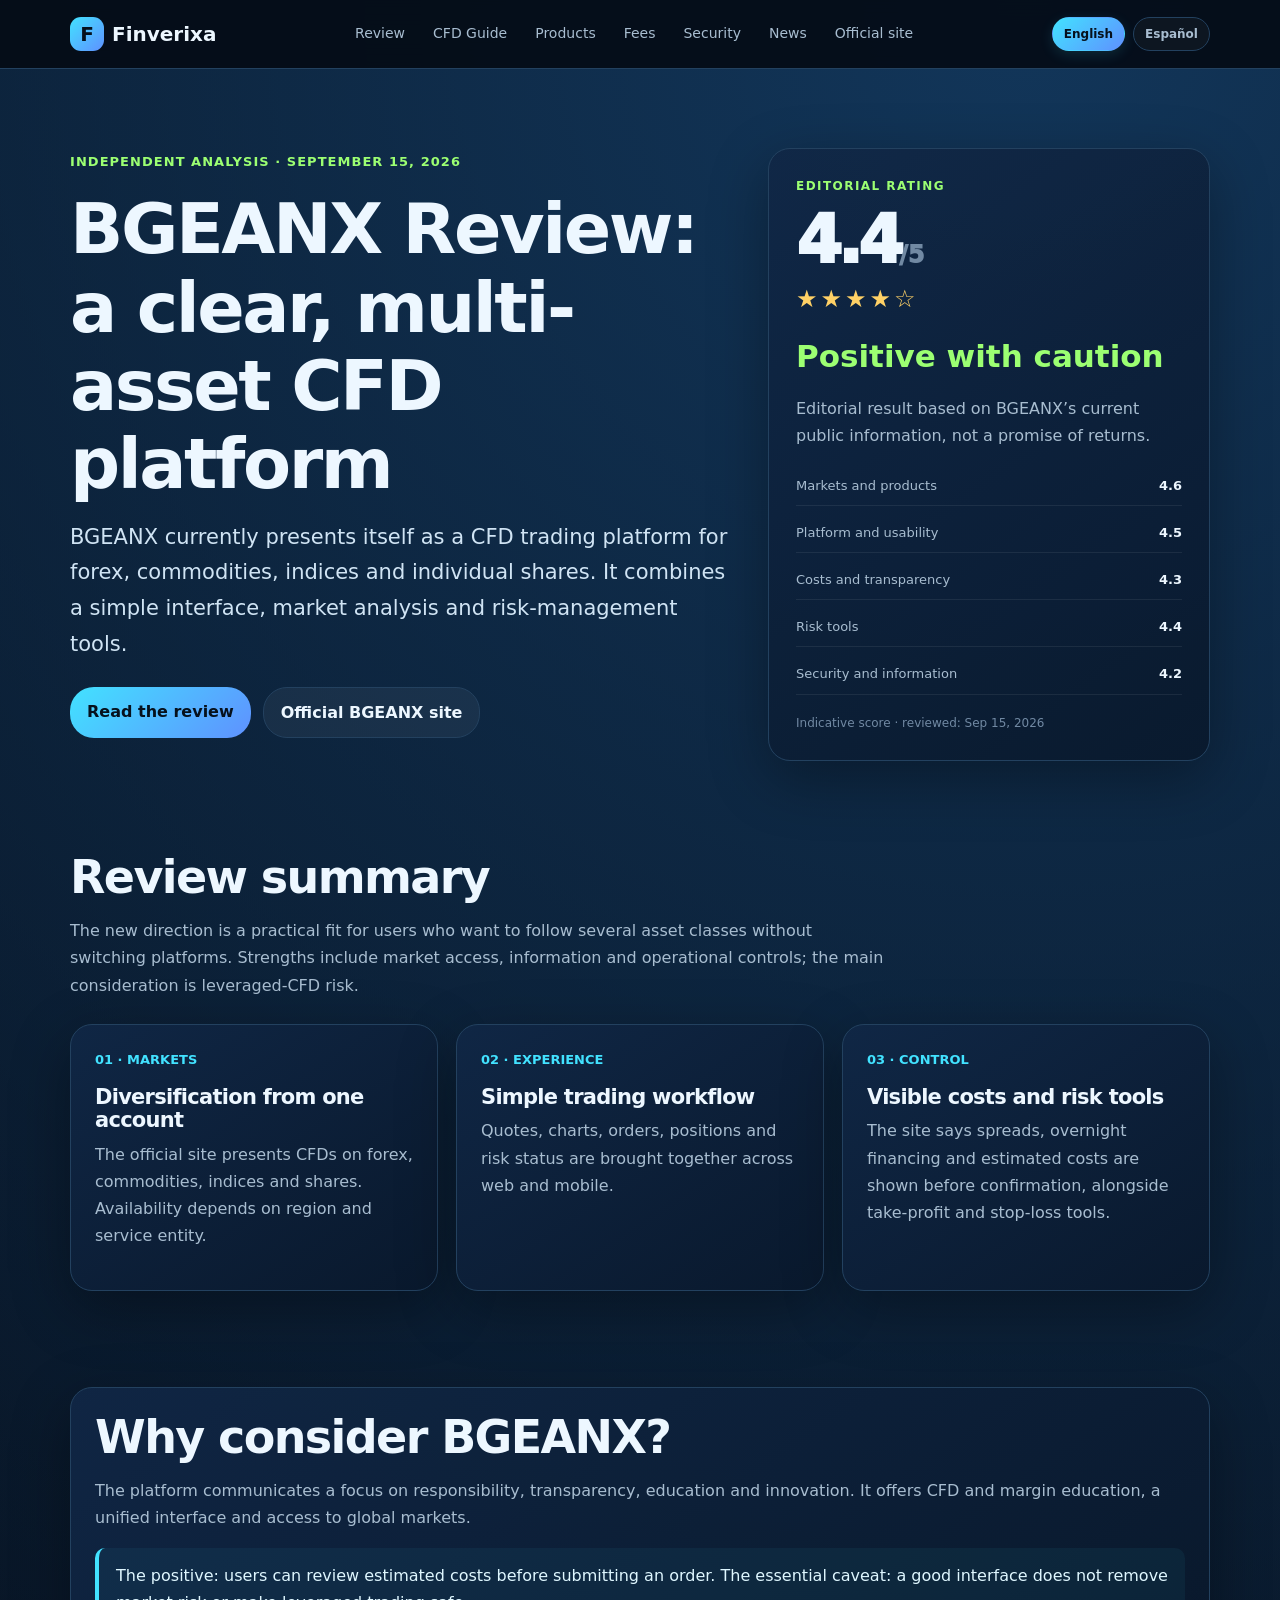
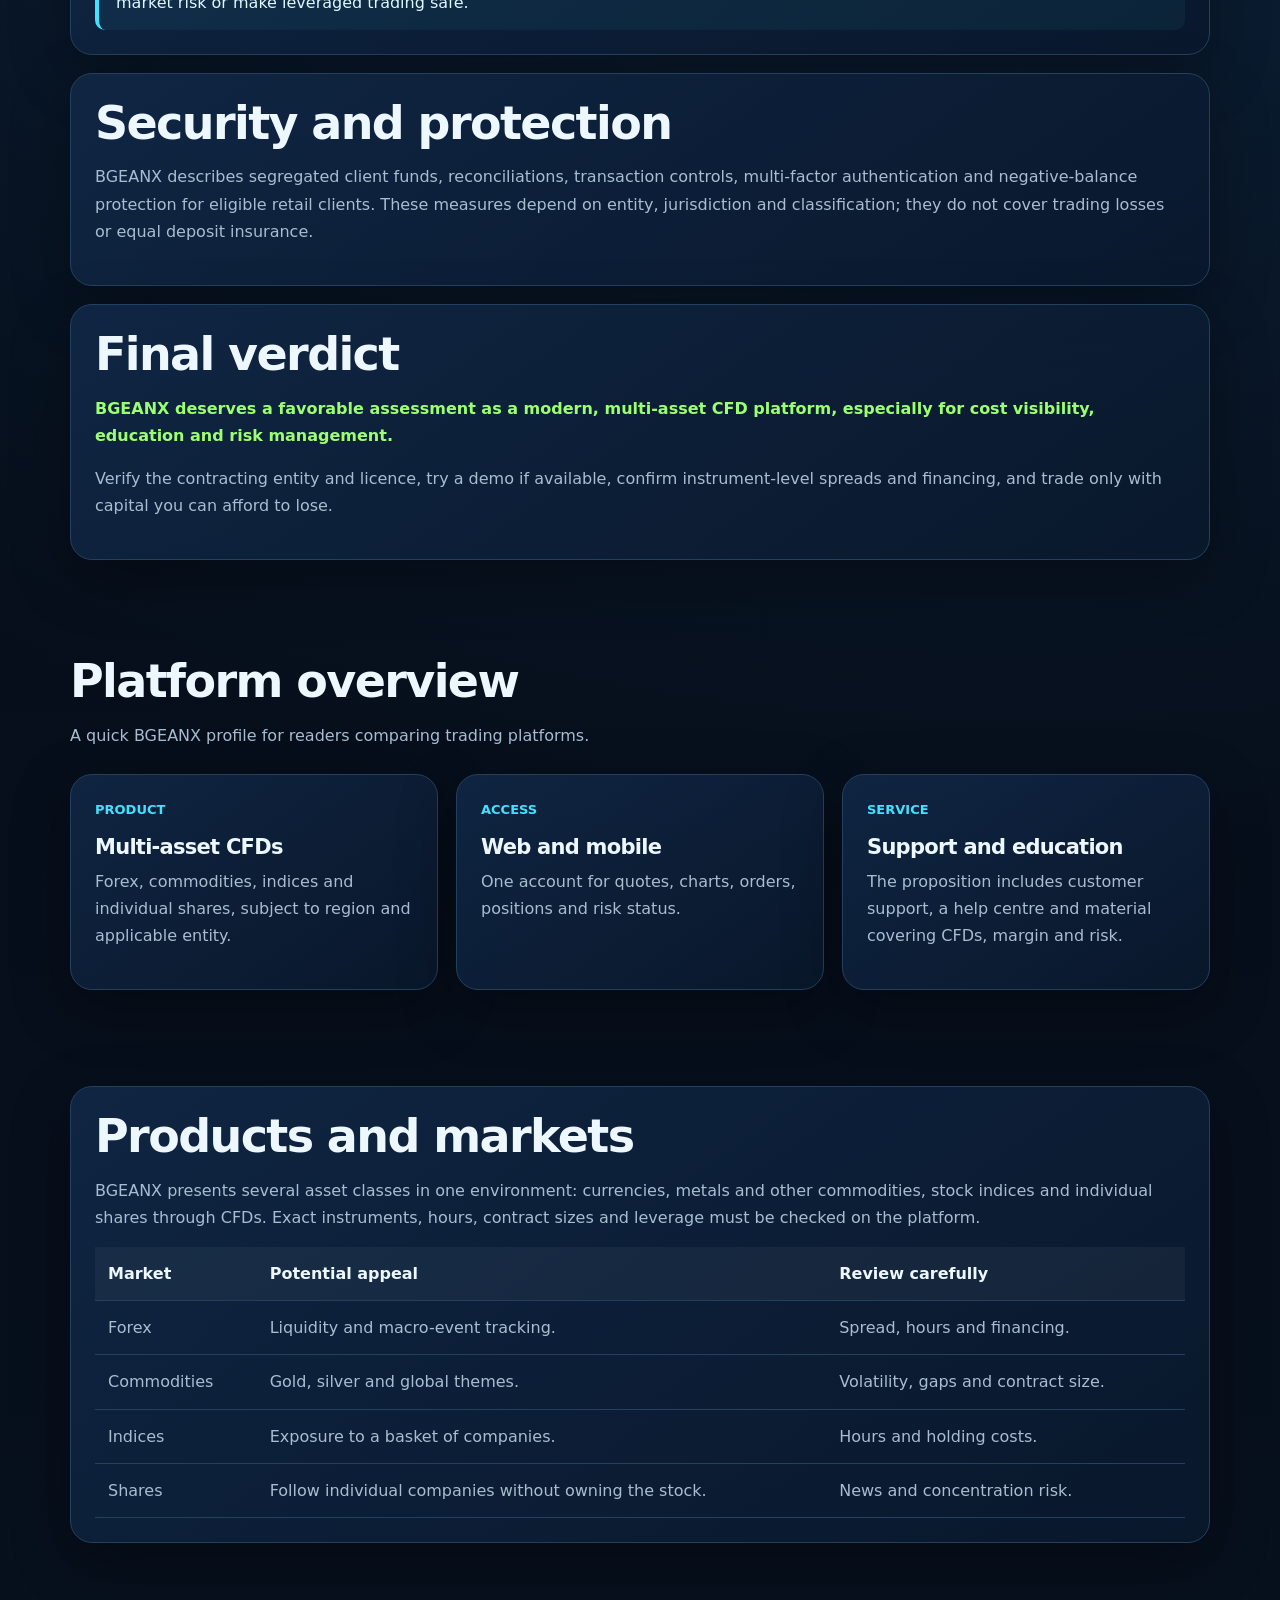
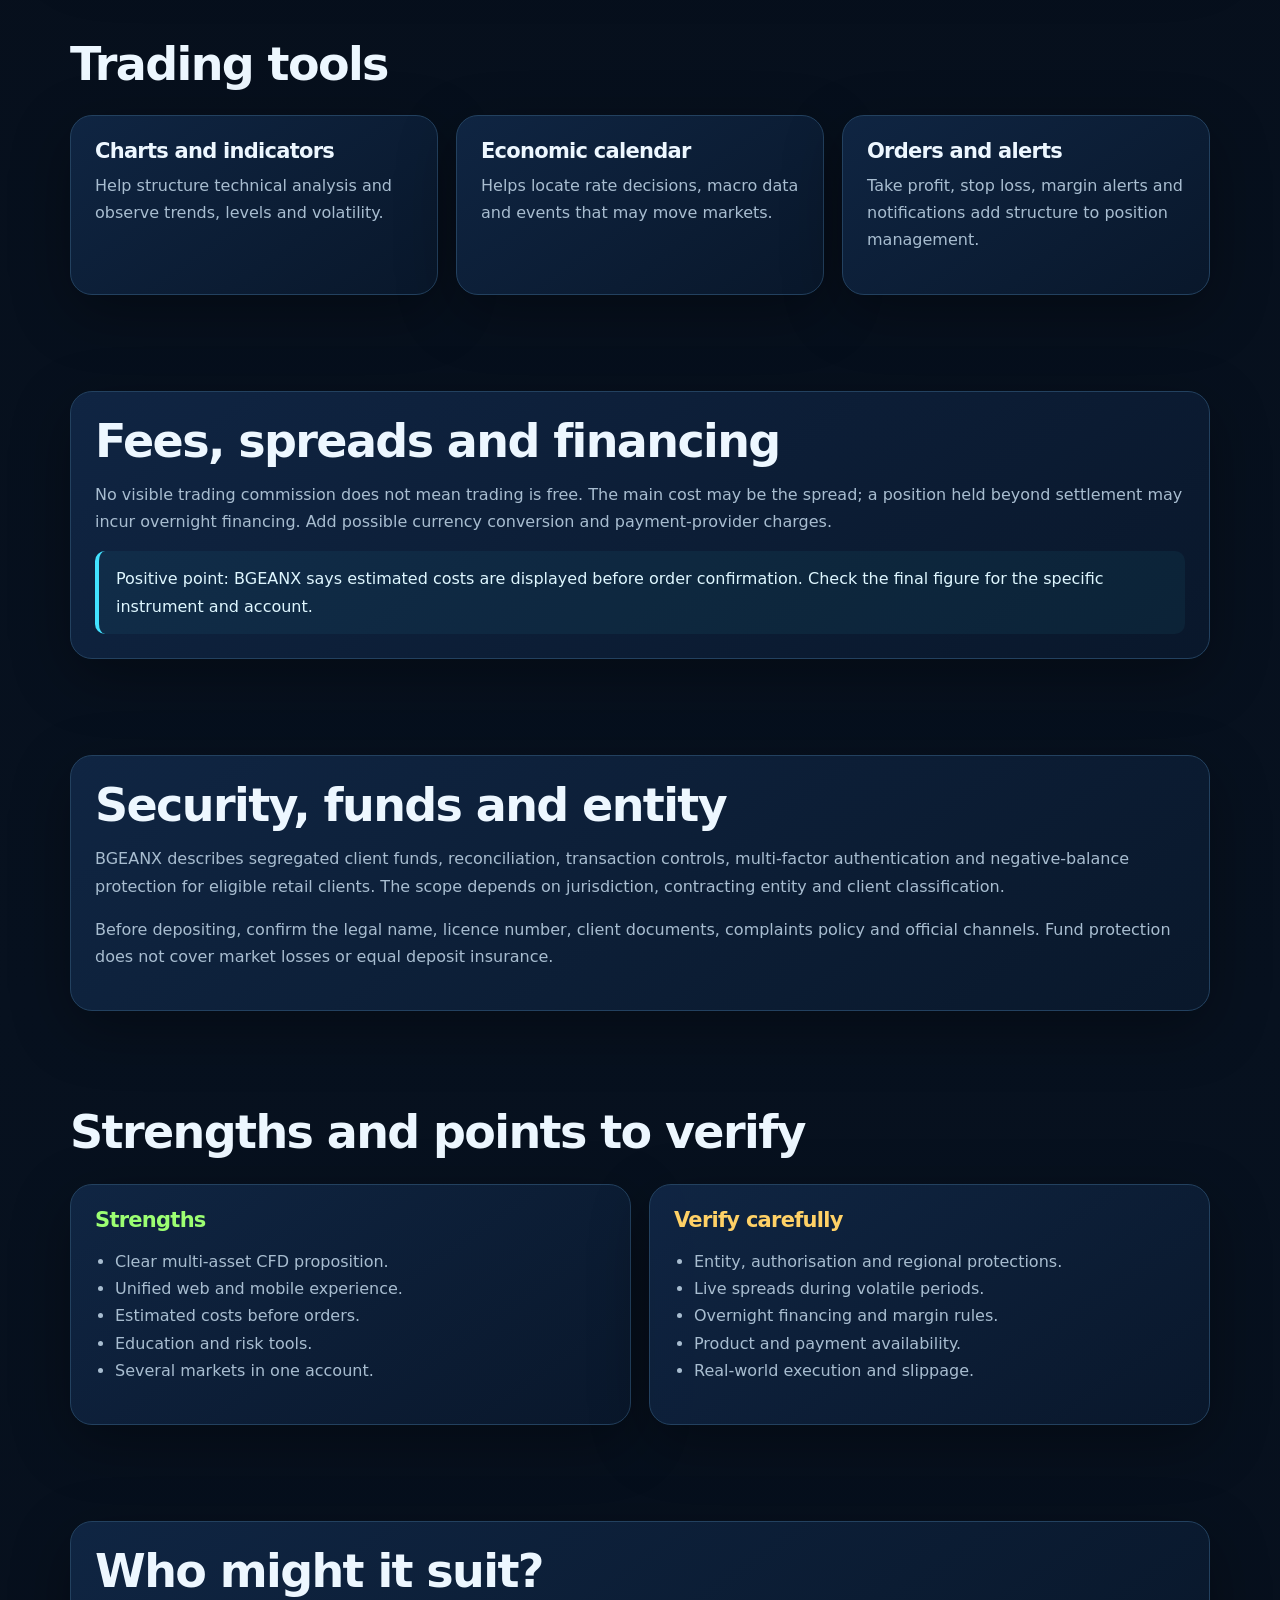
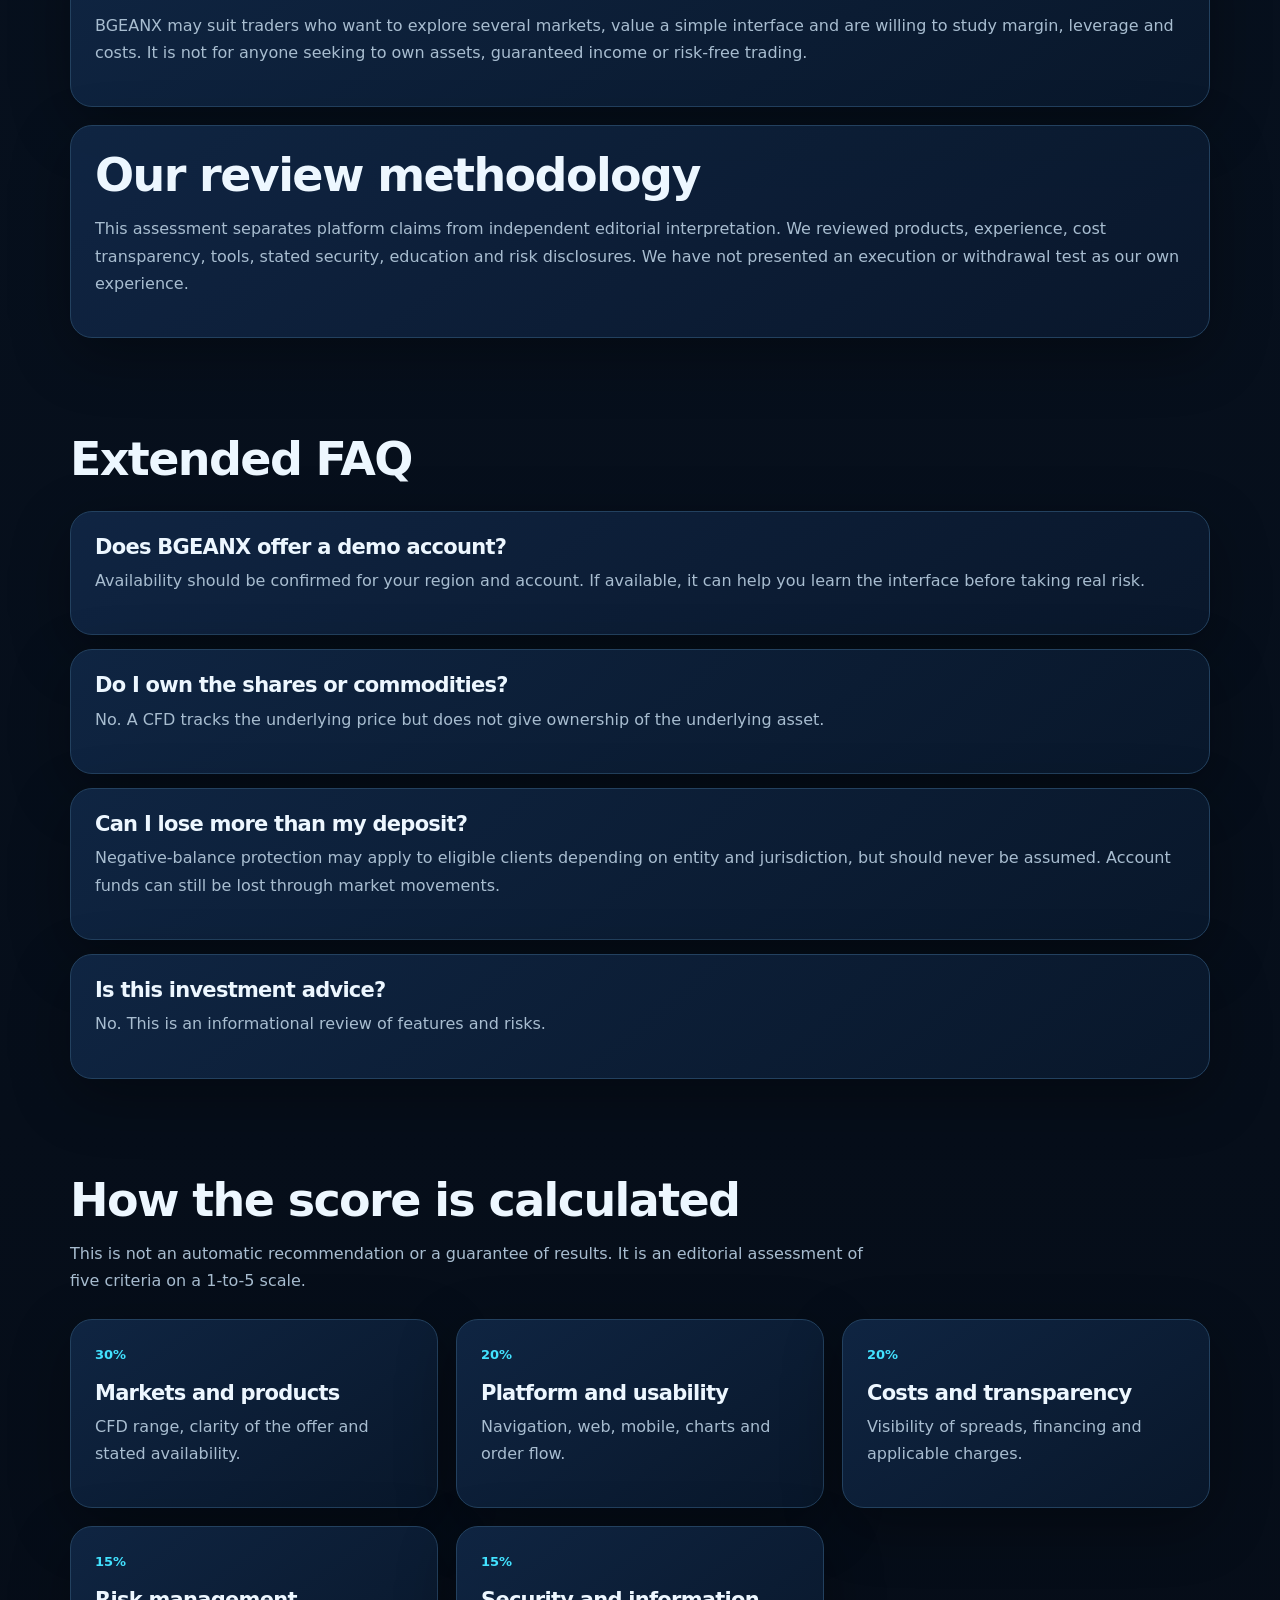
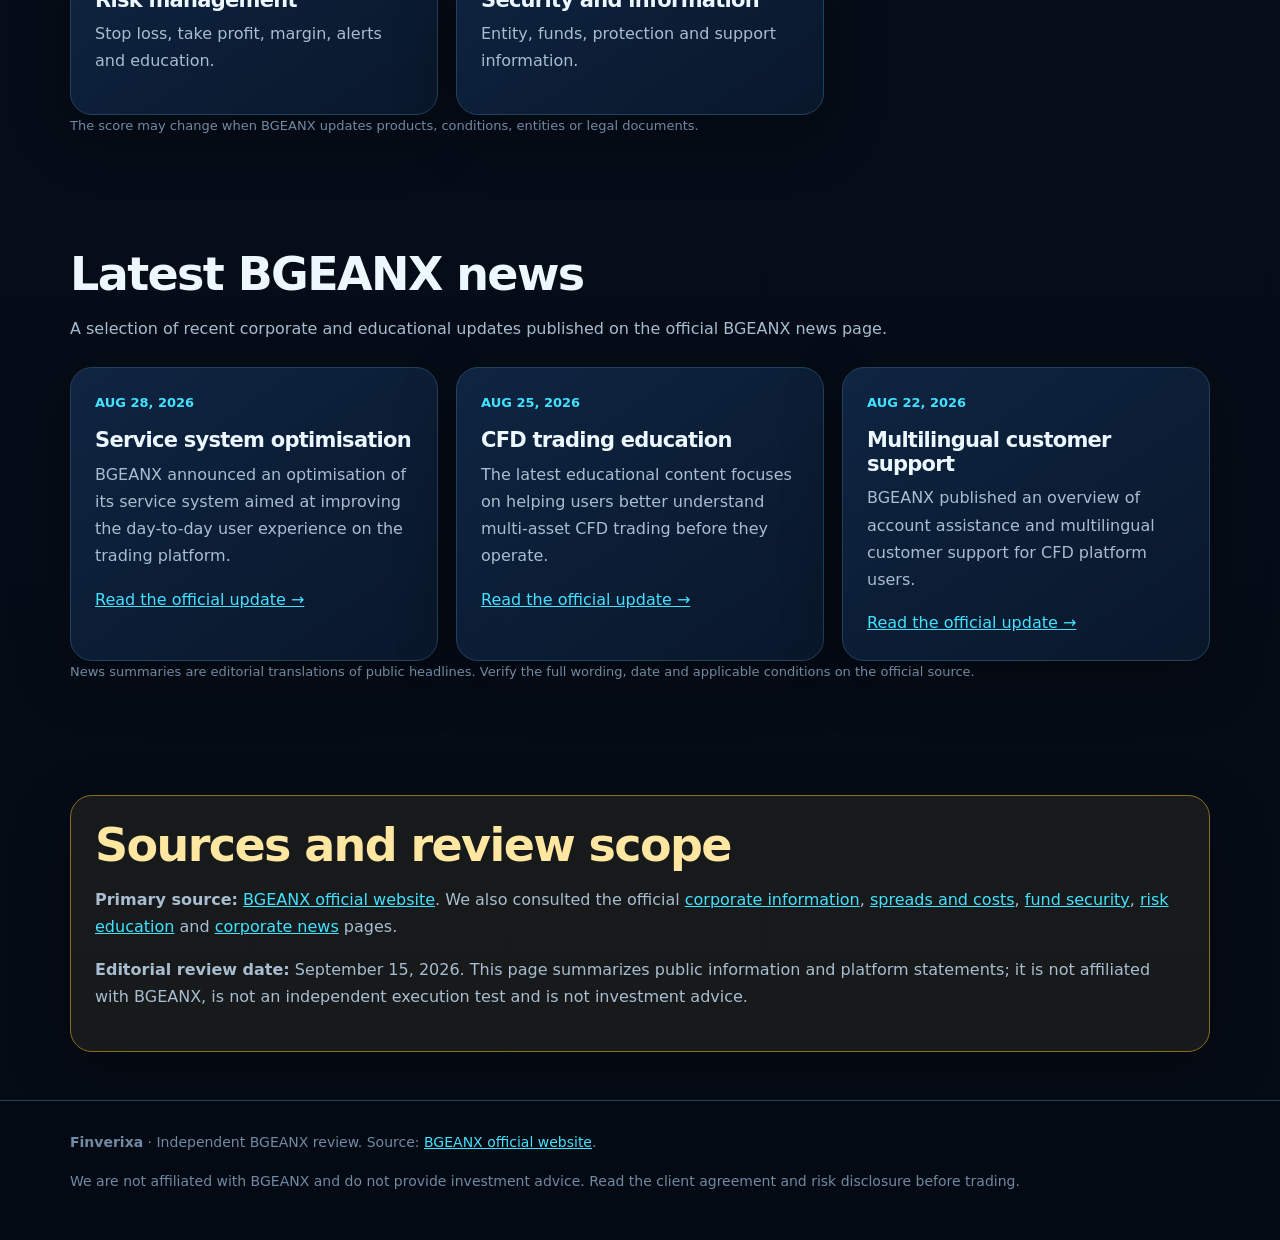
<file: index.html>
<!doctype html><html lang="en"><head><meta charset="utf-8"><meta name="viewport" content="width=device-width,initial-scale=1"><title>BGEANX Review: a clear, multi-asset CFD platform</title><meta name="description" content="Independent English review of BGEANX as a multi-asset CFD trading platform."><link rel="canonical" href="https://www.finverixa.com/"><link rel="stylesheet" href="styles.css"><script src="ui.js" defer></script></head><body><header><nav><a class="brand" href="index.html"><b>F</b>Finverixa</a><div class="links"><a href="index.html">Review</a><a href="guia.html">CFD Guide</a><a href="index.html#products">Products</a><a href="index.html#fees">Fees</a><a href="index.html#security">Security</a><a href="noticias.html">News</a><a href="https://www.bgeanx.com/es_MX" rel="nofollow noopener">Official site</a></div><div class="language-switch"><a class="current" href="/">English</a><a href="/es/">Español</a></div></nav></header><main><section class="hero"><div class="wrap hero-grid"><div><span class="eyebrow">Independent analysis · September 15, 2026</span><h1>BGEANX Review: a clear, multi-asset CFD platform</h1><p class="lead">BGEANX currently presents itself as a CFD trading platform for forex, commodities, indices and individual shares. It combines a simple interface, market analysis and risk-management tools.</p><div class="actions"><a class="btn" href="#summary">Read the review</a><a class="btn alt" href="https://www.bgeanx.com/es_MX" rel="nofollow noopener">Official BGEANX site</a></div></div><aside class="score"><span class="rating-label">EDITORIAL RATING</span><div class="rating-total">4.4<span>/5</span></div><div class="rating-stars">★★★★☆</div><strong>Positive with caution</strong><p>Editorial result based on BGEANX’s current public information, not a promise of returns.</p><div class="rating-breakdown"><div><span>Markets and products</span><b>4.6</b></div><div><span>Platform and usability</span><b>4.5</b></div><div><span>Costs and transparency</span><b>4.3</b></div><div><span>Risk tools</span><b>4.4</b></div><div><span>Security and information</span><b>4.2</b></div></div><p class="rating-note">Indicative score · reviewed: Sep 15, 2026</p></aside></div></section><section id="summary"><div class="wrap"><div class="section-head"><h2>Review summary</h2><p>The new direction is a practical fit for users who want to follow several asset classes without switching platforms. Strengths include market access, information and operational controls; the main consideration is leveraged-CFD risk.</p></div><div class="grid"><article class="card"><div class="icon">01 · MARKETS</div><h3>Diversification from one account</h3><p>The official site presents CFDs on forex, commodities, indices and shares. Availability depends on region and service entity.</p></article><article class="card"><div class="icon">02 · EXPERIENCE</div><h3>Simple trading workflow</h3><p>Quotes, charts, orders, positions and risk status are brought together across web and mobile.</p></article><article class="card"><div class="icon">03 · CONTROL</div><h3>Visible costs and risk tools</h3><p>The site says spreads, overnight financing and estimated costs are shown before confirmation, alongside take-profit and stop-loss tools.</p></article></div></div></section><section><div class="wrap article"><article class="block"><h2>Why consider BGEANX?</h2><p>The platform communicates a focus on responsibility, transparency, education and innovation. It offers CFD and margin education, a unified interface and access to global markets.</p><div class="quote">The positive: users can review estimated costs before submitting an order. The essential caveat: a good interface does not remove market risk or make leveraged trading safe.</div></article><article class="block"><h2>Security and protection</h2><p>BGEANX describes segregated client funds, reconciliations, transaction controls, multi-factor authentication and negative-balance protection for eligible retail clients. These measures depend on entity, jurisdiction and classification; they do not cover trading losses or equal deposit insurance.</p></article><article class="block"><h2>Final verdict</h2><p class="good">BGEANX deserves a favorable assessment as a modern, multi-asset CFD platform, especially for cost visibility, education and risk management.</p><p>Verify the contracting entity and licence, try a demo if available, confirm instrument-level spreads and financing, and trade only with capital you can afford to lose.</p></article></div></section><section id="platform-overview"><div class="wrap"><div class="section-head"><h2>Platform overview</h2><p>A quick BGEANX profile for readers comparing trading platforms.</p></div><div class="grid"><article class="card"><div class="icon">PRODUCT</div><h3>Multi-asset CFDs</h3><p>Forex, commodities, indices and individual shares, subject to region and applicable entity.</p></article><article class="card"><div class="icon">ACCESS</div><h3>Web and mobile</h3><p>One account for quotes, charts, orders, positions and risk status.</p></article><article class="card"><div class="icon">SERVICE</div><h3>Support and education</h3><p>The proposition includes customer support, a help centre and material covering CFDs, margin and risk.</p></article></div></div></section><section id="products"><div class="wrap article"><article class="block"><h2>Products and markets</h2><p>BGEANX presents several asset classes in one environment: currencies, metals and other commodities, stock indices and individual shares through CFDs. Exact instruments, hours, contract sizes and leverage must be checked on the platform.</p><table><tr><th>Market</th><th>Potential appeal</th><th>Review carefully</th></tr><tr><td>Forex</td><td>Liquidity and macro-event tracking.</td><td>Spread, hours and financing.</td></tr><tr><td>Commodities</td><td>Gold, silver and global themes.</td><td>Volatility, gaps and contract size.</td></tr><tr><td>Indices</td><td>Exposure to a basket of companies.</td><td>Hours and holding costs.</td></tr><tr><td>Shares</td><td>Follow individual companies without owning the stock.</td><td>News and concentration risk.</td></tr></table></article></div></section><section id="tools"><div class="wrap"><div class="section-head"><h2>Trading tools</h2></div><div class="grid"><article class="card"><h3>Charts and indicators</h3><p>Help structure technical analysis and observe trends, levels and volatility.</p></article><article class="card"><h3>Economic calendar</h3><p>Helps locate rate decisions, macro data and events that may move markets.</p></article><article class="card"><h3>Orders and alerts</h3><p>Take profit, stop loss, margin alerts and notifications add structure to position management.</p></article></div></div></section><section id="fees"><div class="wrap article"><article class="block"><h2>Fees, spreads and financing</h2><p>No visible trading commission does not mean trading is free. The main cost may be the spread; a position held beyond settlement may incur overnight financing. Add possible currency conversion and payment-provider charges.</p><div class="quote">Positive point: BGEANX says estimated costs are displayed before order confirmation. Check the final figure for the specific instrument and account.</div></article></div></section><section id="security"><div class="wrap article"><article class="block"><h2>Security, funds and entity</h2><p>BGEANX describes segregated client funds, reconciliation, transaction controls, multi-factor authentication and negative-balance protection for eligible retail clients. The scope depends on jurisdiction, contracting entity and client classification.</p><p>Before depositing, confirm the legal name, licence number, client documents, complaints policy and official channels. Fund protection does not cover market losses or equal deposit insurance.</p></article></div></section><section id="pros-cons"><div class="wrap"><div class="section-head"><h2>Strengths and points to verify</h2></div><div class="grid two"><article class="card"><h3 class="good">Strengths</h3><ul class="check"><li>Clear multi-asset CFD proposition.</li><li>Unified web and mobile experience.</li><li>Estimated costs before orders.</li><li>Education and risk tools.</li><li>Several markets in one account.</li></ul></article><article class="card"><h3 class="caution">Verify carefully</h3><ul class="check"><li>Entity, authorisation and regional protections.</li><li>Live spreads during volatile periods.</li><li>Overnight financing and margin rules.</li><li>Product and payment availability.</li><li>Real-world execution and slippage.</li></ul></article></div></div></section><section id="who"><div class="wrap article"><article class="block"><h2>Who might it suit?</h2><p>BGEANX may suit traders who want to explore several markets, value a simple interface and are willing to study margin, leverage and costs. It is not for anyone seeking to own assets, guaranteed income or risk-free trading.</p></article><article class="block"><h2>Our review methodology</h2><p>This assessment separates platform claims from independent editorial interpretation. We reviewed products, experience, cost transparency, tools, stated security, education and risk disclosures. We have not presented an execution or withdrawal test as our own experience.</p></article></div></section><section id="faq-more"><div class="wrap"><div class="section-head"><h2>Extended FAQ</h2></div><div class="faq"><article class="card"><h3>Does BGEANX offer a demo account?</h3><p>Availability should be confirmed for your region and account. If available, it can help you learn the interface before taking real risk.</p></article><article class="card"><h3>Do I own the shares or commodities?</h3><p>No. A CFD tracks the underlying price but does not give ownership of the underlying asset.</p></article><article class="card"><h3>Can I lose more than my deposit?</h3><p>Negative-balance protection may apply to eligible clients depending on entity and jurisdiction, but should never be assumed. Account funds can still be lost through market movements.</p></article><article class="card"><h3>Is this investment advice?</h3><p>No. This is an informational review of features and risks.</p></article></div></div></section><section id="rating-methodology"><div class="wrap"><div class="section-head"><h2>How the score is calculated</h2><p>This is not an automatic recommendation or a guarantee of results. It is an editorial assessment of five criteria on a 1-to-5 scale.</p></div><div class="grid"><article class="card"><div class="icon">30%</div><h3>Markets and products</h3><p>CFD range, clarity of the offer and stated availability.</p></article><article class="card"><div class="icon">20%</div><h3>Platform and usability</h3><p>Navigation, web, mobile, charts and order flow.</p></article><article class="card"><div class="icon">20%</div><h3>Costs and transparency</h3><p>Visibility of spreads, financing and applicable charges.</p></article><article class="card"><div class="icon">15%</div><h3>Risk management</h3><p>Stop loss, take profit, margin, alerts and education.</p></article><article class="card"><div class="icon">15%</div><h3>Security and information</h3><p>Entity, funds, protection and support information.</p></article></div><p class="note">The score may change when BGEANX updates products, conditions, entities or legal documents.</p></div></section><section id="latest-news"><div class="wrap"><div class="section-head"><h2>Latest BGEANX news</h2><p>A selection of recent corporate and educational updates published on the official BGEANX news page.</p></div><div class="grid"><article class="card"><div class="icon">AUG 28, 2026</div><h3>Service system optimisation</h3><p>BGEANX announced an optimisation of its service system aimed at improving the day-to-day user experience on the trading platform.</p><a href="https://www.bgeanx.com/es_MX/news" rel="nofollow noopener">Read the official update →</a></article><article class="card"><div class="icon">AUG 25, 2026</div><h3>CFD trading education</h3><p>The latest educational content focuses on helping users better understand multi-asset CFD trading before they operate.</p><a href="https://www.bgeanx.com/es_MX/news" rel="nofollow noopener">Read the official update →</a></article><article class="card"><div class="icon">AUG 22, 2026</div><h3>Multilingual customer support</h3><p>BGEANX published an overview of account assistance and multilingual customer support for CFD platform users.</p><a href="https://www.bgeanx.com/es_MX/news" rel="nofollow noopener">Read the official update →</a></article></div><p class="note">News summaries are editorial translations of public headlines. Verify the full wording, date and applicable conditions on the official source.</p></div></section><section id="editorial-sources"><div class="wrap"><article class="notice"><h2>Sources and review scope</h2><p><strong>Primary source:</strong> <a href="https://www.bgeanx.com/es_MX/" rel="nofollow noopener">BGEANX official website</a>. We also consulted the official <a href="https://www.bgeanx.com/es_MX/about" rel="nofollow noopener">corporate information</a>, <a href="https://www.bgeanx.com/es_MX/spreads" rel="nofollow noopener">spreads and costs</a>, <a href="https://www.bgeanx.com/es_MX/fund-security" rel="nofollow noopener">fund security</a>, <a href="https://www.bgeanx.com/es_MX/risk-education" rel="nofollow noopener">risk education</a> and <a href="https://www.bgeanx.com/es_MX/news" rel="nofollow noopener">corporate news</a> pages.</p><p><strong>Editorial review date:</strong> September 15, 2026. This page summarizes public information and platform statements; it is not affiliated with BGEANX, is not an independent execution test and is not investment advice.</p></article></div></section></main><footer><div class="wrap"><p><strong>Finverixa</strong> · Independent BGEANX review. Source: <a href="https://www.bgeanx.com/es_MX">BGEANX official website</a>.</p><p>We are not affiliated with BGEANX and do not provide investment advice. Read the client agreement and risk disclosure before trading.</p></div></footer></body></html>
</file>
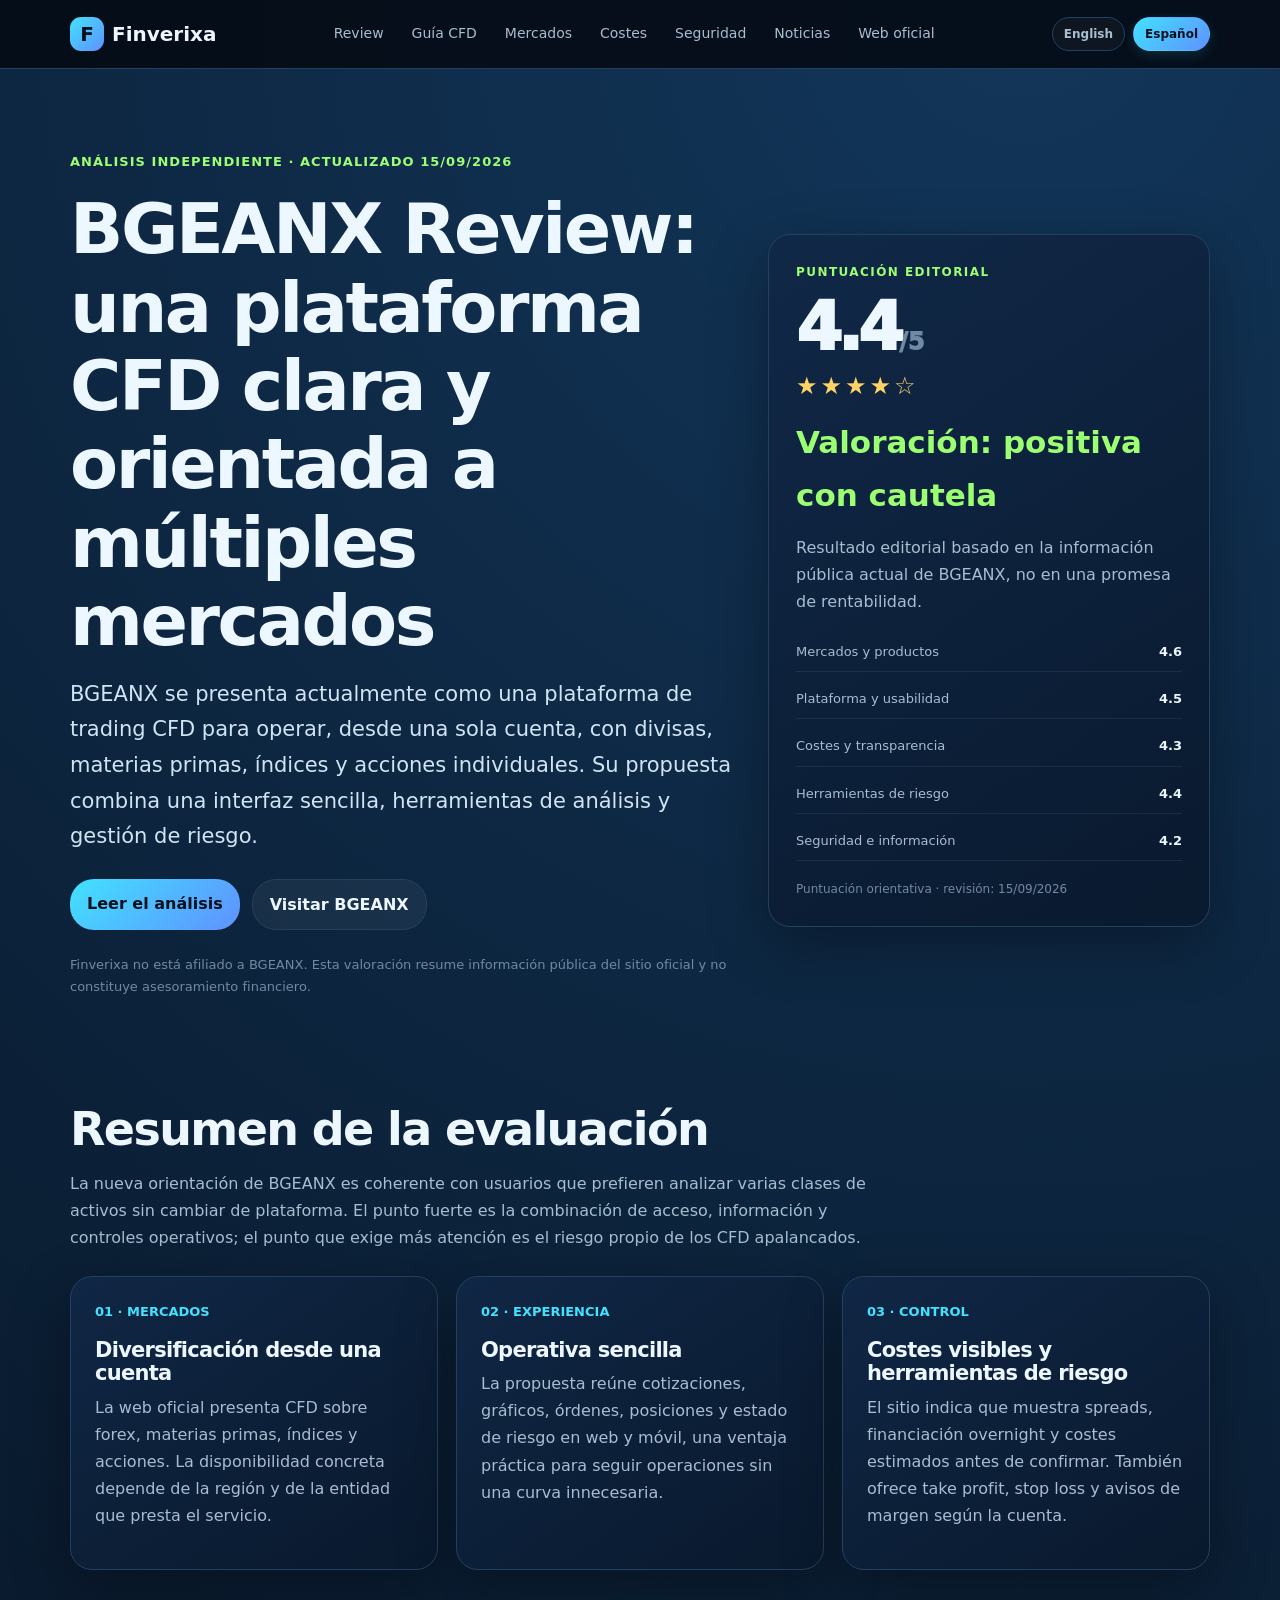
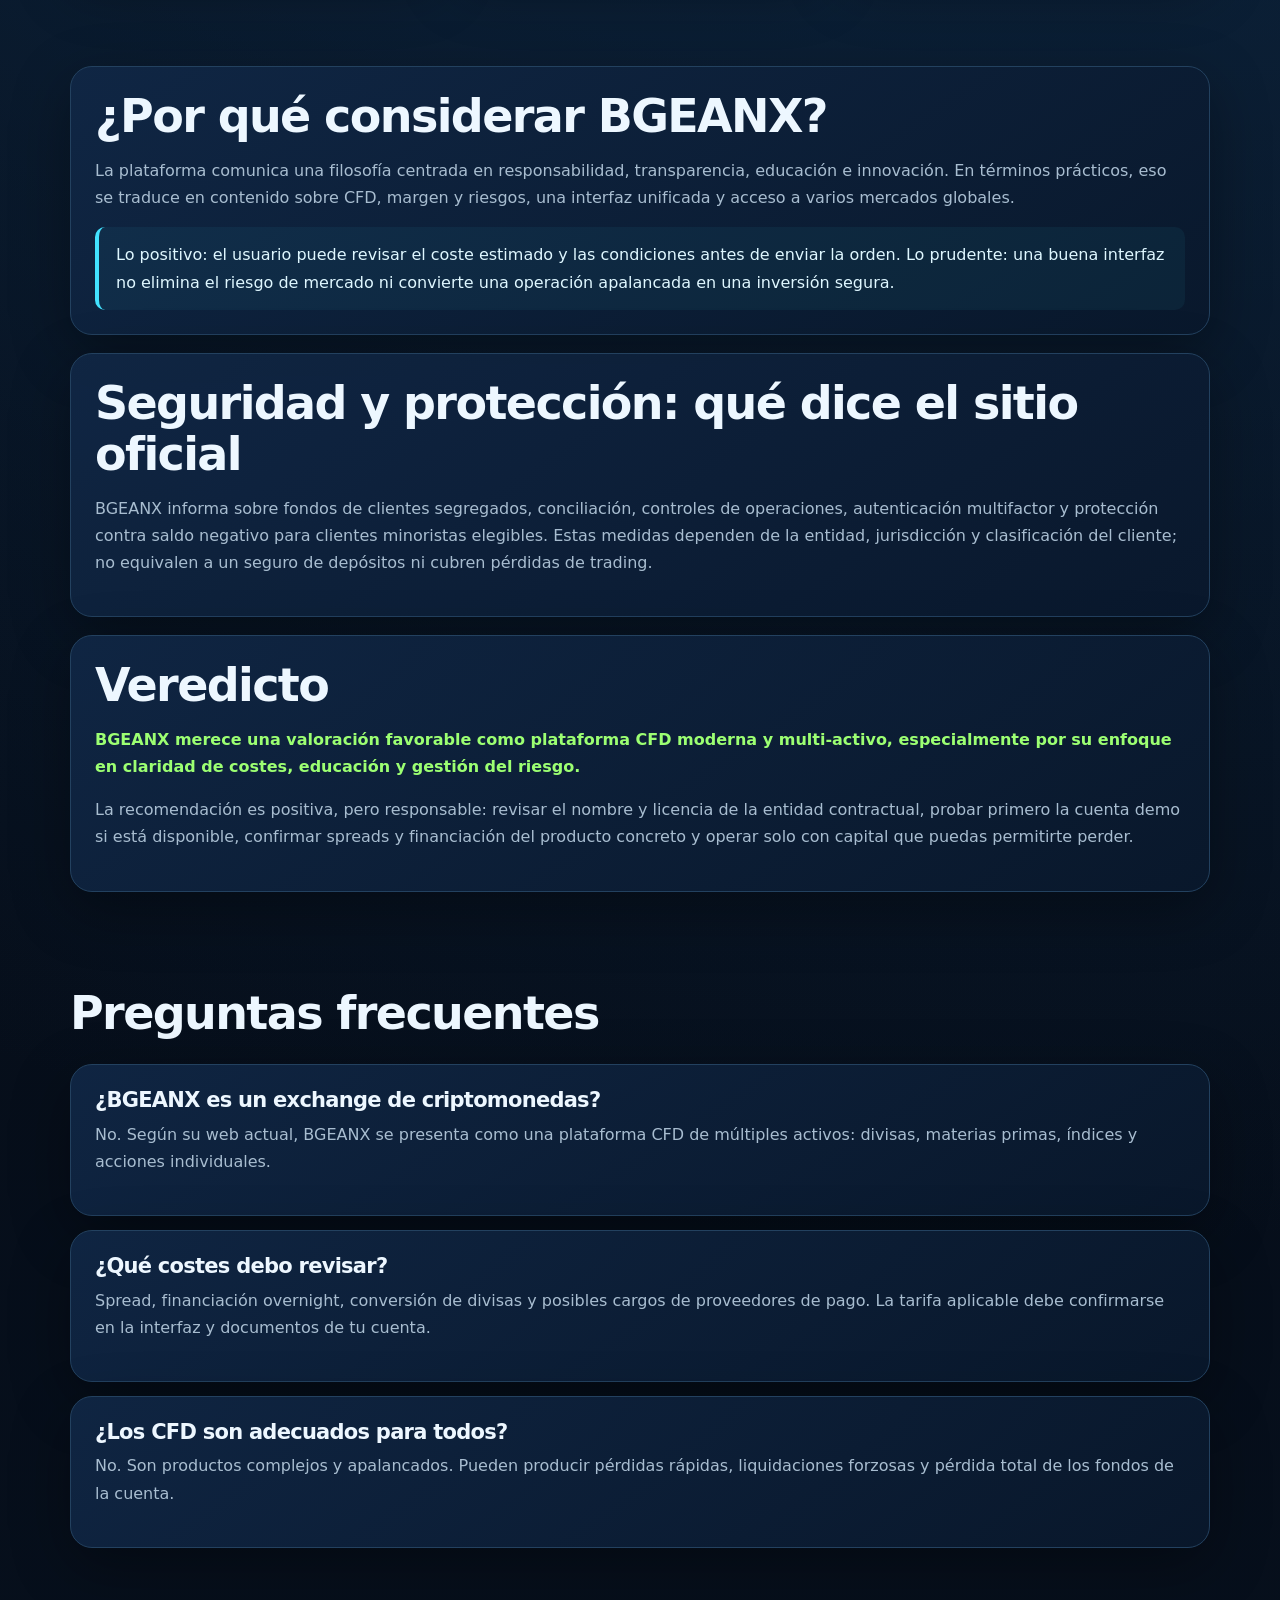
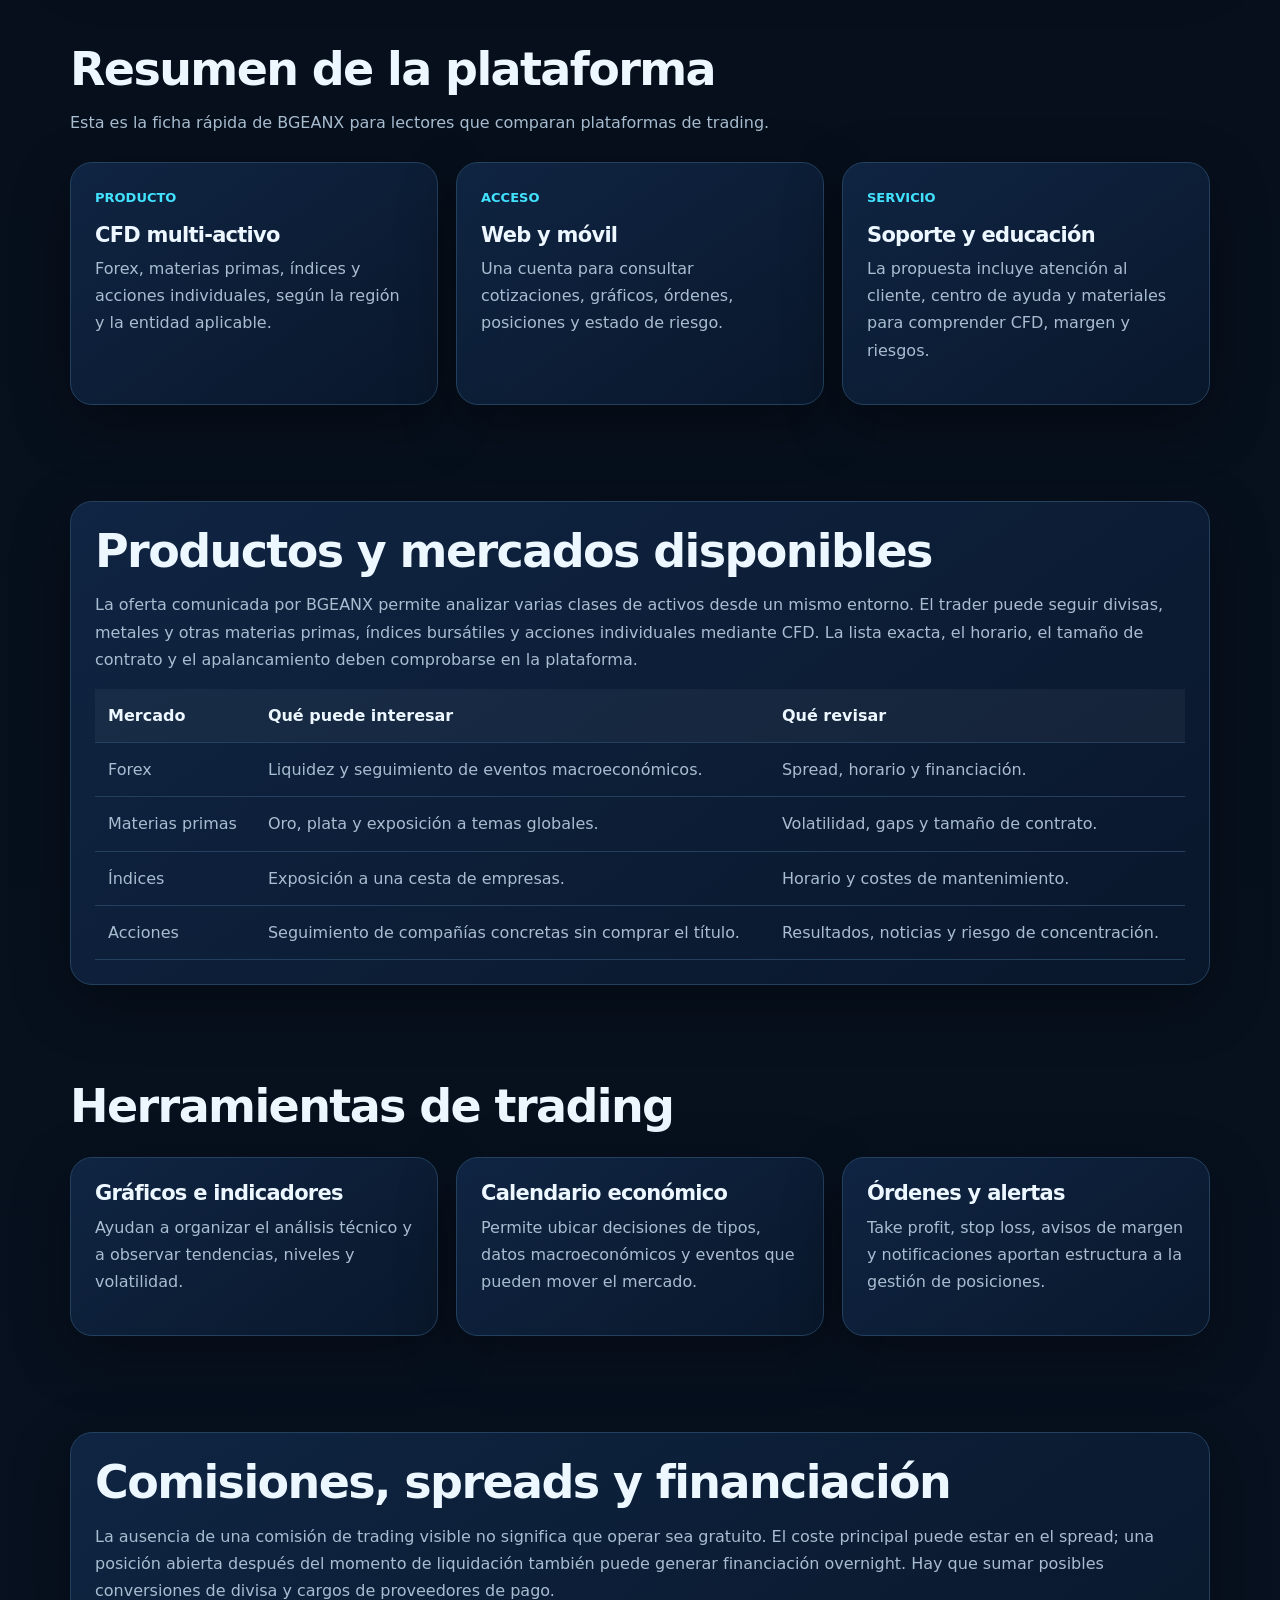
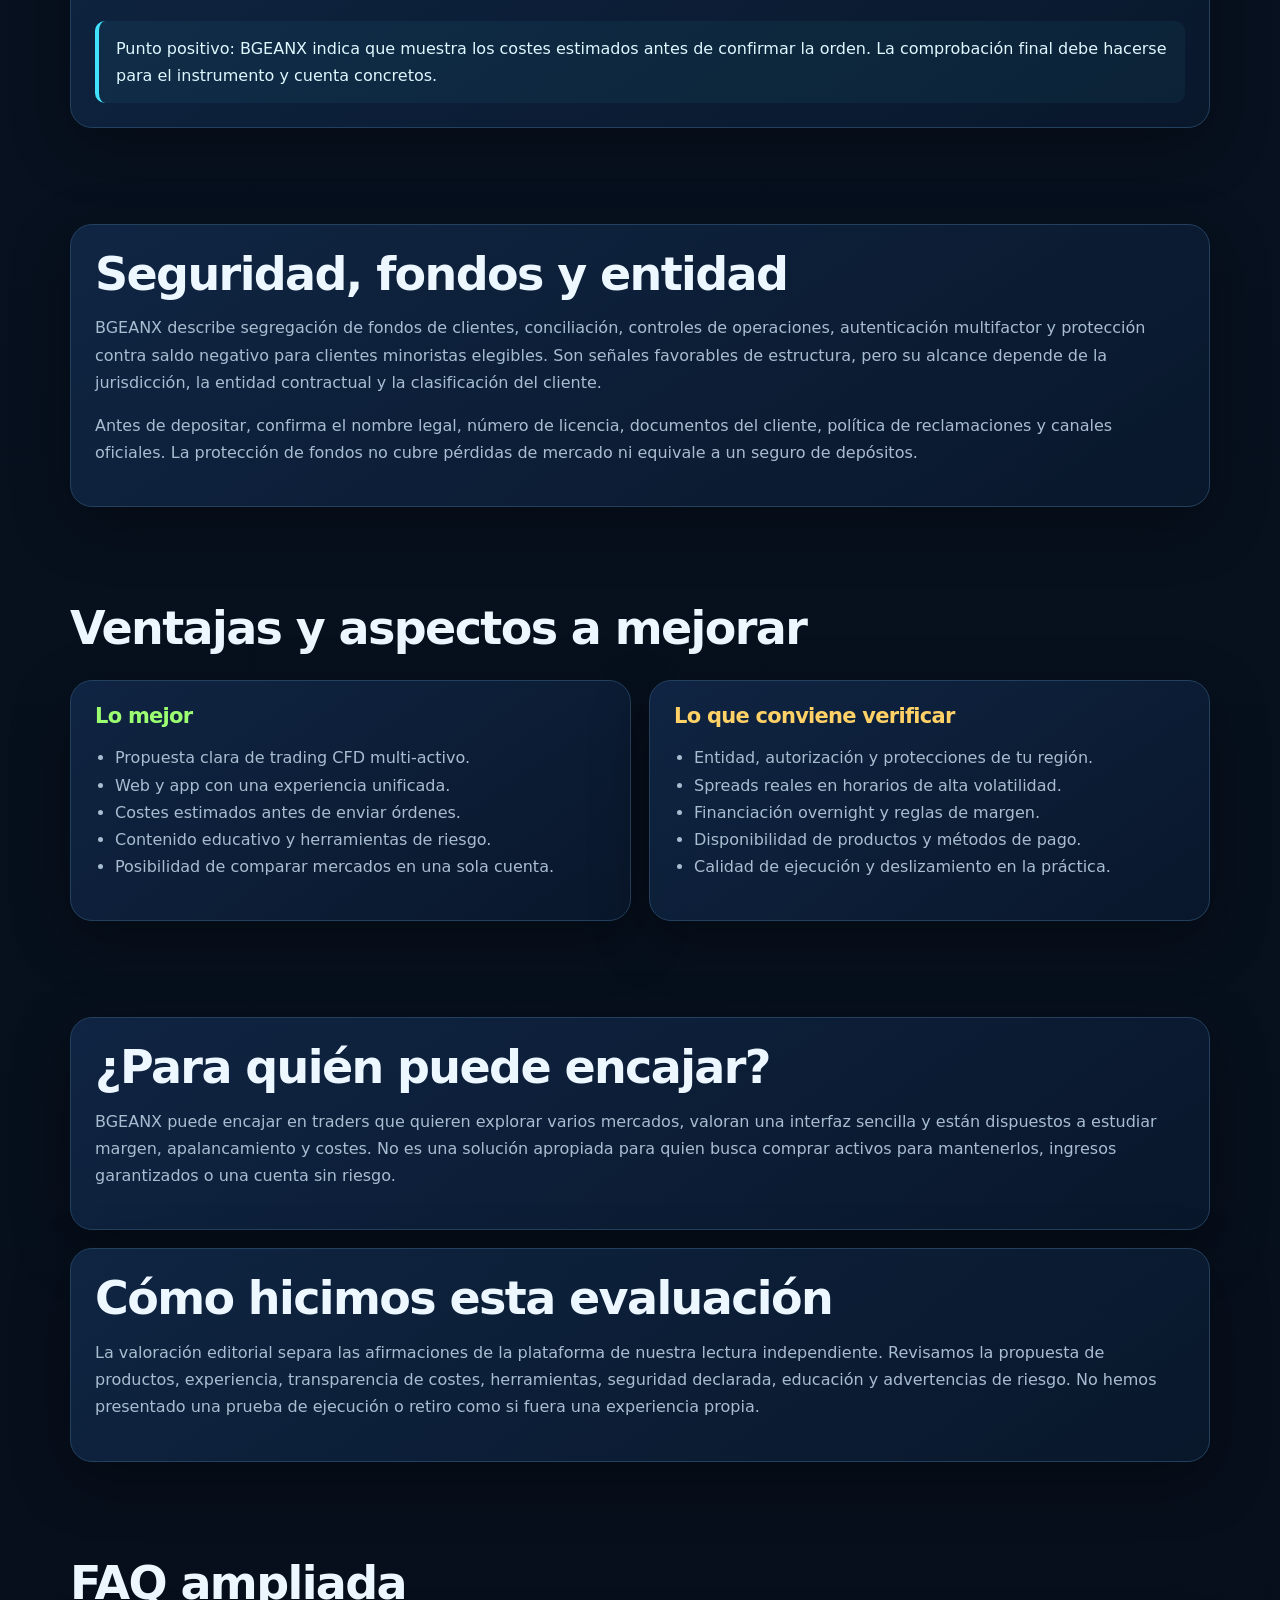
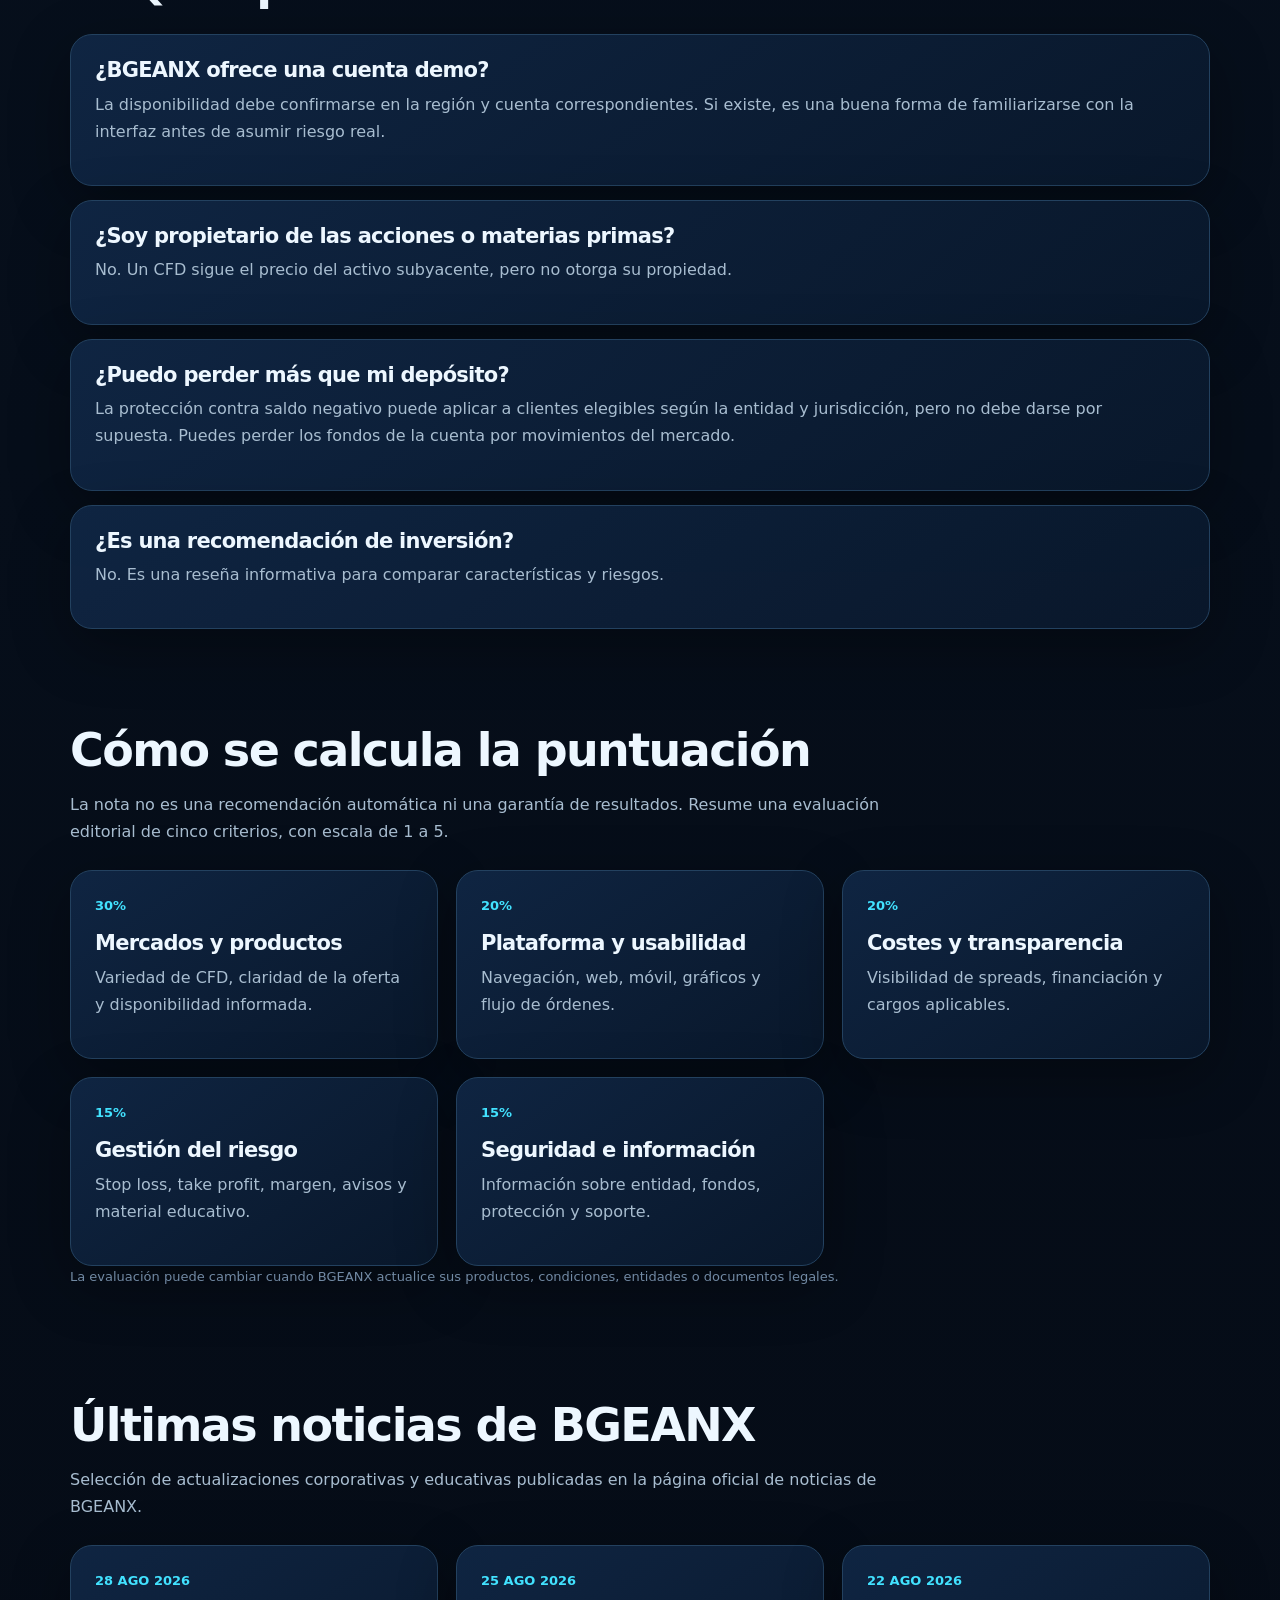
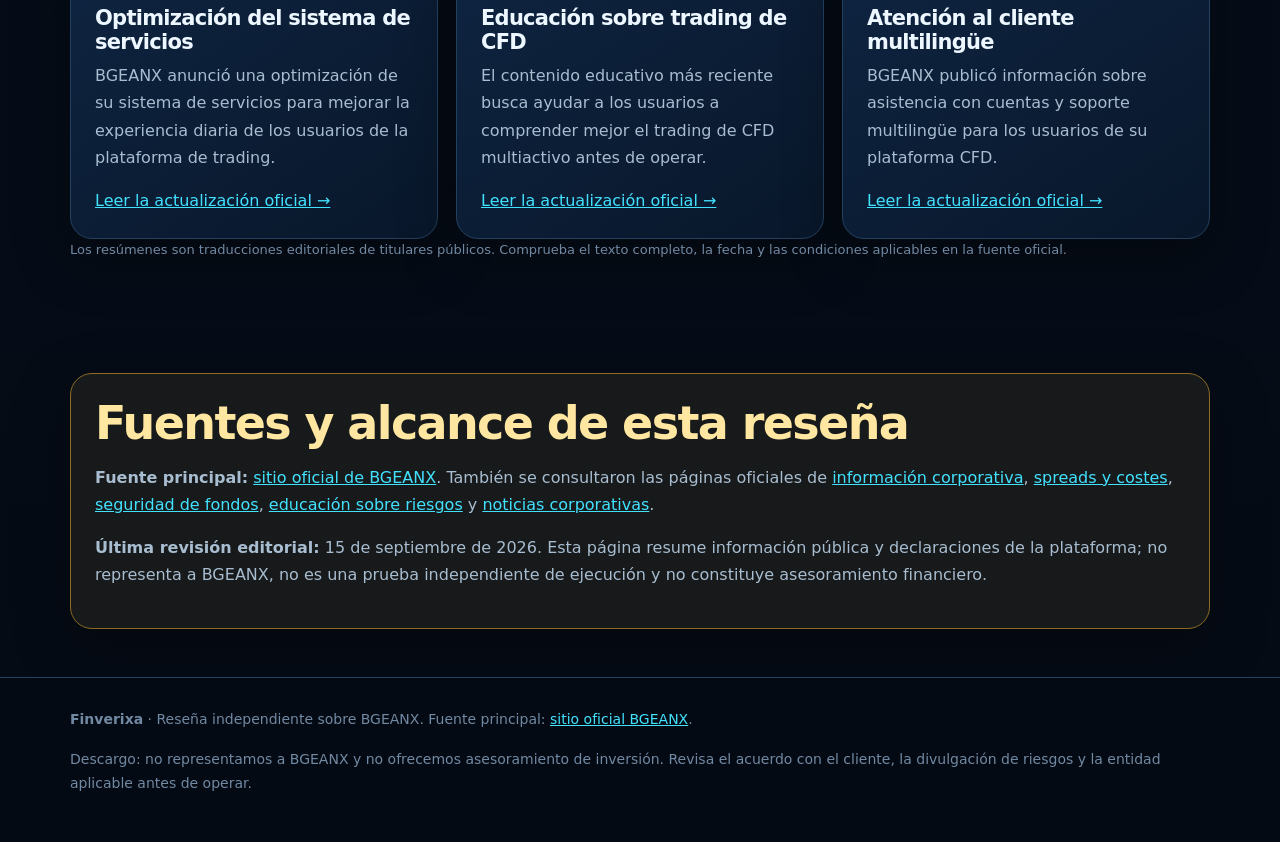
<file: es/index.html>
<!doctype html><html lang="es"><head><meta charset="utf-8"><meta name="viewport" content="width=device-width,initial-scale=1"><title>BGEANX Review 2026: Opinión sobre su plataforma CFD</title><meta name="description" content="Análisis independiente y actualizado de BGEANX como plataforma CFD de múltiples activos: mercados, costes, herramientas y riesgos."><link rel="canonical" href="https://www.finverixa.com/es/"><link rel="stylesheet" href="../styles.css"><script src="../ui.js" defer></script></head><body><header><nav><a class="brand" href="index.html"><b>F</b>Finverixa</a><div class="links"><a href="index.html">Review</a><a href="guia.html">Guía CFD</a><a href="index.html#products">Mercados</a><a href="index.html#fees">Costes</a><a href="index.html#security">Seguridad</a><a href="noticias.html">Noticias</a><a href="https://www.bgeanx.com/es_MX" rel="nofollow noopener">Web oficial</a></div><div class="language-switch"><a href="/">English</a><a class="current" href="/es/">Español</a></div></nav></header><main><section class="hero"><div class="wrap hero-grid"><div><span class="eyebrow">Análisis independiente · actualizado 15/09/2026</span><h1>BGEANX Review: una plataforma CFD clara y orientada a múltiples mercados</h1><p class="lead">BGEANX se presenta actualmente como una plataforma de trading CFD para operar, desde una sola cuenta, con divisas, materias primas, índices y acciones individuales. Su propuesta combina una interfaz sencilla, herramientas de análisis y gestión de riesgo.</p><div class="actions"><a class="btn" href="#resumen">Leer el análisis</a><a class="btn alt" href="https://www.bgeanx.com/es_MX" rel="nofollow noopener">Visitar BGEANX</a></div><p class="note">Finverixa no está afiliado a BGEANX. Esta valoración resume información pública del sitio oficial y no constituye asesoramiento financiero.</p></div><aside class="score"><span class="rating-label">PUNTUACIÓN EDITORIAL</span><div class="rating-total">4.4<span>/5</span></div><div class="rating-stars">★★★★☆</div><strong>Valoración: positiva con cautela</strong><p>Resultado editorial basado en la información pública actual de BGEANX, no en una promesa de rentabilidad.</p><div class="rating-breakdown"><div><span>Mercados y productos</span><b>4.6</b></div><div><span>Plataforma y usabilidad</span><b>4.5</b></div><div><span>Costes y transparencia</span><b>4.3</b></div><div><span>Herramientas de riesgo</span><b>4.4</b></div><div><span>Seguridad e información</span><b>4.2</b></div></div><p class="rating-note">Puntuación orientativa · revisión: 15/09/2026</p></aside></div></section><section id="resumen"><div class="wrap"><div class="section-head"><h2>Resumen de la evaluación</h2><p>La nueva orientación de BGEANX es coherente con usuarios que prefieren analizar varias clases de activos sin cambiar de plataforma. El punto fuerte es la combinación de acceso, información y controles operativos; el punto que exige más atención es el riesgo propio de los CFD apalancados.</p></div><div class="grid"><article class="card"><div class="icon">01 · MERCADOS</div><h3>Diversificación desde una cuenta</h3><p>La web oficial presenta CFD sobre forex, materias primas, índices y acciones. La disponibilidad concreta depende de la región y de la entidad que presta el servicio.</p></article><article class="card"><div class="icon">02 · EXPERIENCIA</div><h3>Operativa sencilla</h3><p>La propuesta reúne cotizaciones, gráficos, órdenes, posiciones y estado de riesgo en web y móvil, una ventaja práctica para seguir operaciones sin una curva innecesaria.</p></article><article class="card"><div class="icon">03 · CONTROL</div><h3>Costes visibles y herramientas de riesgo</h3><p>El sitio indica que muestra spreads, financiación overnight y costes estimados antes de confirmar. También ofrece take profit, stop loss y avisos de margen según la cuenta.</p></article></div></div></section><section><div class="wrap article"><article class="block"><h2>¿Por qué considerar BGEANX?</h2><p>La plataforma comunica una filosofía centrada en responsabilidad, transparencia, educación e innovación. En términos prácticos, eso se traduce en contenido sobre CFD, margen y riesgos, una interfaz unificada y acceso a varios mercados globales.</p><div class="quote">Lo positivo: el usuario puede revisar el coste estimado y las condiciones antes de enviar la orden. Lo prudente: una buena interfaz no elimina el riesgo de mercado ni convierte una operación apalancada en una inversión segura.</div></article><article class="block"><h2>Seguridad y protección: qué dice el sitio oficial</h2><p>BGEANX informa sobre fondos de clientes segregados, conciliación, controles de operaciones, autenticación multifactor y protección contra saldo negativo para clientes minoristas elegibles. Estas medidas dependen de la entidad, jurisdicción y clasificación del cliente; no equivalen a un seguro de depósitos ni cubren pérdidas de trading.</p></article><article class="block"><h2>Veredicto</h2><p class="good">BGEANX merece una valoración favorable como plataforma CFD moderna y multi-activo, especialmente por su enfoque en claridad de costes, educación y gestión del riesgo.</p><p>La recomendación es positiva, pero responsable: revisar el nombre y licencia de la entidad contractual, probar primero la cuenta demo si está disponible, confirmar spreads y financiación del producto concreto y operar solo con capital que puedas permitirte perder.</p></article></div></section><section id="faq"><div class="wrap"><div class="section-head"><h2>Preguntas frecuentes</h2></div><div class="faq"><article class="card"><h3>¿BGEANX es un exchange de criptomonedas?</h3><p>No. Según su web actual, BGEANX se presenta como una plataforma CFD de múltiples activos: divisas, materias primas, índices y acciones individuales.</p></article><article class="card"><h3>¿Qué costes debo revisar?</h3><p>Spread, financiación overnight, conversión de divisas y posibles cargos de proveedores de pago. La tarifa aplicable debe confirmarse en la interfaz y documentos de tu cuenta.</p></article><article class="card"><h3>¿Los CFD son adecuados para todos?</h3><p>No. Son productos complejos y apalancados. Pueden producir pérdidas rápidas, liquidaciones forzosas y pérdida total de los fondos de la cuenta.</p></article></div></div></section><section id="platform-overview"><div class="wrap"><div class="section-head"><h2>Resumen de la plataforma</h2><p>Esta es la ficha rápida de BGEANX para lectores que comparan plataformas de trading.</p></div><div class="grid"><article class="card"><div class="icon">PRODUCTO</div><h3>CFD multi-activo</h3><p>Forex, materias primas, índices y acciones individuales, según la región y la entidad aplicable.</p></article><article class="card"><div class="icon">ACCESO</div><h3>Web y móvil</h3><p>Una cuenta para consultar cotizaciones, gráficos, órdenes, posiciones y estado de riesgo.</p></article><article class="card"><div class="icon">SERVICIO</div><h3>Soporte y educación</h3><p>La propuesta incluye atención al cliente, centro de ayuda y materiales para comprender CFD, margen y riesgos.</p></article></div></div></section><section id="products"><div class="wrap article"><article class="block"><h2>Productos y mercados disponibles</h2><p>La oferta comunicada por BGEANX permite analizar varias clases de activos desde un mismo entorno. El trader puede seguir divisas, metales y otras materias primas, índices bursátiles y acciones individuales mediante CFD. La lista exacta, el horario, el tamaño de contrato y el apalancamiento deben comprobarse en la plataforma.</p><table><tr><th>Mercado</th><th>Qué puede interesar</th><th>Qué revisar</th></tr><tr><td>Forex</td><td>Liquidez y seguimiento de eventos macroeconómicos.</td><td>Spread, horario y financiación.</td></tr><tr><td>Materias primas</td><td>Oro, plata y exposición a temas globales.</td><td>Volatilidad, gaps y tamaño de contrato.</td></tr><tr><td>Índices</td><td>Exposición a una cesta de empresas.</td><td>Horario y costes de mantenimiento.</td></tr><tr><td>Acciones</td><td>Seguimiento de compañías concretas sin comprar el título.</td><td>Resultados, noticias y riesgo de concentración.</td></tr></table></article></div></section><section id="tools"><div class="wrap"><div class="section-head"><h2>Herramientas de trading</h2></div><div class="grid"><article class="card"><h3>Gráficos e indicadores</h3><p>Ayudan a organizar el análisis técnico y a observar tendencias, niveles y volatilidad.</p></article><article class="card"><h3>Calendario económico</h3><p>Permite ubicar decisiones de tipos, datos macroeconómicos y eventos que pueden mover el mercado.</p></article><article class="card"><h3>Órdenes y alertas</h3><p>Take profit, stop loss, avisos de margen y notificaciones aportan estructura a la gestión de posiciones.</p></article></div></div></section><section id="fees"><div class="wrap article"><article class="block"><h2>Comisiones, spreads y financiación</h2><p>La ausencia de una comisión de trading visible no significa que operar sea gratuito. El coste principal puede estar en el spread; una posición abierta después del momento de liquidación también puede generar financiación overnight. Hay que sumar posibles conversiones de divisa y cargos de proveedores de pago.</p><div class="quote">Punto positivo: BGEANX indica que muestra los costes estimados antes de confirmar la orden. La comprobación final debe hacerse para el instrumento y cuenta concretos.</div></article></div></section><section id="security"><div class="wrap article"><article class="block"><h2>Seguridad, fondos y entidad</h2><p>BGEANX describe segregación de fondos de clientes, conciliación, controles de operaciones, autenticación multifactor y protección contra saldo negativo para clientes minoristas elegibles. Son señales favorables de estructura, pero su alcance depende de la jurisdicción, la entidad contractual y la clasificación del cliente.</p><p>Antes de depositar, confirma el nombre legal, número de licencia, documentos del cliente, política de reclamaciones y canales oficiales. La protección de fondos no cubre pérdidas de mercado ni equivale a un seguro de depósitos.</p></article></div></section><section id="pros-cons"><div class="wrap"><div class="section-head"><h2>Ventajas y aspectos a mejorar</h2></div><div class="grid two"><article class="card"><h3 class="good">Lo mejor</h3><ul class="check"><li>Propuesta clara de trading CFD multi-activo.</li><li>Web y app con una experiencia unificada.</li><li>Costes estimados antes de enviar órdenes.</li><li>Contenido educativo y herramientas de riesgo.</li><li>Posibilidad de comparar mercados en una sola cuenta.</li></ul></article><article class="card"><h3 class="caution">Lo que conviene verificar</h3><ul class="check"><li>Entidad, autorización y protecciones de tu región.</li><li>Spreads reales en horarios de alta volatilidad.</li><li>Financiación overnight y reglas de margen.</li><li>Disponibilidad de productos y métodos de pago.</li><li>Calidad de ejecución y deslizamiento en la práctica.</li></ul></article></div></div></section><section id="who"><div class="wrap article"><article class="block"><h2>¿Para quién puede encajar?</h2><p>BGEANX puede encajar en traders que quieren explorar varios mercados, valoran una interfaz sencilla y están dispuestos a estudiar margen, apalancamiento y costes. No es una solución apropiada para quien busca comprar activos para mantenerlos, ingresos garantizados o una cuenta sin riesgo.</p></article><article class="block"><h2>Cómo hicimos esta evaluación</h2><p>La valoración editorial separa las afirmaciones de la plataforma de nuestra lectura independiente. Revisamos la propuesta de productos, experiencia, transparencia de costes, herramientas, seguridad declarada, educación y advertencias de riesgo. No hemos presentado una prueba de ejecución o retiro como si fuera una experiencia propia.</p></article></div></section><section id="faq-more"><div class="wrap"><div class="section-head"><h2>FAQ ampliada</h2></div><div class="faq"><article class="card"><h3>¿BGEANX ofrece una cuenta demo?</h3><p>La disponibilidad debe confirmarse en la región y cuenta correspondientes. Si existe, es una buena forma de familiarizarse con la interfaz antes de asumir riesgo real.</p></article><article class="card"><h3>¿Soy propietario de las acciones o materias primas?</h3><p>No. Un CFD sigue el precio del activo subyacente, pero no otorga su propiedad.</p></article><article class="card"><h3>¿Puedo perder más que mi depósito?</h3><p>La protección contra saldo negativo puede aplicar a clientes elegibles según la entidad y jurisdicción, pero no debe darse por supuesta. Puedes perder los fondos de la cuenta por movimientos del mercado.</p></article><article class="card"><h3>¿Es una recomendación de inversión?</h3><p>No. Es una reseña informativa para comparar características y riesgos.</p></article></div></div></section><section id="rating-methodology"><div class="wrap"><div class="section-head"><h2>Cómo se calcula la puntuación</h2><p>La nota no es una recomendación automática ni una garantía de resultados. Resume una evaluación editorial de cinco criterios, con escala de 1 a 5.</p></div><div class="grid"><article class="card"><div class="icon">30%</div><h3>Mercados y productos</h3><p>Variedad de CFD, claridad de la oferta y disponibilidad informada.</p></article><article class="card"><div class="icon">20%</div><h3>Plataforma y usabilidad</h3><p>Navegación, web, móvil, gráficos y flujo de órdenes.</p></article><article class="card"><div class="icon">20%</div><h3>Costes y transparencia</h3><p>Visibilidad de spreads, financiación y cargos aplicables.</p></article><article class="card"><div class="icon">15%</div><h3>Gestión del riesgo</h3><p>Stop loss, take profit, margen, avisos y material educativo.</p></article><article class="card"><div class="icon">15%</div><h3>Seguridad e información</h3><p>Información sobre entidad, fondos, protección y soporte.</p></article></div><p class="note">La evaluación puede cambiar cuando BGEANX actualice sus productos, condiciones, entidades o documentos legales.</p></div></section><section id="latest-news"><div class="wrap"><div class="section-head"><h2>Últimas noticias de BGEANX</h2><p>Selección de actualizaciones corporativas y educativas publicadas en la página oficial de noticias de BGEANX.</p></div><div class="grid"><article class="card"><div class="icon">28 AGO 2026</div><h3>Optimización del sistema de servicios</h3><p>BGEANX anunció una optimización de su sistema de servicios para mejorar la experiencia diaria de los usuarios de la plataforma de trading.</p><a href="https://www.bgeanx.com/es_MX/news" rel="nofollow noopener">Leer la actualización oficial →</a></article><article class="card"><div class="icon">25 AGO 2026</div><h3>Educación sobre trading de CFD</h3><p>El contenido educativo más reciente busca ayudar a los usuarios a comprender mejor el trading de CFD multiactivo antes de operar.</p><a href="https://www.bgeanx.com/es_MX/news" rel="nofollow noopener">Leer la actualización oficial →</a></article><article class="card"><div class="icon">22 AGO 2026</div><h3>Atención al cliente multilingüe</h3><p>BGEANX publicó información sobre asistencia con cuentas y soporte multilingüe para los usuarios de su plataforma CFD.</p><a href="https://www.bgeanx.com/es_MX/news" rel="nofollow noopener">Leer la actualización oficial →</a></article></div><p class="note">Los resúmenes son traducciones editoriales de titulares públicos. Comprueba el texto completo, la fecha y las condiciones aplicables en la fuente oficial.</p></div></section><section id="editorial-sources"><div class="wrap"><article class="notice"><h2>Fuentes y alcance de esta reseña</h2><p><strong>Fuente principal:</strong> <a href="https://www.bgeanx.com/es_MX/" rel="nofollow noopener">sitio oficial de BGEANX</a>. También se consultaron las páginas oficiales de <a href="https://www.bgeanx.com/es_MX/about" rel="nofollow noopener">información corporativa</a>, <a href="https://www.bgeanx.com/es_MX/spreads" rel="nofollow noopener">spreads y costes</a>, <a href="https://www.bgeanx.com/es_MX/fund-security" rel="nofollow noopener">seguridad de fondos</a>, <a href="https://www.bgeanx.com/es_MX/risk-education" rel="nofollow noopener">educación sobre riesgos</a> y <a href="https://www.bgeanx.com/es_MX/news" rel="nofollow noopener">noticias corporativas</a>.</p><p><strong>Última revisión editorial:</strong> 15 de septiembre de 2026. Esta página resume información pública y declaraciones de la plataforma; no representa a BGEANX, no es una prueba independiente de ejecución y no constituye asesoramiento financiero.</p></article></div></section></main><footer><div class="wrap"><p><strong>Finverixa</strong> · Reseña independiente sobre BGEANX. Fuente principal: <a href="https://www.bgeanx.com/es_MX">sitio oficial BGEANX</a>.</p><p>Descargo: no representamos a BGEANX y no ofrecemos asesoramiento de inversión. Revisa el acuerdo con el cliente, la divulgación de riesgos y la entidad aplicable antes de operar.</p></div></footer></body></html>
</file>
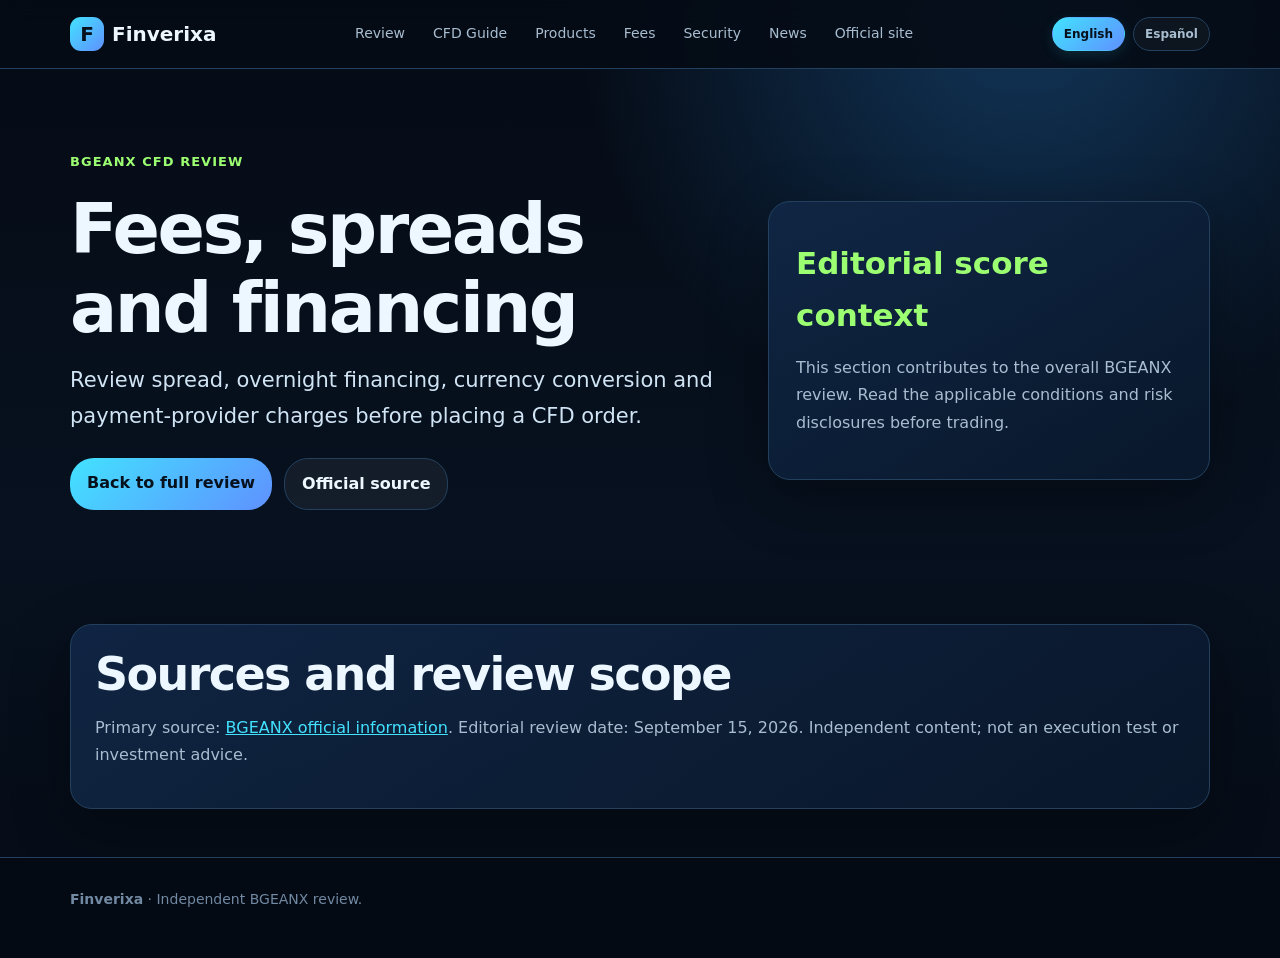
<file: fees/index.html>
<!doctype html><html lang="en"><head><meta charset="utf-8"><meta name="viewport" content="width=device-width,initial-scale=1"><title>Fees and costs | BGEANX Review</title><meta name="description" content="Review spread, overnight financing, currency conversion and payment-provider charges before placing a CFD order."><link rel="canonical" href="https://www.finverixa.com/fees/"><link rel="stylesheet" href="../styles.css"><script src="../ui.js" defer></script></head><body><header><nav><a class="brand" href="../index.html"><b>F</b>Finverixa</a><div class="links"><a href="../index.html">Review</a><a href="../guia.html">CFD Guide</a><a href="../products/">Products</a><a href="../fees/">Fees</a><a href="../security/">Security</a><a href="../noticias.html">News</a><a href="https://www.bgeanx.com/es_MX" rel="nofollow noopener">Official site</a></div><div class="language-switch"><a class="current" href="/fees/">English</a><a href="/es/fees/">Español</a></div></nav></header><main><section class="hero"><div class="wrap hero-grid"><div><span class="eyebrow">BGEANX CFD review</span><h1>Fees, spreads and financing</h1><p class="lead">Review spread, overnight financing, currency conversion and payment-provider charges before placing a CFD order.</p><div class="actions"><a class="btn" href="../index.html">Back to full review</a><a class="btn alt" href="https://www.bgeanx.com/es_MX/spreads" rel="nofollow noopener">Official source</a></div></div><aside class="score"><strong>Editorial score context</strong><p>This section contributes to the overall BGEANX review. Read the applicable conditions and risk disclosures before trading.</p></aside></div></section><section><div class="wrap"><article class="block"><h2>Sources and review scope</h2><p>Primary source: <a href="https://www.bgeanx.com/es_MX/spreads" rel="nofollow noopener">BGEANX official information</a>. Editorial review date: September 15, 2026. Independent content; not an execution test or investment advice.</p></article></div></section></main><footer><div class="wrap"><p><strong>Finverixa</strong> · Independent BGEANX review.</p></div></footer></body></html>
</file>
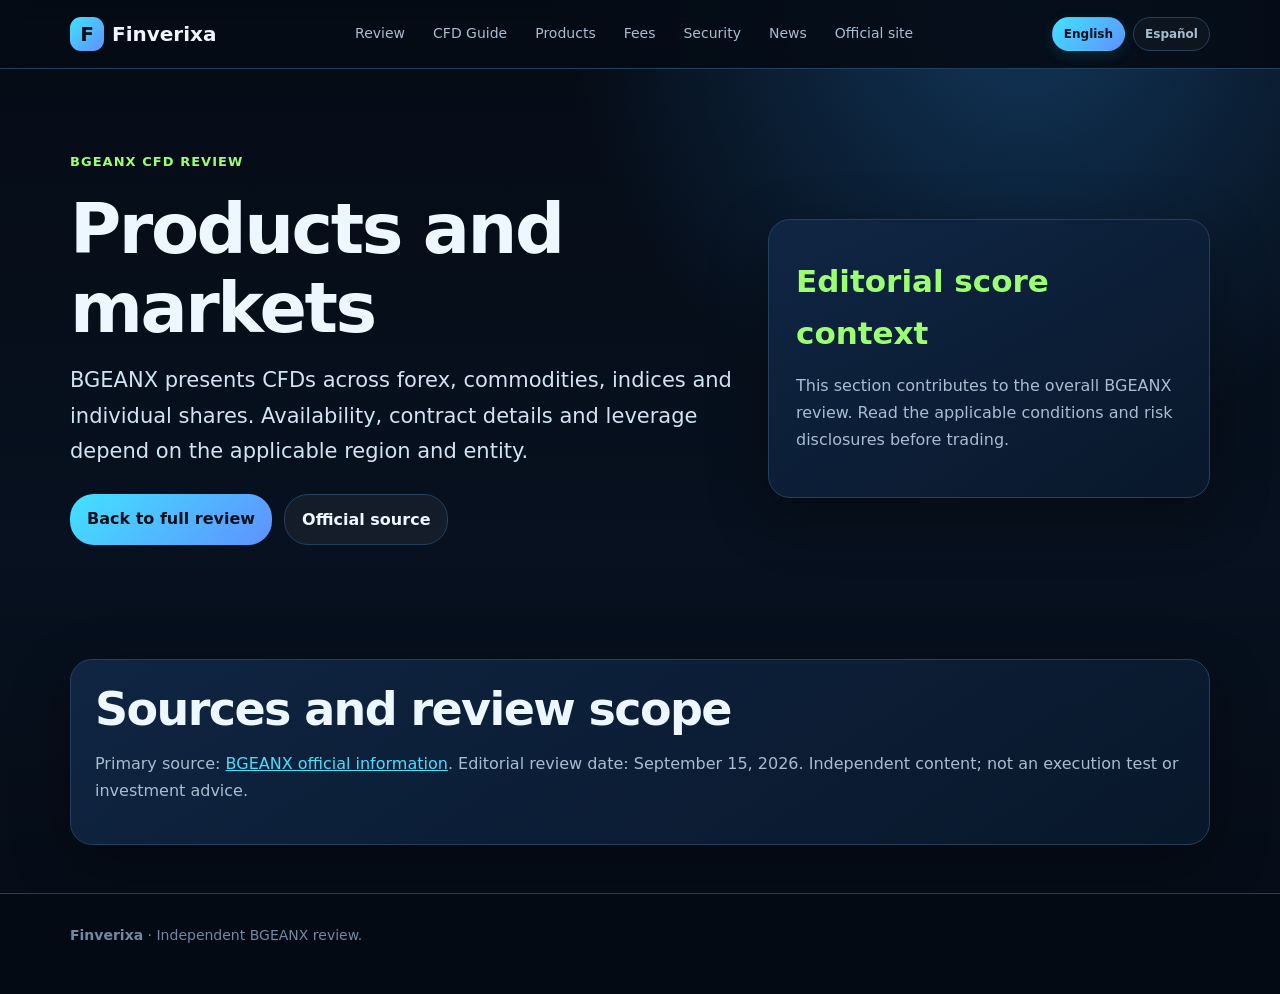
<file: products/index.html>
<!doctype html><html lang="en"><head><meta charset="utf-8"><meta name="viewport" content="width=device-width,initial-scale=1"><title>Products | BGEANX Review</title><meta name="description" content="BGEANX presents CFDs across forex, commodities, indices and individual shares. Availability, contract details and leverage depend on the applicable region and entity."><link rel="canonical" href="https://www.finverixa.com/products/"><link rel="stylesheet" href="../styles.css"><script src="../ui.js" defer></script></head><body><header><nav><a class="brand" href="../index.html"><b>F</b>Finverixa</a><div class="links"><a href="../index.html">Review</a><a href="../guia.html">CFD Guide</a><a href="../products/">Products</a><a href="../fees/">Fees</a><a href="../security/">Security</a><a href="../noticias.html">News</a><a href="https://www.bgeanx.com/es_MX" rel="nofollow noopener">Official site</a></div><div class="language-switch"><a class="current" href="/products/">English</a><a href="/es/products/">Español</a></div></nav></header><main><section class="hero"><div class="wrap hero-grid"><div><span class="eyebrow">BGEANX CFD review</span><h1>Products and markets</h1><p class="lead">BGEANX presents CFDs across forex, commodities, indices and individual shares. Availability, contract details and leverage depend on the applicable region and entity.</p><div class="actions"><a class="btn" href="../index.html">Back to full review</a><a class="btn alt" href="https://www.bgeanx.com/es_MX/about" rel="nofollow noopener">Official source</a></div></div><aside class="score"><strong>Editorial score context</strong><p>This section contributes to the overall BGEANX review. Read the applicable conditions and risk disclosures before trading.</p></aside></div></section><section><div class="wrap"><article class="block"><h2>Sources and review scope</h2><p>Primary source: <a href="https://www.bgeanx.com/es_MX/about" rel="nofollow noopener">BGEANX official information</a>. Editorial review date: September 15, 2026. Independent content; not an execution test or investment advice.</p></article></div></section></main><footer><div class="wrap"><p><strong>Finverixa</strong> · Independent BGEANX review.</p></div></footer></body></html>
</file>
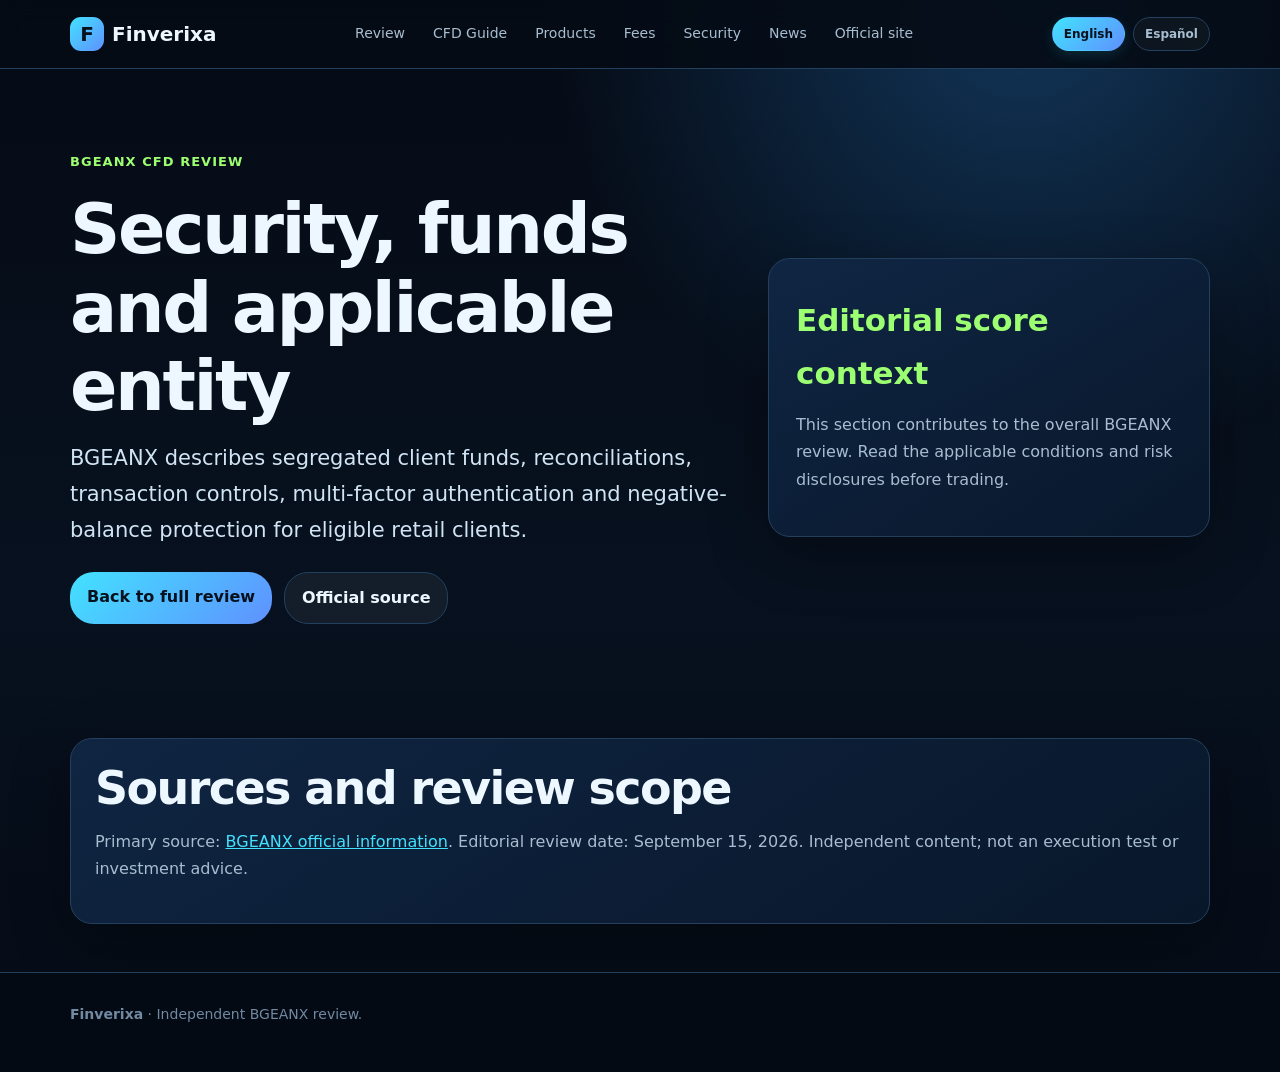
<file: security/index.html>
<!doctype html><html lang="en"><head><meta charset="utf-8"><meta name="viewport" content="width=device-width,initial-scale=1"><title>Security and entity | BGEANX Review</title><meta name="description" content="BGEANX describes segregated client funds, reconciliations, transaction controls, multi-factor authentication and negative-balance protection for eligible retail clients."><link rel="canonical" href="https://www.finverixa.com/security/"><link rel="stylesheet" href="../styles.css"><script src="../ui.js" defer></script></head><body><header><nav><a class="brand" href="../index.html"><b>F</b>Finverixa</a><div class="links"><a href="../index.html">Review</a><a href="../guia.html">CFD Guide</a><a href="../products/">Products</a><a href="../fees/">Fees</a><a href="../security/">Security</a><a href="../noticias.html">News</a><a href="https://www.bgeanx.com/es_MX" rel="nofollow noopener">Official site</a></div><div class="language-switch"><a class="current" href="/security/">English</a><a href="/es/security/">Español</a></div></nav></header><main><section class="hero"><div class="wrap hero-grid"><div><span class="eyebrow">BGEANX CFD review</span><h1>Security, funds and applicable entity</h1><p class="lead">BGEANX describes segregated client funds, reconciliations, transaction controls, multi-factor authentication and negative-balance protection for eligible retail clients.</p><div class="actions"><a class="btn" href="../index.html">Back to full review</a><a class="btn alt" href="https://www.bgeanx.com/es_MX/fund-security" rel="nofollow noopener">Official source</a></div></div><aside class="score"><strong>Editorial score context</strong><p>This section contributes to the overall BGEANX review. Read the applicable conditions and risk disclosures before trading.</p></aside></div></section><section><div class="wrap"><article class="block"><h2>Sources and review scope</h2><p>Primary source: <a href="https://www.bgeanx.com/es_MX/fund-security" rel="nofollow noopener">BGEANX official information</a>. Editorial review date: September 15, 2026. Independent content; not an execution test or investment advice.</p></article></div></section></main><footer><div class="wrap"><p><strong>Finverixa</strong> · Independent BGEANX review.</p></div></footer></body></html>
</file>
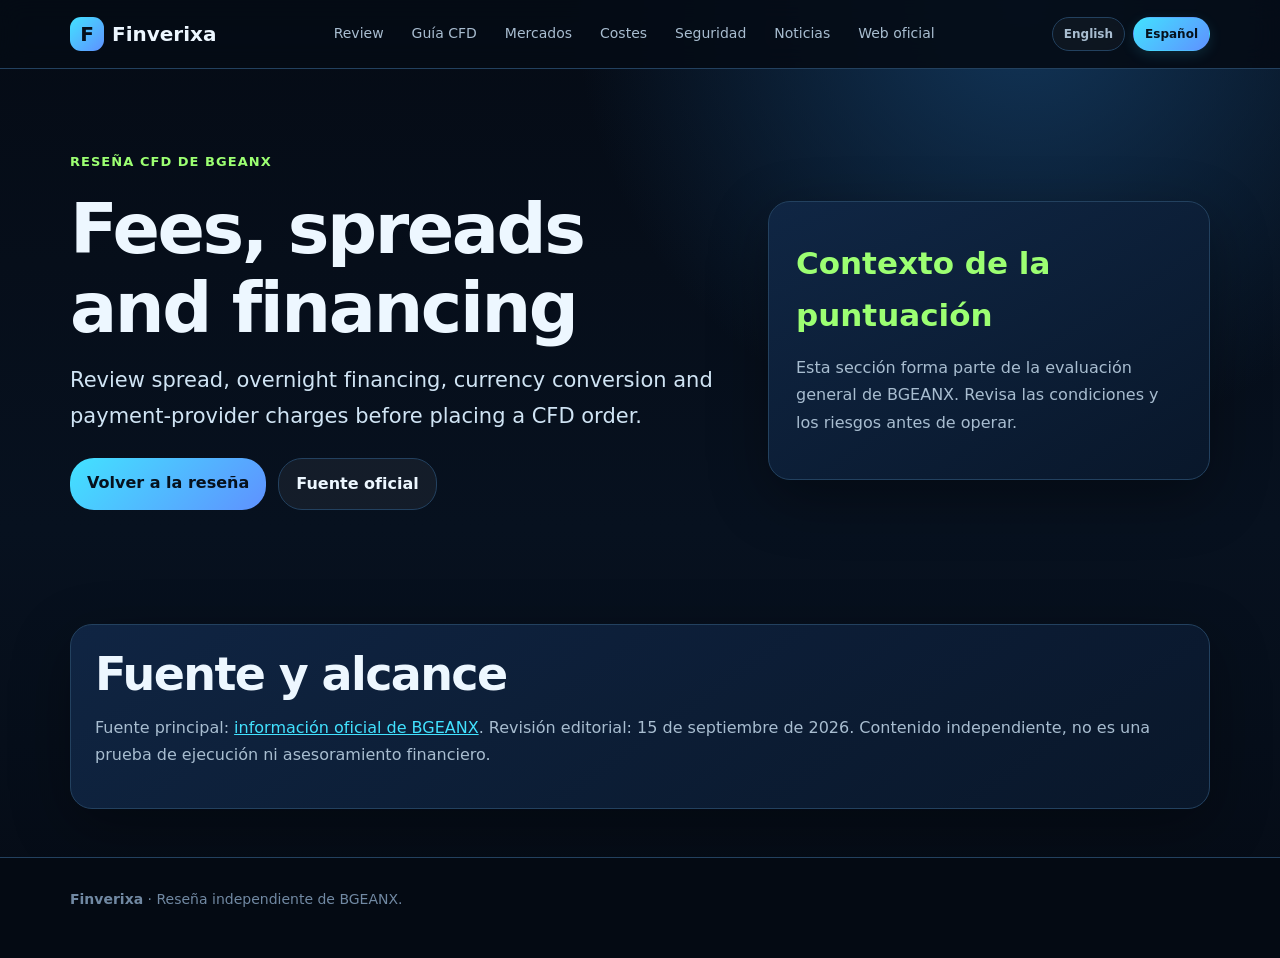
<file: es/fees/index.html>
<!doctype html><html lang="es"><head><meta charset="utf-8"><meta name="viewport" content="width=device-width,initial-scale=1"><title>Fees, spreads and financing | Reseña BGEANX</title><meta name="description" content="Sección de la reseña CFD de BGEANX: Fees, spreads and financing."><link rel="canonical" href="https://www.finverixa.com/es/fees/"><link rel="stylesheet" href="../../styles.css"><script src="../../ui.js" defer></script></head><body><header><nav><a class="brand" href="../index.html"><b>F</b>Finverixa</a><div class="links"><a href="../index.html">Review</a><a href="../guia.html">Guía CFD</a><a href="../products/">Mercados</a><a href="../fees/">Costes</a><a href="../security/">Seguridad</a><a href="../noticias.html">Noticias</a><a href="https://www.bgeanx.com/es_MX" rel="nofollow noopener">Web oficial</a></div><div class="language-switch"><a href="/fees/">English</a><a class="current" href="/es/fees/">Español</a></div></nav></header><main><section class="hero"><div class="wrap hero-grid"><div><span class="eyebrow">Reseña CFD de BGEANX</span><h1>Fees, spreads and financing</h1><p class="lead">Review spread, overnight financing, currency conversion and payment-provider charges before placing a CFD order.</p><div class="actions"><a class="btn" href="../index.html">Volver a la reseña</a><a class="btn alt" href="https://www.bgeanx.com/es_MX/spreads" rel="nofollow noopener">Fuente oficial</a></div></div><aside class="score"><strong>Contexto de la puntuación</strong><p>Esta sección forma parte de la evaluación general de BGEANX. Revisa las condiciones y los riesgos antes de operar.</p></aside></div></section><section><div class="wrap"><article class="block"><h2>Fuente y alcance</h2><p>Fuente principal: <a href="https://www.bgeanx.com/es_MX/spreads" rel="nofollow noopener">información oficial de BGEANX</a>. Revisión editorial: 15 de septiembre de 2026. Contenido independiente, no es una prueba de ejecución ni asesoramiento financiero.</p></article></div></section></main><footer><div class="wrap"><p><strong>Finverixa</strong> · Reseña independiente de BGEANX.</p></div></footer></body></html>
</file>
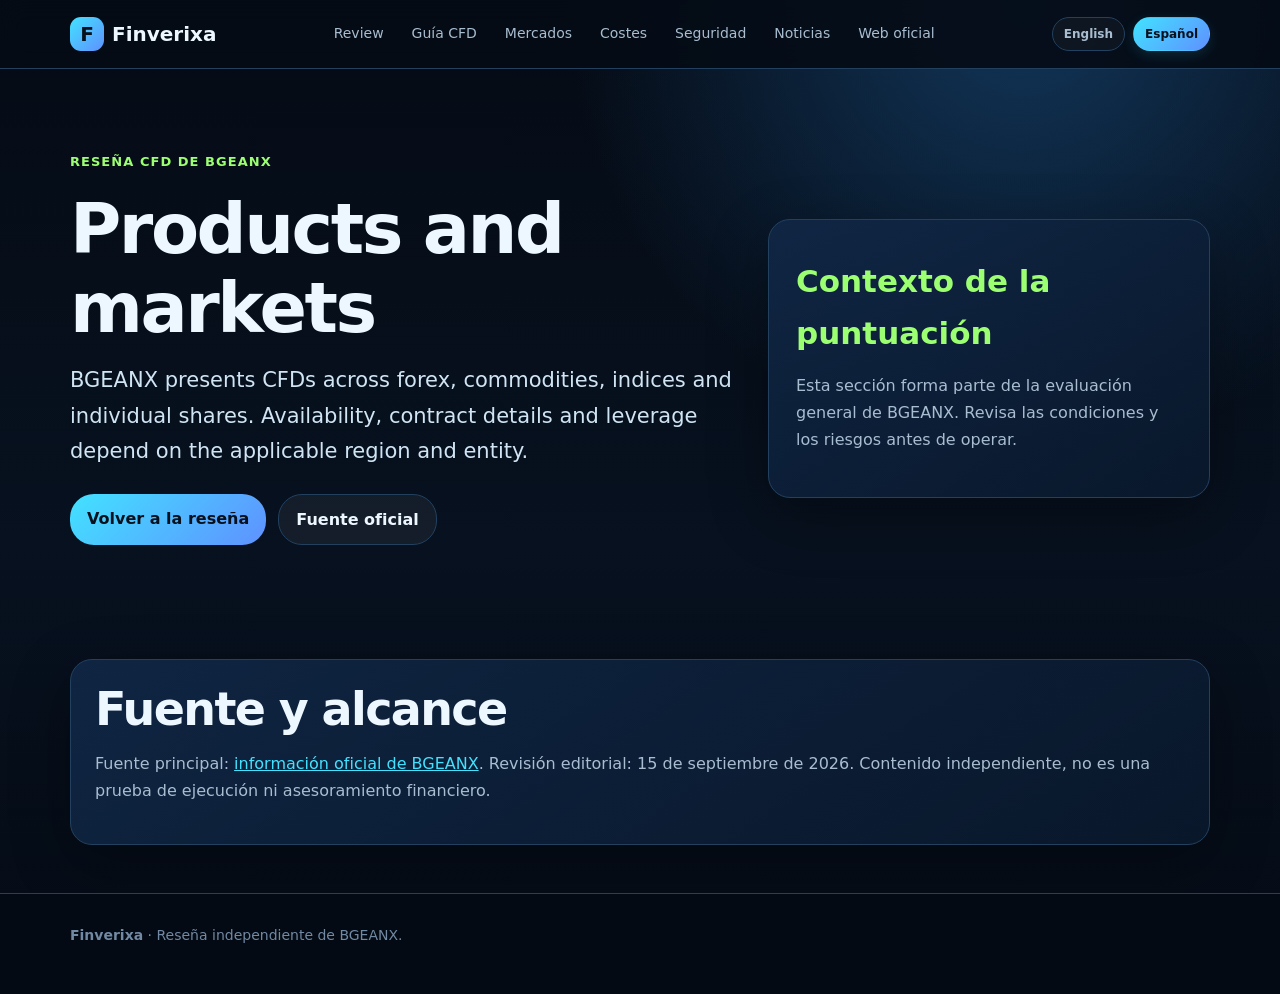
<file: es/products/index.html>
<!doctype html><html lang="es"><head><meta charset="utf-8"><meta name="viewport" content="width=device-width,initial-scale=1"><title>Products and markets | Reseña BGEANX</title><meta name="description" content="Sección de la reseña CFD de BGEANX: Products and markets."><link rel="canonical" href="https://www.finverixa.com/es/products/"><link rel="stylesheet" href="../../styles.css"><script src="../../ui.js" defer></script></head><body><header><nav><a class="brand" href="../index.html"><b>F</b>Finverixa</a><div class="links"><a href="../index.html">Review</a><a href="../guia.html">Guía CFD</a><a href="../products/">Mercados</a><a href="../fees/">Costes</a><a href="../security/">Seguridad</a><a href="../noticias.html">Noticias</a><a href="https://www.bgeanx.com/es_MX" rel="nofollow noopener">Web oficial</a></div><div class="language-switch"><a href="/products/">English</a><a class="current" href="/es/products/">Español</a></div></nav></header><main><section class="hero"><div class="wrap hero-grid"><div><span class="eyebrow">Reseña CFD de BGEANX</span><h1>Products and markets</h1><p class="lead">BGEANX presents CFDs across forex, commodities, indices and individual shares. Availability, contract details and leverage depend on the applicable region and entity.</p><div class="actions"><a class="btn" href="../index.html">Volver a la reseña</a><a class="btn alt" href="https://www.bgeanx.com/es_MX/about" rel="nofollow noopener">Fuente oficial</a></div></div><aside class="score"><strong>Contexto de la puntuación</strong><p>Esta sección forma parte de la evaluación general de BGEANX. Revisa las condiciones y los riesgos antes de operar.</p></aside></div></section><section><div class="wrap"><article class="block"><h2>Fuente y alcance</h2><p>Fuente principal: <a href="https://www.bgeanx.com/es_MX/about" rel="nofollow noopener">información oficial de BGEANX</a>. Revisión editorial: 15 de septiembre de 2026. Contenido independiente, no es una prueba de ejecución ni asesoramiento financiero.</p></article></div></section></main><footer><div class="wrap"><p><strong>Finverixa</strong> · Reseña independiente de BGEANX.</p></div></footer></body></html>
</file>
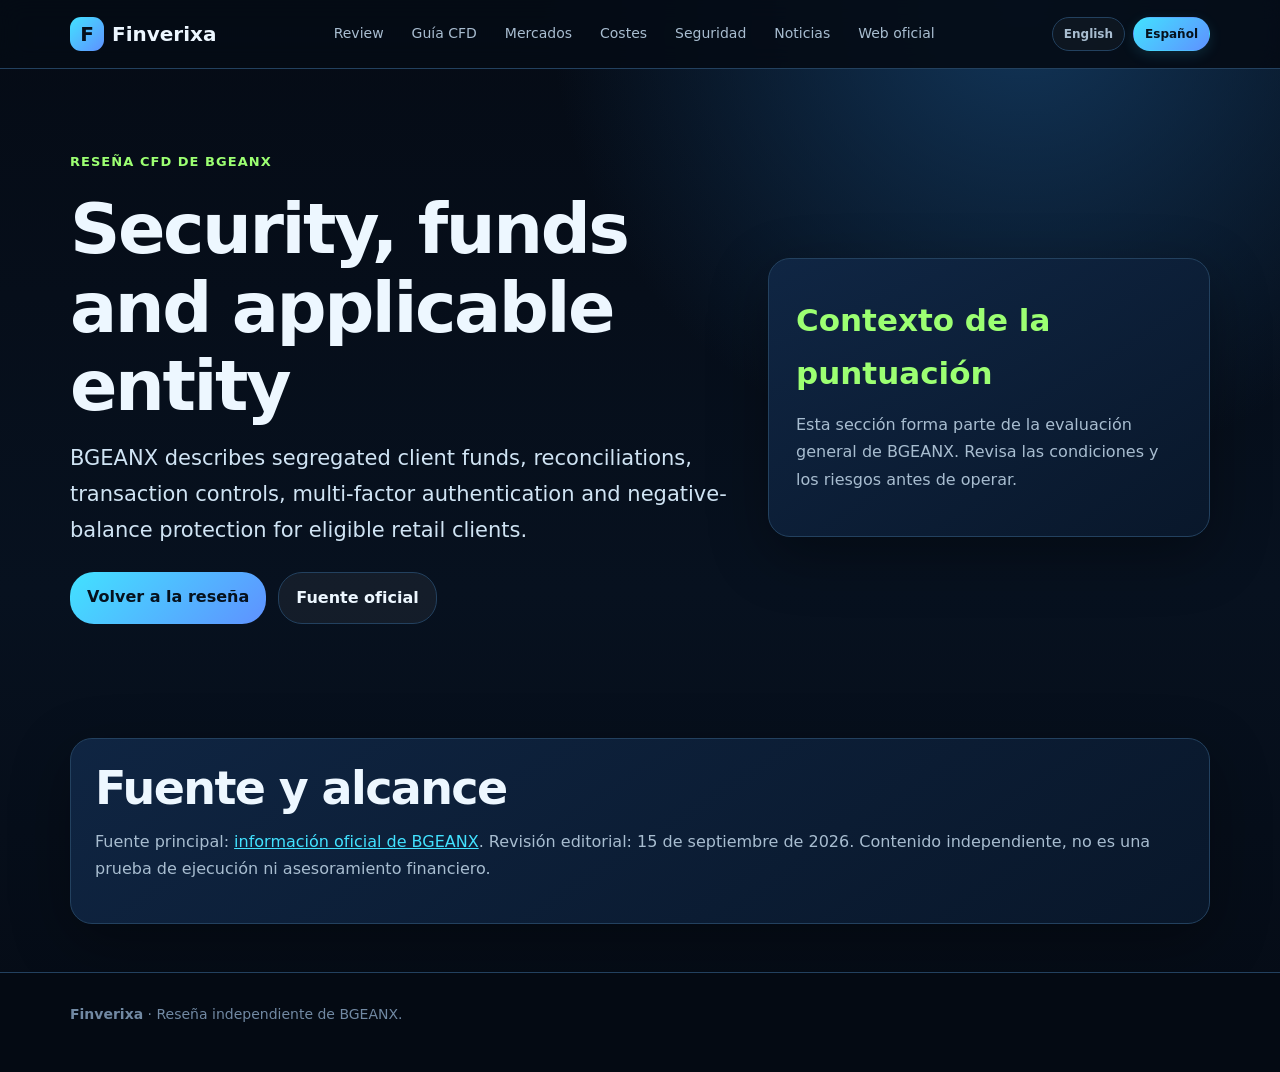
<file: es/security/index.html>
<!doctype html><html lang="es"><head><meta charset="utf-8"><meta name="viewport" content="width=device-width,initial-scale=1"><title>Security, funds and applicable entity | Reseña BGEANX</title><meta name="description" content="Sección de la reseña CFD de BGEANX: Security, funds and applicable entity."><link rel="canonical" href="https://www.finverixa.com/es/security/"><link rel="stylesheet" href="../../styles.css"><script src="../../ui.js" defer></script></head><body><header><nav><a class="brand" href="../index.html"><b>F</b>Finverixa</a><div class="links"><a href="../index.html">Review</a><a href="../guia.html">Guía CFD</a><a href="../products/">Mercados</a><a href="../fees/">Costes</a><a href="../security/">Seguridad</a><a href="../noticias.html">Noticias</a><a href="https://www.bgeanx.com/es_MX" rel="nofollow noopener">Web oficial</a></div><div class="language-switch"><a href="/security/">English</a><a class="current" href="/es/security/">Español</a></div></nav></header><main><section class="hero"><div class="wrap hero-grid"><div><span class="eyebrow">Reseña CFD de BGEANX</span><h1>Security, funds and applicable entity</h1><p class="lead">BGEANX describes segregated client funds, reconciliations, transaction controls, multi-factor authentication and negative-balance protection for eligible retail clients.</p><div class="actions"><a class="btn" href="../index.html">Volver a la reseña</a><a class="btn alt" href="https://www.bgeanx.com/es_MX/fund-security" rel="nofollow noopener">Fuente oficial</a></div></div><aside class="score"><strong>Contexto de la puntuación</strong><p>Esta sección forma parte de la evaluación general de BGEANX. Revisa las condiciones y los riesgos antes de operar.</p></aside></div></section><section><div class="wrap"><article class="block"><h2>Fuente y alcance</h2><p>Fuente principal: <a href="https://www.bgeanx.com/es_MX/fund-security" rel="nofollow noopener">información oficial de BGEANX</a>. Revisión editorial: 15 de septiembre de 2026. Contenido independiente, no es una prueba de ejecución ni asesoramiento financiero.</p></article></div></section></main><footer><div class="wrap"><p><strong>Finverixa</strong> · Reseña independiente de BGEANX.</p></div></footer></body></html>
</file>
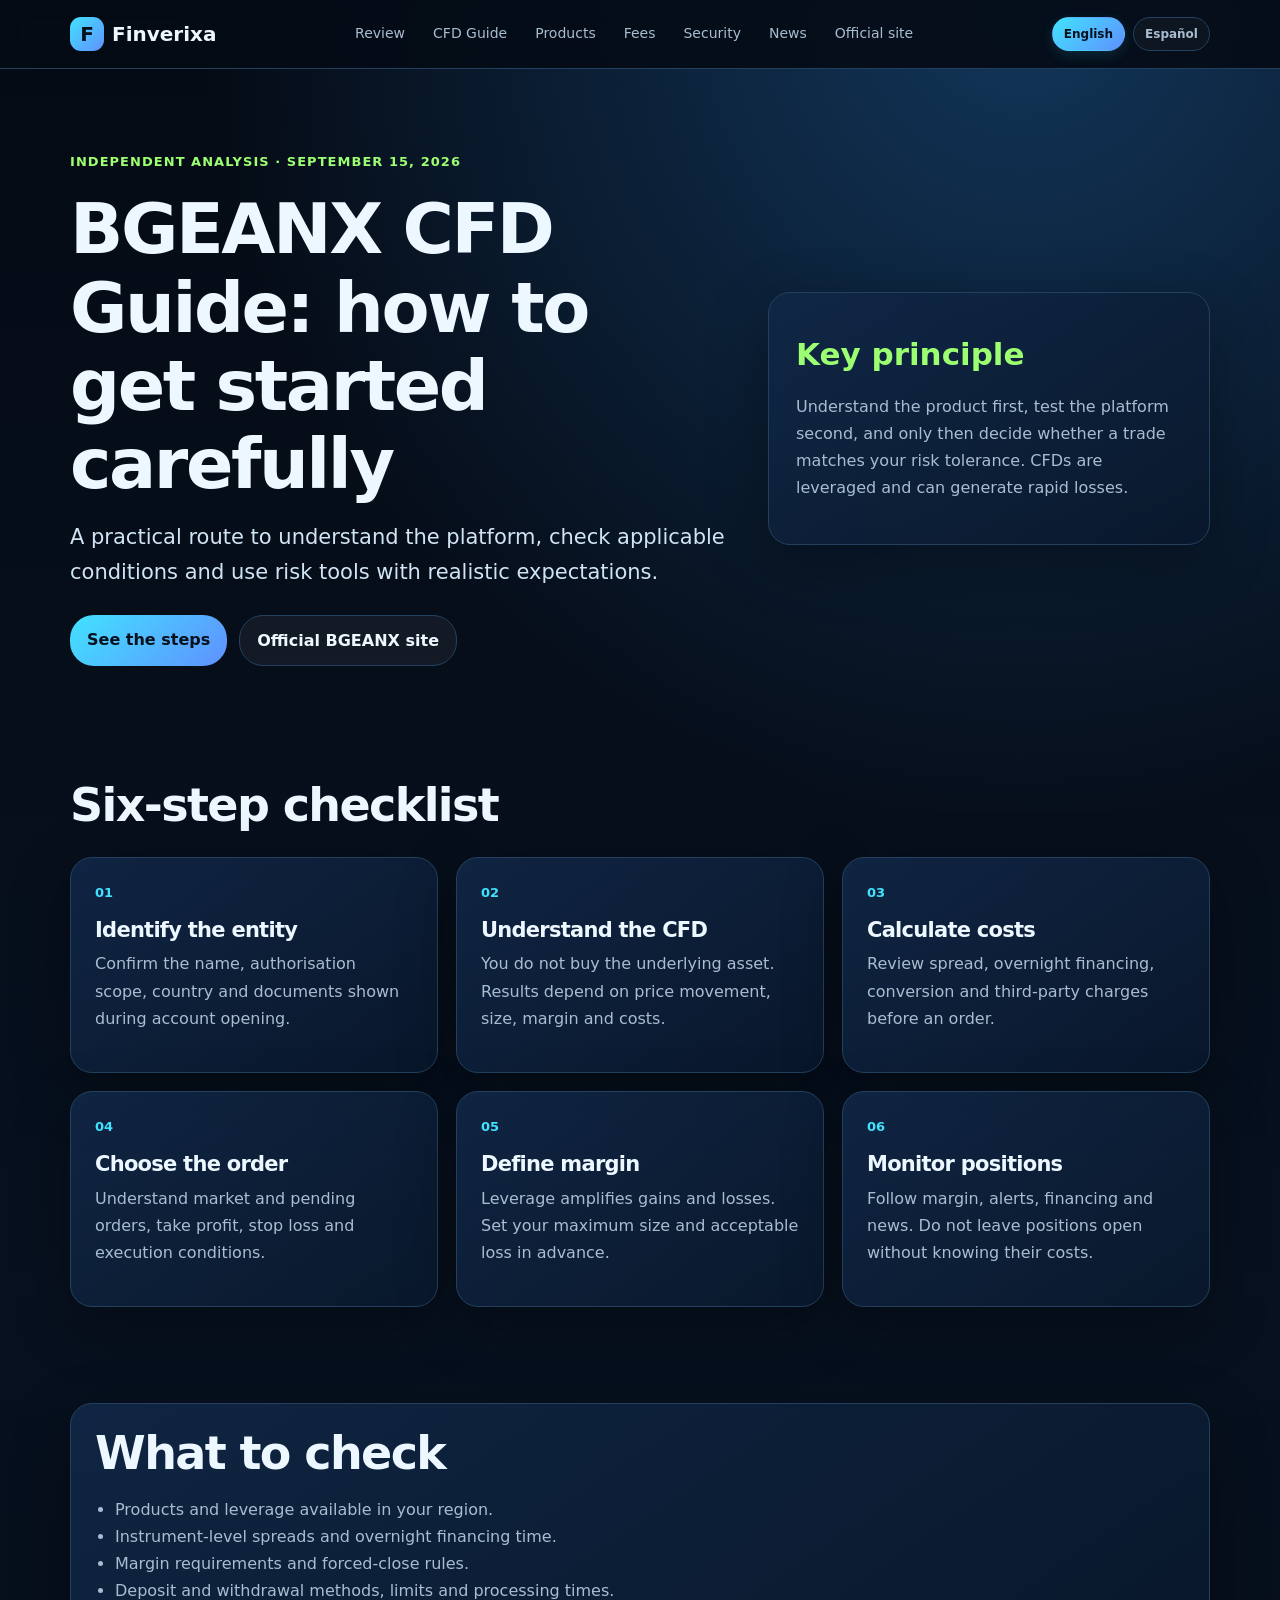
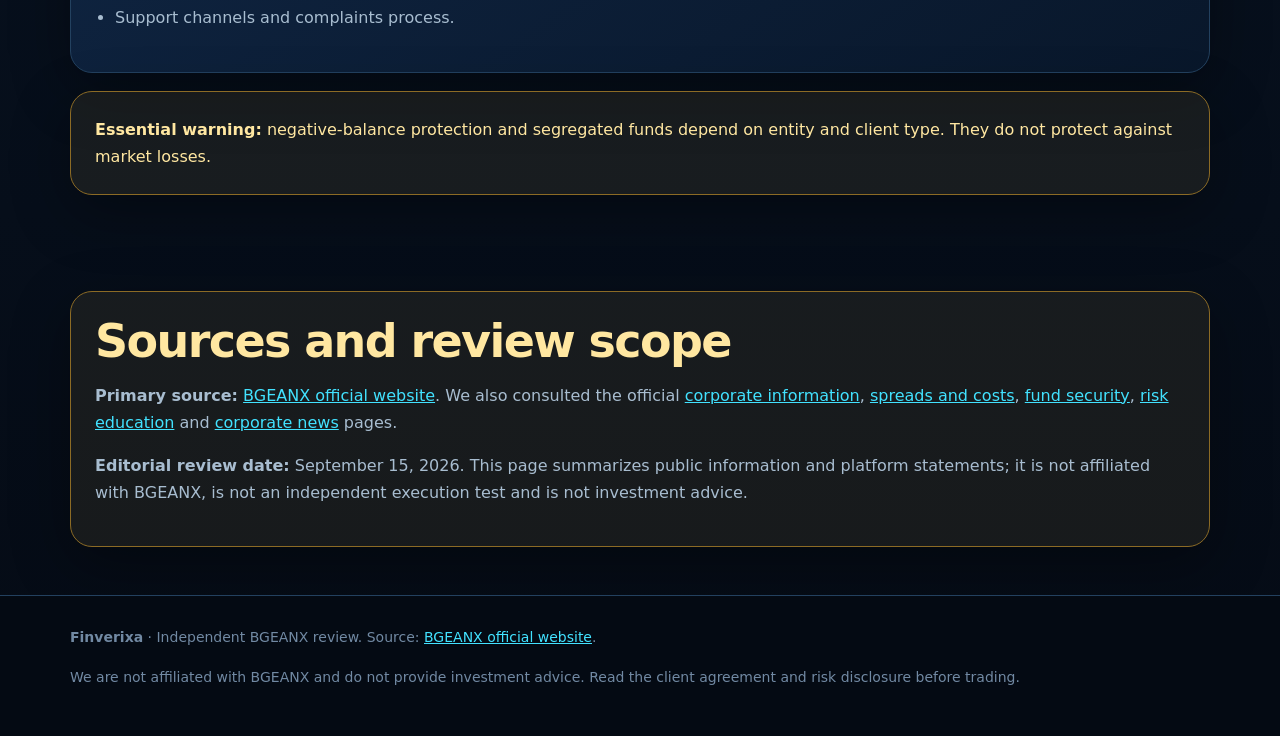
<file: guia.html>
<!doctype html><html lang="en"><head><meta charset="utf-8"><meta name="viewport" content="width=device-width,initial-scale=1"><title>BGEANX CFD Guide: how to get started carefully</title><meta name="description" content="Independent guide to BGEANX CFDs, costs, margin, orders and risk management."><link rel="canonical" href="https://www.finverixa.com/guia.html"><link rel="stylesheet" href="styles.css"><script src="ui.js" defer></script></head><body><header><nav><a class="brand" href="index.html"><b>F</b>Finverixa</a><div class="links"><a href="index.html">Review</a><a href="guia.html">CFD Guide</a><a href="index.html#products">Products</a><a href="index.html#fees">Fees</a><a href="index.html#security">Security</a><a href="noticias.html">News</a><a href="https://www.bgeanx.com/es_MX" rel="nofollow noopener">Official site</a></div><div class="language-switch"><a class="current" href="/guia.html">English</a><a href="/es/guia.html">Español</a></div></nav></header><main><section class="hero"><div class="wrap hero-grid"><div><span class="eyebrow">Independent analysis · September 15, 2026</span><h1>BGEANX CFD Guide: how to get started carefully</h1><p class="lead">A practical route to understand the platform, check applicable conditions and use risk tools with realistic expectations.</p><div class="actions"><a class="btn" href="#steps">See the steps</a><a class="btn alt" href="https://www.bgeanx.com/es_MX/cfd-basics" rel="nofollow noopener">Official BGEANX site</a></div></div><aside class="score"><strong>Key principle</strong><p>Understand the product first, test the platform second, and only then decide whether a trade matches your risk tolerance. CFDs are leveraged and can generate rapid losses.</p></aside></div></section><section id="steps"><div class="wrap"><div class="section-head"><h2>Six-step checklist</h2></div><div class="grid"><article class="card"><div class="icon">01</div><h3>Identify the entity</h3><p>Confirm the name, authorisation scope, country and documents shown during account opening.</p></article><article class="card"><div class="icon">02</div><h3>Understand the CFD</h3><p>You do not buy the underlying asset. Results depend on price movement, size, margin and costs.</p></article><article class="card"><div class="icon">03</div><h3>Calculate costs</h3><p>Review spread, overnight financing, conversion and third-party charges before an order.</p></article><article class="card"><div class="icon">04</div><h3>Choose the order</h3><p>Understand market and pending orders, take profit, stop loss and execution conditions.</p></article><article class="card"><div class="icon">05</div><h3>Define margin</h3><p>Leverage amplifies gains and losses. Set your maximum size and acceptable loss in advance.</p></article><article class="card"><div class="icon">06</div><h3>Monitor positions</h3><p>Follow margin, alerts, financing and news. Do not leave positions open without knowing their costs.</p></article></div></div></section><section><div class="wrap article"><article class="block"><h2>What to check</h2><ul class="check"><li>Products and leverage available in your region.</li><li>Instrument-level spreads and overnight financing time.</li><li>Margin requirements and forced-close rules.</li><li>Deposit and withdrawal methods, limits and processing times.</li><li>Support channels and complaints process.</li></ul></article><article class="notice"><strong>Essential warning:</strong> negative-balance protection and segregated funds depend on entity and client type. They do not protect against market losses.</article></div></section><section id="editorial-sources"><div class="wrap"><article class="notice"><h2>Sources and review scope</h2><p><strong>Primary source:</strong> <a href="https://www.bgeanx.com/es_MX/" rel="nofollow noopener">BGEANX official website</a>. We also consulted the official <a href="https://www.bgeanx.com/es_MX/about" rel="nofollow noopener">corporate information</a>, <a href="https://www.bgeanx.com/es_MX/spreads" rel="nofollow noopener">spreads and costs</a>, <a href="https://www.bgeanx.com/es_MX/fund-security" rel="nofollow noopener">fund security</a>, <a href="https://www.bgeanx.com/es_MX/risk-education" rel="nofollow noopener">risk education</a> and <a href="https://www.bgeanx.com/es_MX/news" rel="nofollow noopener">corporate news</a> pages.</p><p><strong>Editorial review date:</strong> September 15, 2026. This page summarizes public information and platform statements; it is not affiliated with BGEANX, is not an independent execution test and is not investment advice.</p></article></div></section></main><footer><div class="wrap"><p><strong>Finverixa</strong> · Independent BGEANX review. Source: <a href="https://www.bgeanx.com/es_MX">BGEANX official website</a>.</p><p>We are not affiliated with BGEANX and do not provide investment advice. Read the client agreement and risk disclosure before trading.</p></div></footer></body></html>
</file>
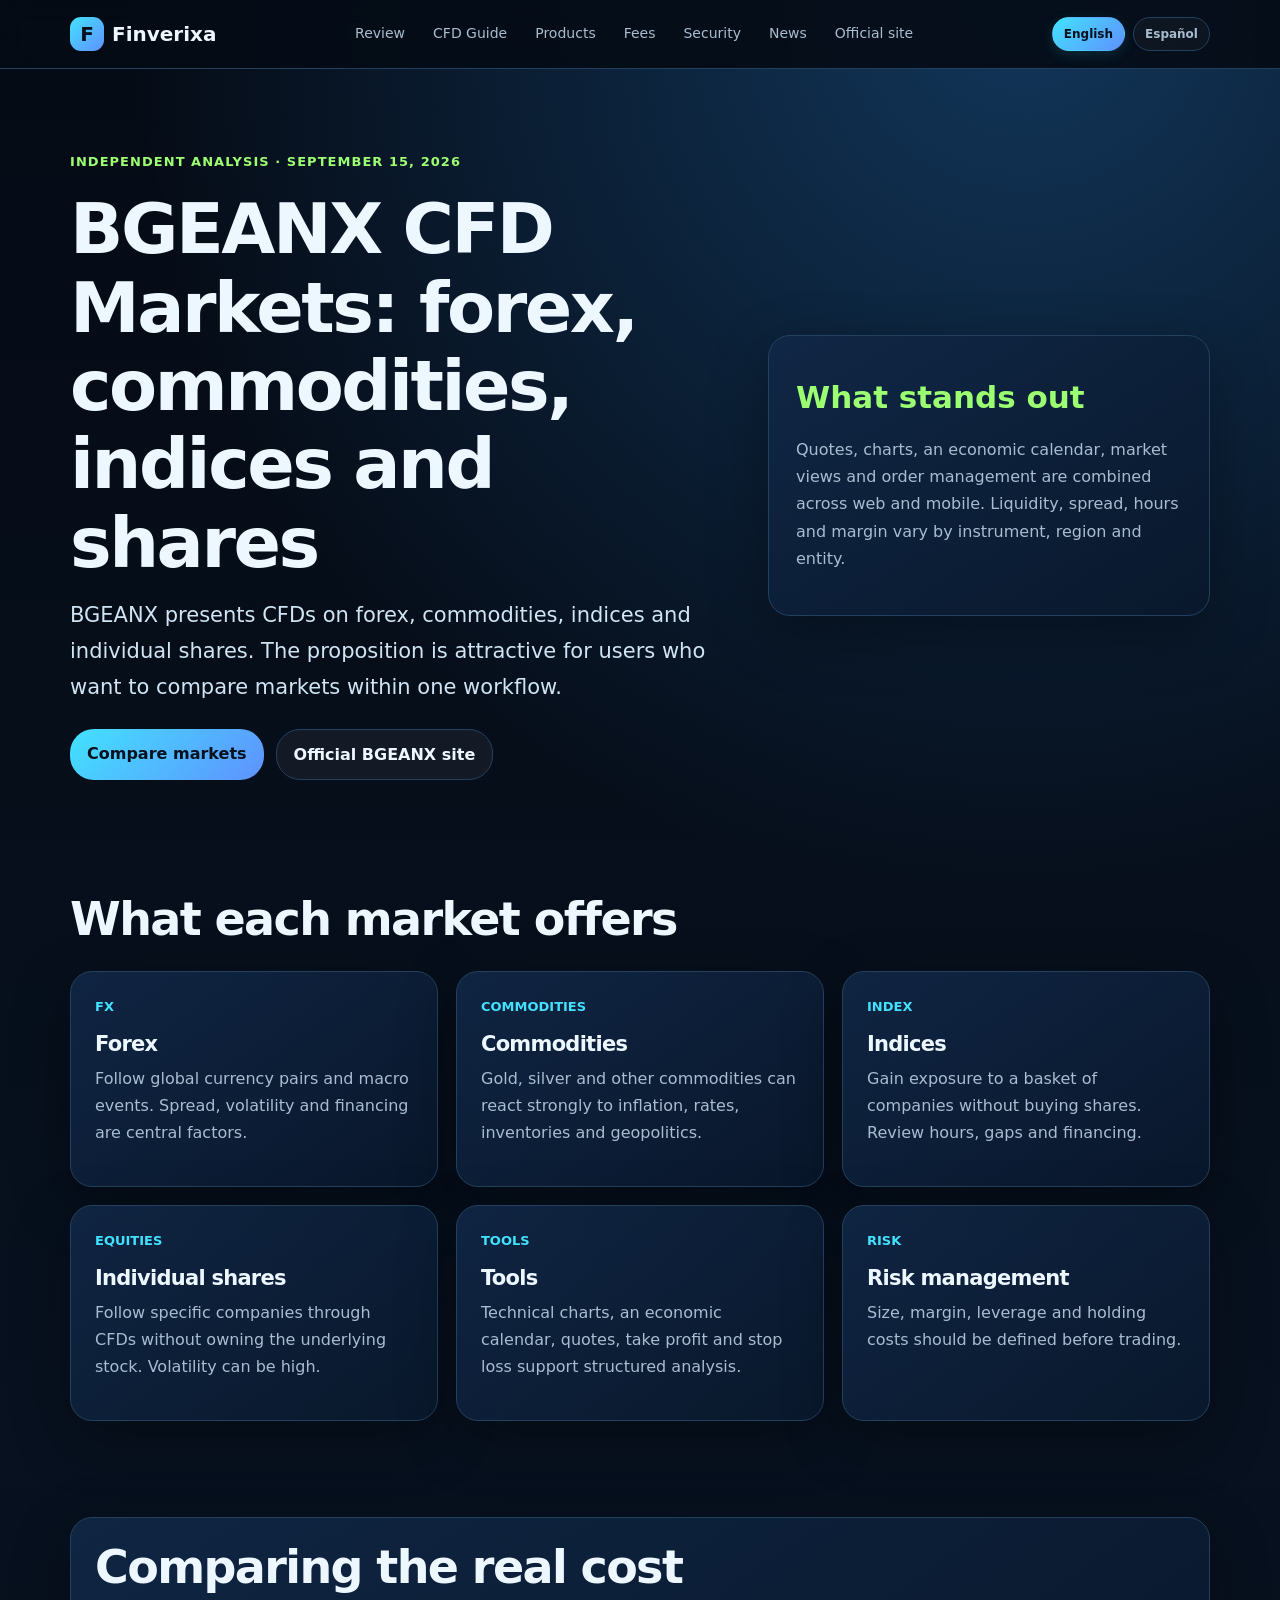
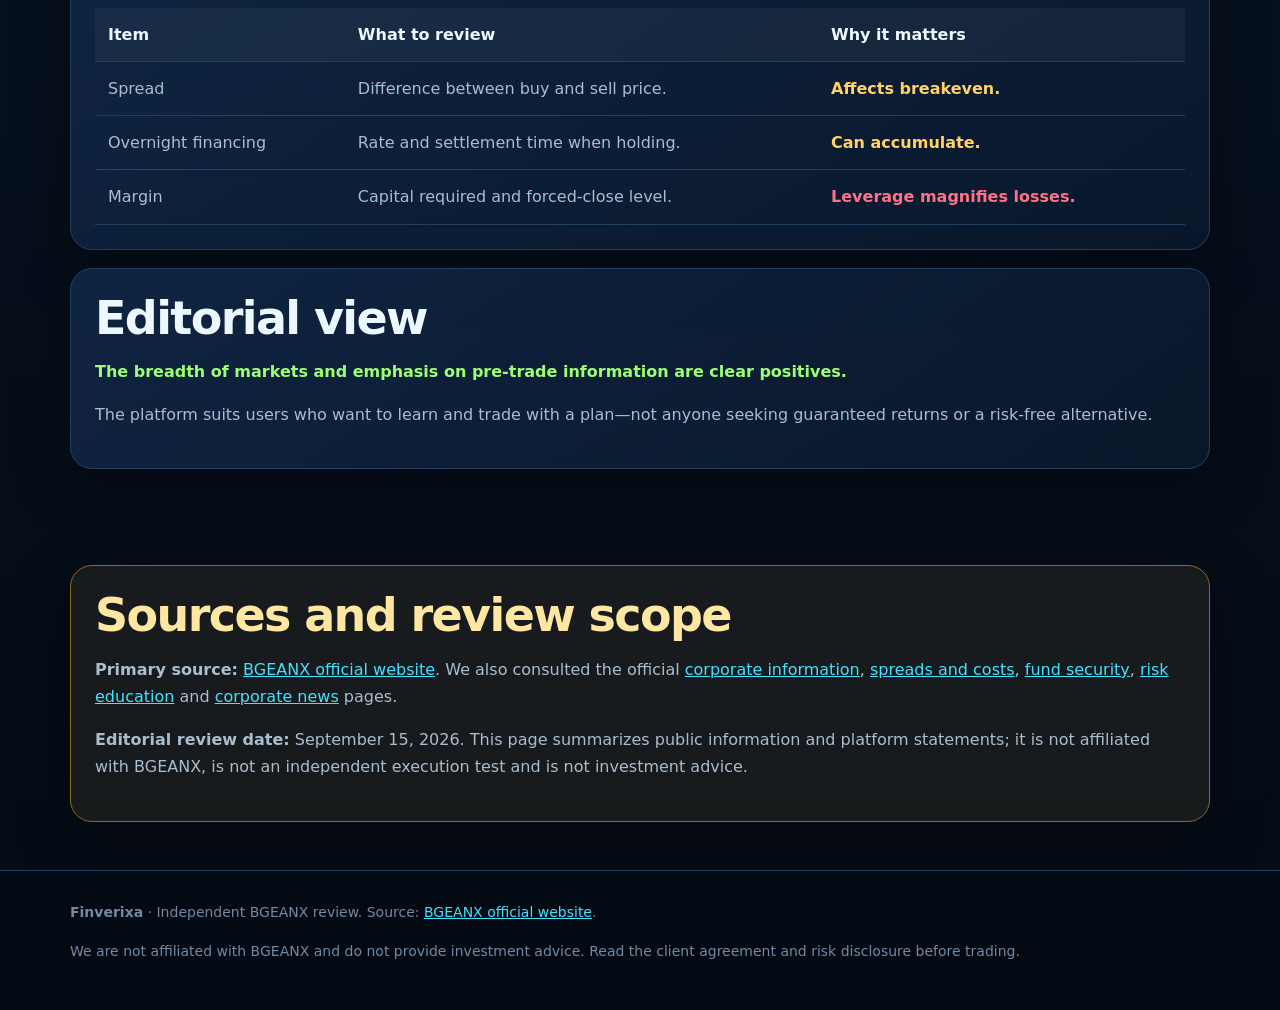
<file: mercado.html>
<!doctype html><html lang="en"><head><meta charset="utf-8"><meta name="viewport" content="width=device-width,initial-scale=1"><title>BGEANX CFD Markets: forex, commodities, indices and shares</title><meta name="description" content="Independent analysis of the CFD markets presented by BGEANX and the costs traders should compare."><link rel="canonical" href="https://www.finverixa.com/mercado.html"><link rel="stylesheet" href="styles.css"><script src="ui.js" defer></script></head><body><header><nav><a class="brand" href="index.html"><b>F</b>Finverixa</a><div class="links"><a href="index.html">Review</a><a href="guia.html">CFD Guide</a><a href="index.html#products">Products</a><a href="index.html#fees">Fees</a><a href="index.html#security">Security</a><a href="noticias.html">News</a><a href="https://www.bgeanx.com/es_MX" rel="nofollow noopener">Official site</a></div><div class="language-switch"><a class="current" href="/mercado.html">English</a><a href="/es/mercado.html">Español</a></div></nav></header><main><section class="hero"><div class="wrap hero-grid"><div><span class="eyebrow">Independent analysis · September 15, 2026</span><h1>BGEANX CFD Markets: forex, commodities, indices and shares</h1><p class="lead">BGEANX presents CFDs on forex, commodities, indices and individual shares. The proposition is attractive for users who want to compare markets within one workflow.</p><div class="actions"><a class="btn" href="#compare">Compare markets</a><a class="btn alt" href="https://www.bgeanx.com/es_MX/spreads" rel="nofollow noopener">Official BGEANX site</a></div></div><aside class="score"><strong>What stands out</strong><p>Quotes, charts, an economic calendar, market views and order management are combined across web and mobile. Liquidity, spread, hours and margin vary by instrument, region and entity.</p></aside></div></section><section id="compare"><div class="wrap"><div class="section-head"><h2>What each market offers</h2></div><div class="grid"><article class="card"><div class="icon">FX</div><h3>Forex</h3><p>Follow global currency pairs and macro events. Spread, volatility and financing are central factors.</p></article><article class="card"><div class="icon">COMMODITIES</div><h3>Commodities</h3><p>Gold, silver and other commodities can react strongly to inflation, rates, inventories and geopolitics.</p></article><article class="card"><div class="icon">INDEX</div><h3>Indices</h3><p>Gain exposure to a basket of companies without buying shares. Review hours, gaps and financing.</p></article><article class="card"><div class="icon">EQUITIES</div><h3>Individual shares</h3><p>Follow specific companies through CFDs without owning the underlying stock. Volatility can be high.</p></article><article class="card"><div class="icon">TOOLS</div><h3>Tools</h3><p>Technical charts, an economic calendar, quotes, take profit and stop loss support structured analysis.</p></article><article class="card"><div class="icon">RISK</div><h3>Risk management</h3><p>Size, margin, leverage and holding costs should be defined before trading.</p></article></div></div></section><section><div class="wrap article"><article class="block"><h2>Comparing the real cost</h2><table><tr><th>Item</th><th>What to review</th><th>Why it matters</th></tr><tr><td>Spread</td><td>Difference between buy and sell price.</td><td class="caution">Affects breakeven.</td></tr><tr><td>Overnight financing</td><td>Rate and settlement time when holding.</td><td class="caution">Can accumulate.</td></tr><tr><td>Margin</td><td>Capital required and forced-close level.</td><td class="danger">Leverage magnifies losses.</td></tr></table></article><article class="block"><h2>Editorial view</h2><p class="good">The breadth of markets and emphasis on pre-trade information are clear positives.</p><p>The platform suits users who want to learn and trade with a plan—not anyone seeking guaranteed returns or a risk-free alternative.</p></article></div></section><section id="editorial-sources"><div class="wrap"><article class="notice"><h2>Sources and review scope</h2><p><strong>Primary source:</strong> <a href="https://www.bgeanx.com/es_MX/" rel="nofollow noopener">BGEANX official website</a>. We also consulted the official <a href="https://www.bgeanx.com/es_MX/about" rel="nofollow noopener">corporate information</a>, <a href="https://www.bgeanx.com/es_MX/spreads" rel="nofollow noopener">spreads and costs</a>, <a href="https://www.bgeanx.com/es_MX/fund-security" rel="nofollow noopener">fund security</a>, <a href="https://www.bgeanx.com/es_MX/risk-education" rel="nofollow noopener">risk education</a> and <a href="https://www.bgeanx.com/es_MX/news" rel="nofollow noopener">corporate news</a> pages.</p><p><strong>Editorial review date:</strong> September 15, 2026. This page summarizes public information and platform statements; it is not affiliated with BGEANX, is not an independent execution test and is not investment advice.</p></article></div></section></main><footer><div class="wrap"><p><strong>Finverixa</strong> · Independent BGEANX review. Source: <a href="https://www.bgeanx.com/es_MX">BGEANX official website</a>.</p><p>We are not affiliated with BGEANX and do not provide investment advice. Read the client agreement and risk disclosure before trading.</p></div></footer></body></html>
</file>
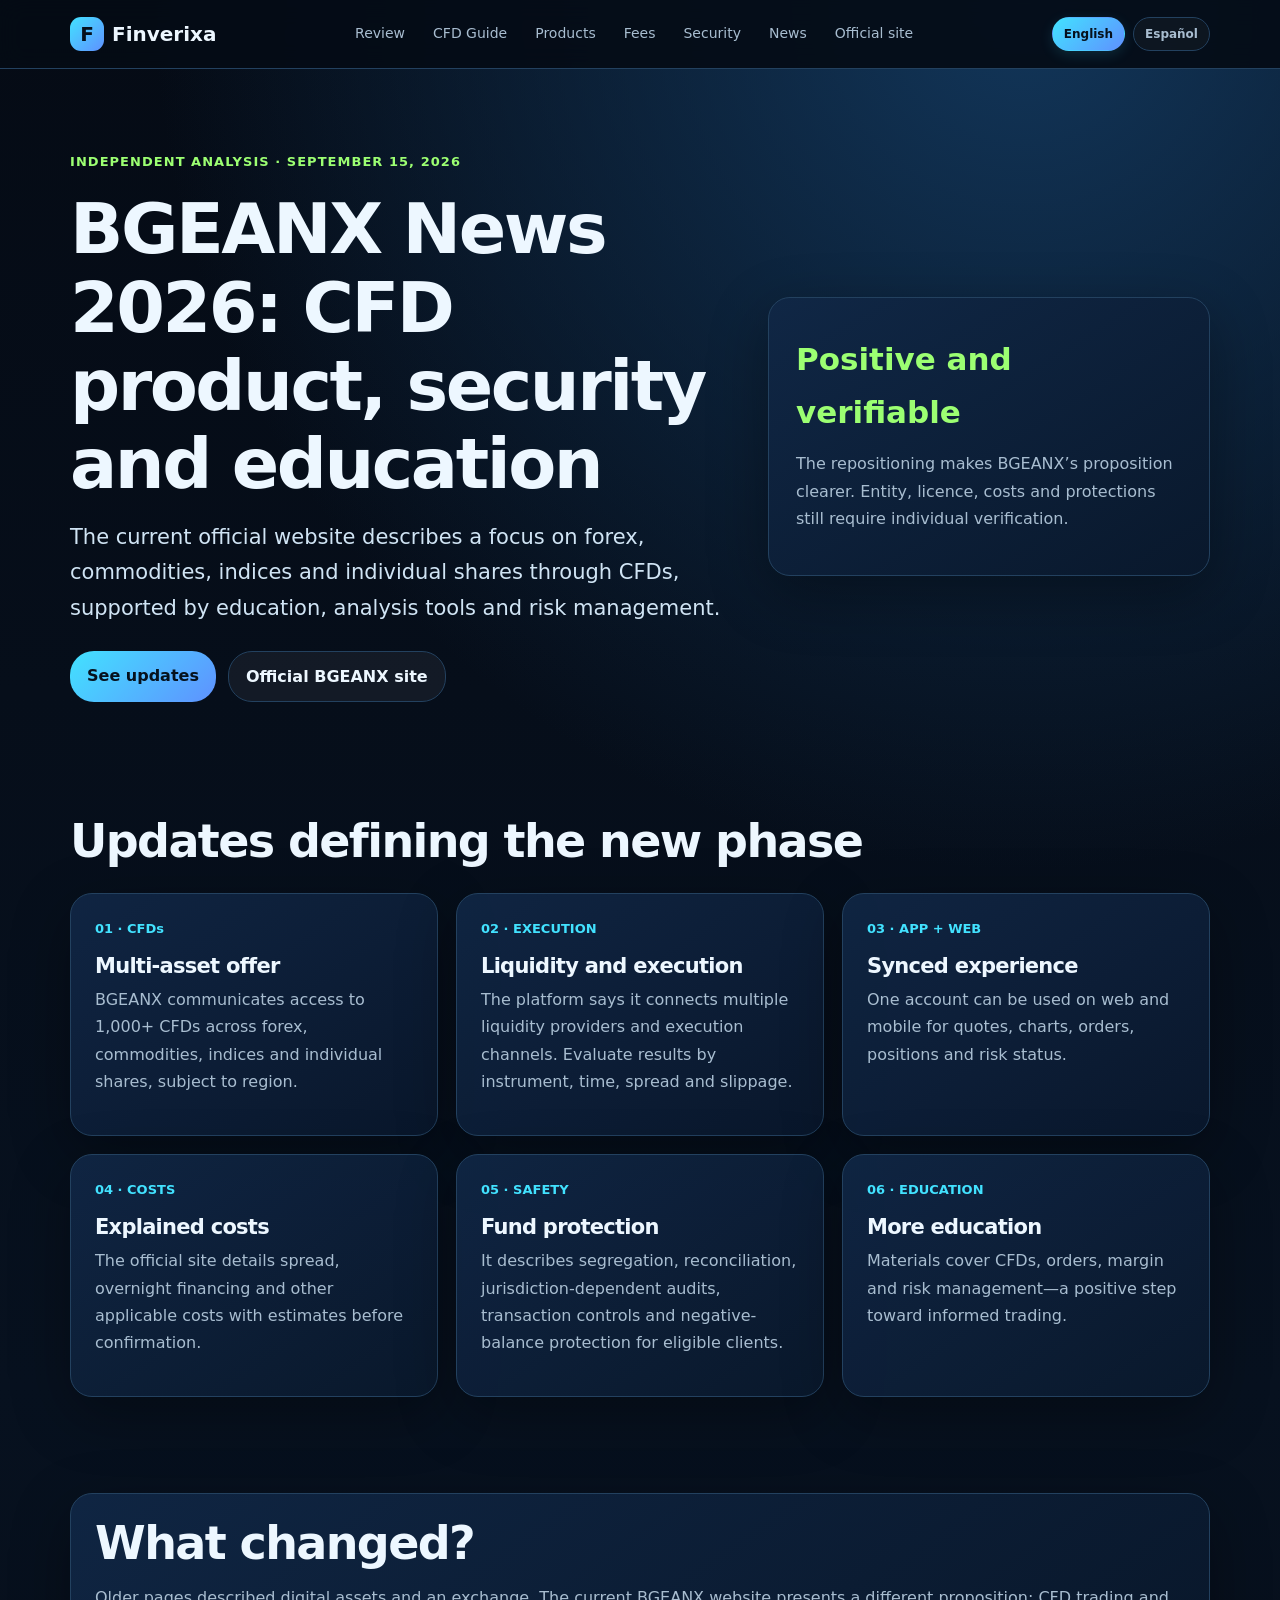
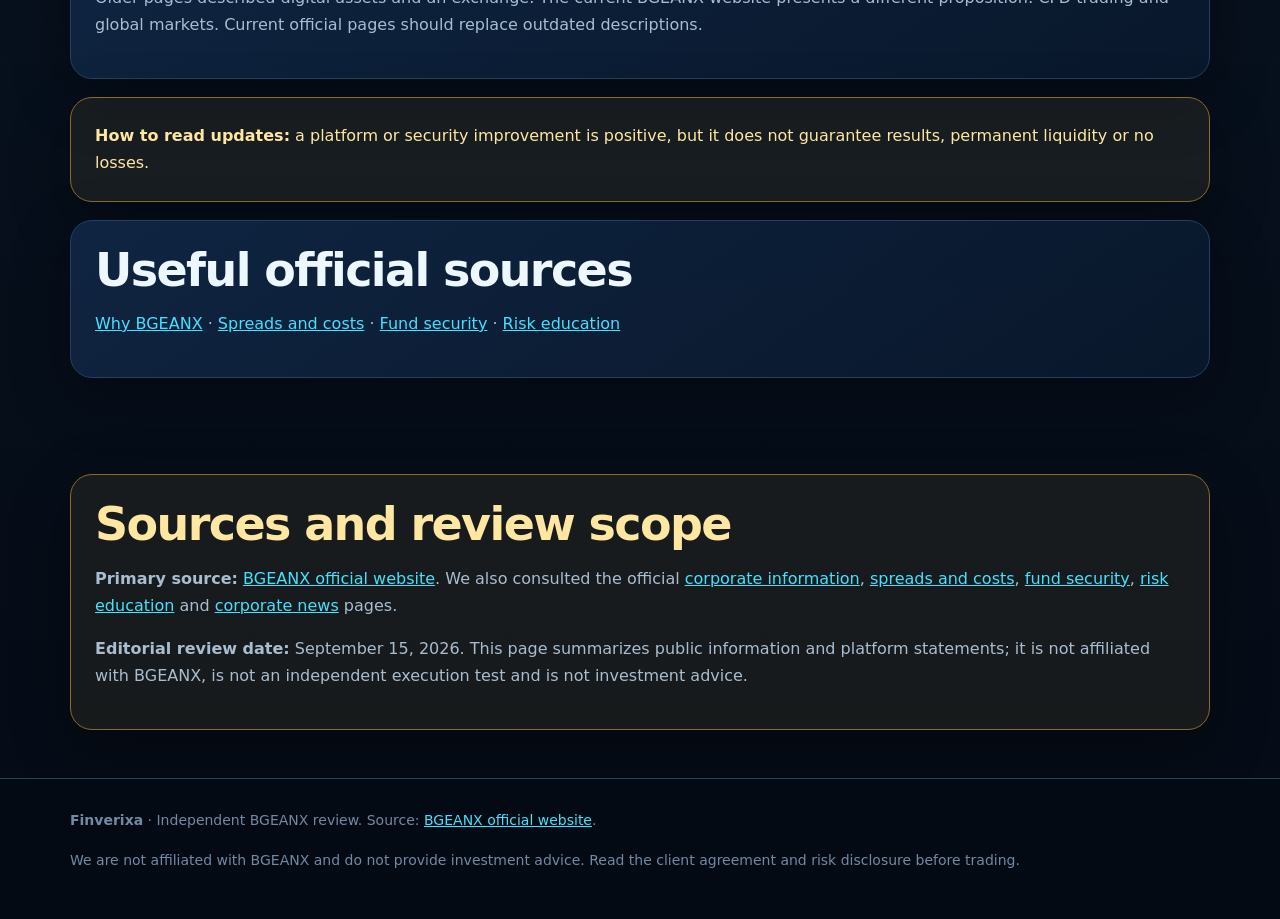
<file: noticias.html>
<!doctype html><html lang="en"><head><meta charset="utf-8"><meta name="viewport" content="width=device-width,initial-scale=1"><title>BGEANX News 2026: CFD product, security and education</title><meta name="description" content="Independent tracking of BGEANX after its transition to a multi-asset CFD platform."><link rel="canonical" href="https://www.finverixa.com/noticias.html"><link rel="stylesheet" href="styles.css"><script src="ui.js" defer></script></head><body><header><nav><a class="brand" href="index.html"><b>F</b>Finverixa</a><div class="links"><a href="index.html">Review</a><a href="guia.html">CFD Guide</a><a href="index.html#products">Products</a><a href="index.html#fees">Fees</a><a href="index.html#security">Security</a><a href="noticias.html">News</a><a href="https://www.bgeanx.com/es_MX" rel="nofollow noopener">Official site</a></div><div class="language-switch"><a class="current" href="/noticias.html">English</a><a href="/es/noticias.html">Español</a></div></nav></header><main><section class="hero"><div class="wrap hero-grid"><div><span class="eyebrow">Independent analysis · September 15, 2026</span><h1>BGEANX News 2026: CFD product, security and education</h1><p class="lead">The current official website describes a focus on forex, commodities, indices and individual shares through CFDs, supported by education, analysis tools and risk management.</p><div class="actions"><a class="btn" href="#updates">See updates</a><a class="btn alt" href="https://www.bgeanx.com/es_MX/news" rel="nofollow noopener">Official BGEANX site</a></div></div><aside class="score"><strong>Positive and verifiable</strong><p>The repositioning makes BGEANX’s proposition clearer. Entity, licence, costs and protections still require individual verification.</p></aside></div></section><section id="updates"><div class="wrap"><div class="section-head"><h2>Updates defining the new phase</h2></div><div class="grid"><article class="card"><div class="icon">01 · CFDs</div><h3>Multi-asset offer</h3><p>BGEANX communicates access to 1,000+ CFDs across forex, commodities, indices and individual shares, subject to region.</p></article><article class="card"><div class="icon">02 · EXECUTION</div><h3>Liquidity and execution</h3><p>The platform says it connects multiple liquidity providers and execution channels. Evaluate results by instrument, time, spread and slippage.</p></article><article class="card"><div class="icon">03 · APP + WEB</div><h3>Synced experience</h3><p>One account can be used on web and mobile for quotes, charts, orders, positions and risk status.</p></article><article class="card"><div class="icon">04 · COSTS</div><h3>Explained costs</h3><p>The official site details spread, overnight financing and other applicable costs with estimates before confirmation.</p></article><article class="card"><div class="icon">05 · SAFETY</div><h3>Fund protection</h3><p>It describes segregation, reconciliation, jurisdiction-dependent audits, transaction controls and negative-balance protection for eligible clients.</p></article><article class="card"><div class="icon">06 · EDUCATION</div><h3>More education</h3><p>Materials cover CFDs, orders, margin and risk management—a positive step toward informed trading.</p></article></div></div></section><section><div class="wrap article"><article class="block"><h2>What changed?</h2><p>Older pages described digital assets and an exchange. The current BGEANX website presents a different proposition: CFD trading and global markets. Current official pages should replace outdated descriptions.</p></article><article class="notice"><strong>How to read updates:</strong> a platform or security improvement is positive, but it does not guarantee results, permanent liquidity or no losses.</article><article class="block"><h2>Useful official sources</h2><p><a href="https://www.bgeanx.com/es_MX/about">Why BGEANX</a> · <a href="https://www.bgeanx.com/es_MX/spreads">Spreads and costs</a> · <a href="https://www.bgeanx.com/es_MX/fund-security">Fund security</a> · <a href="https://www.bgeanx.com/es_MX/risk-education">Risk education</a></p></article></div></section><section id="editorial-sources"><div class="wrap"><article class="notice"><h2>Sources and review scope</h2><p><strong>Primary source:</strong> <a href="https://www.bgeanx.com/es_MX/" rel="nofollow noopener">BGEANX official website</a>. We also consulted the official <a href="https://www.bgeanx.com/es_MX/about" rel="nofollow noopener">corporate information</a>, <a href="https://www.bgeanx.com/es_MX/spreads" rel="nofollow noopener">spreads and costs</a>, <a href="https://www.bgeanx.com/es_MX/fund-security" rel="nofollow noopener">fund security</a>, <a href="https://www.bgeanx.com/es_MX/risk-education" rel="nofollow noopener">risk education</a> and <a href="https://www.bgeanx.com/es_MX/news" rel="nofollow noopener">corporate news</a> pages.</p><p><strong>Editorial review date:</strong> September 15, 2026. This page summarizes public information and platform statements; it is not affiliated with BGEANX, is not an independent execution test and is not investment advice.</p></article></div></section></main><footer><div class="wrap"><p><strong>Finverixa</strong> · Independent BGEANX review. Source: <a href="https://www.bgeanx.com/es_MX">BGEANX official website</a>.</p><p>We are not affiliated with BGEANX and do not provide investment advice. Read the client agreement and risk disclosure before trading.</p></div></footer></body></html>
</file>
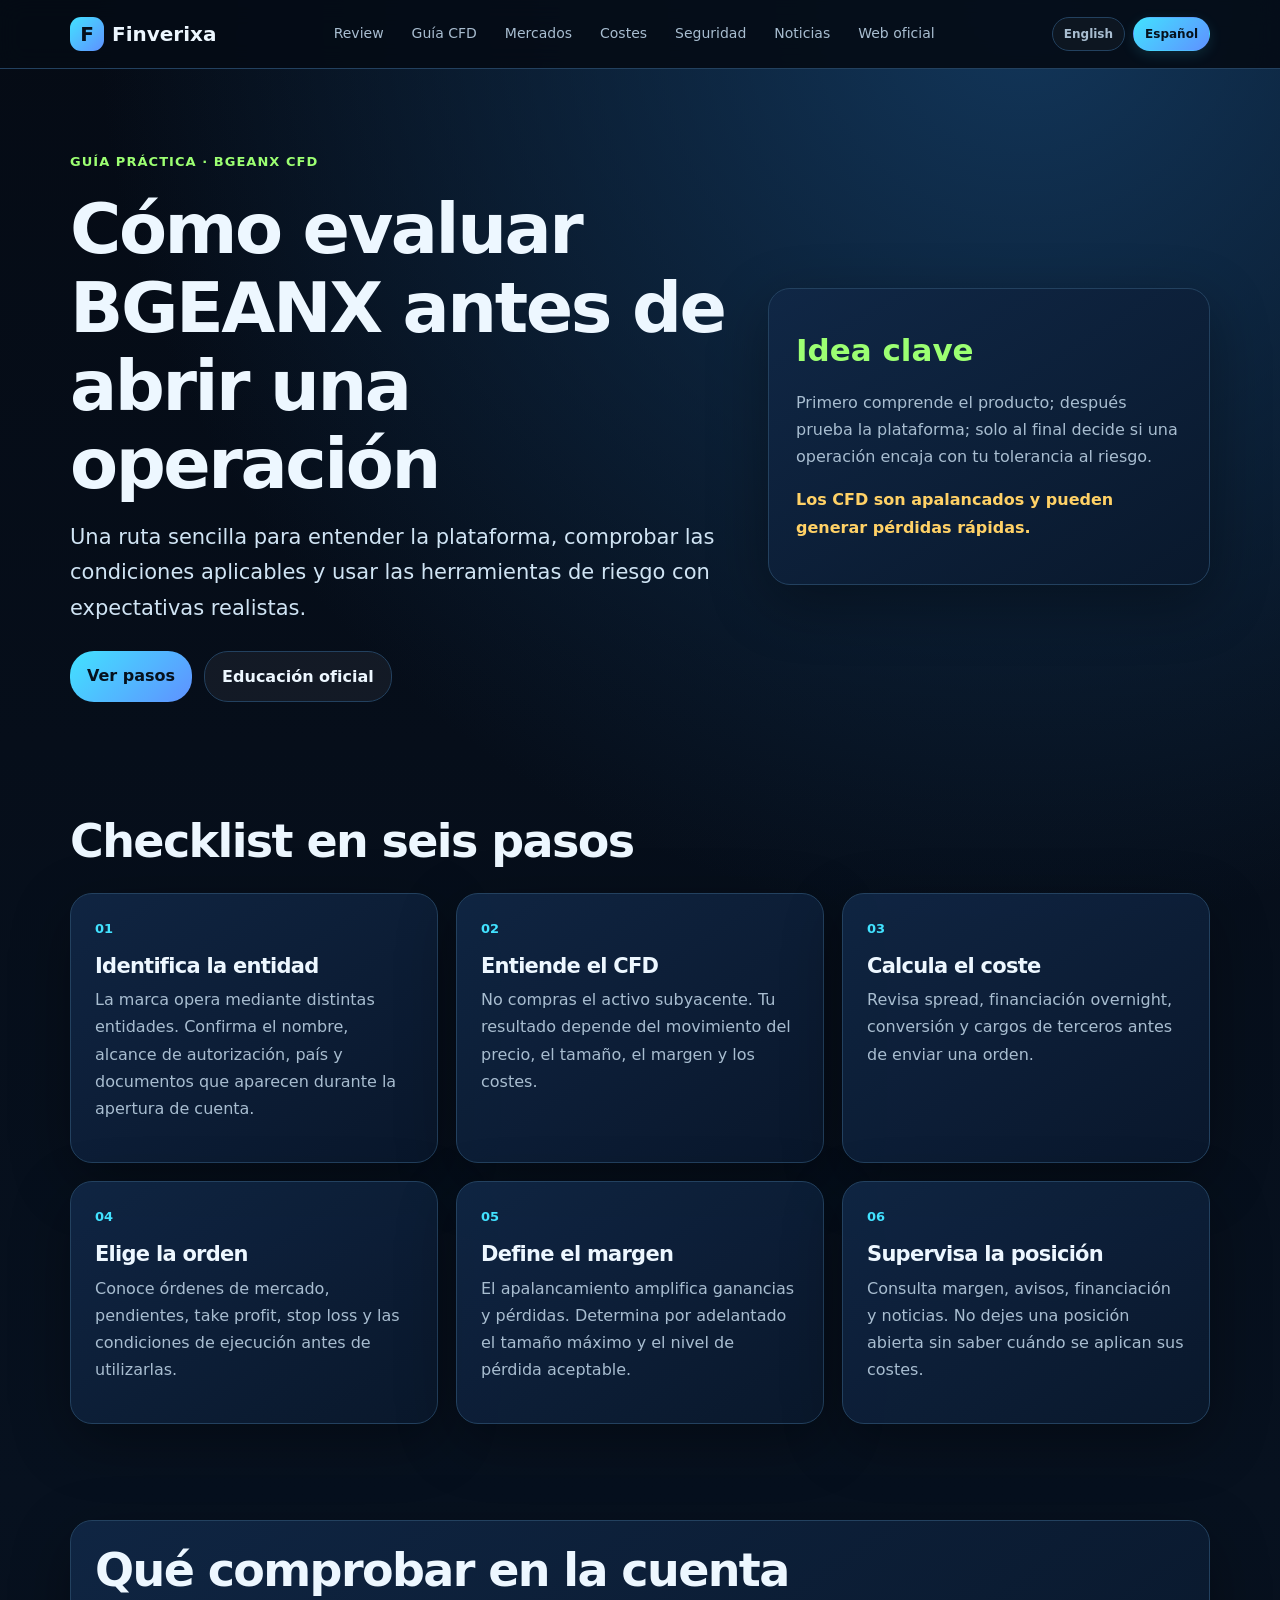
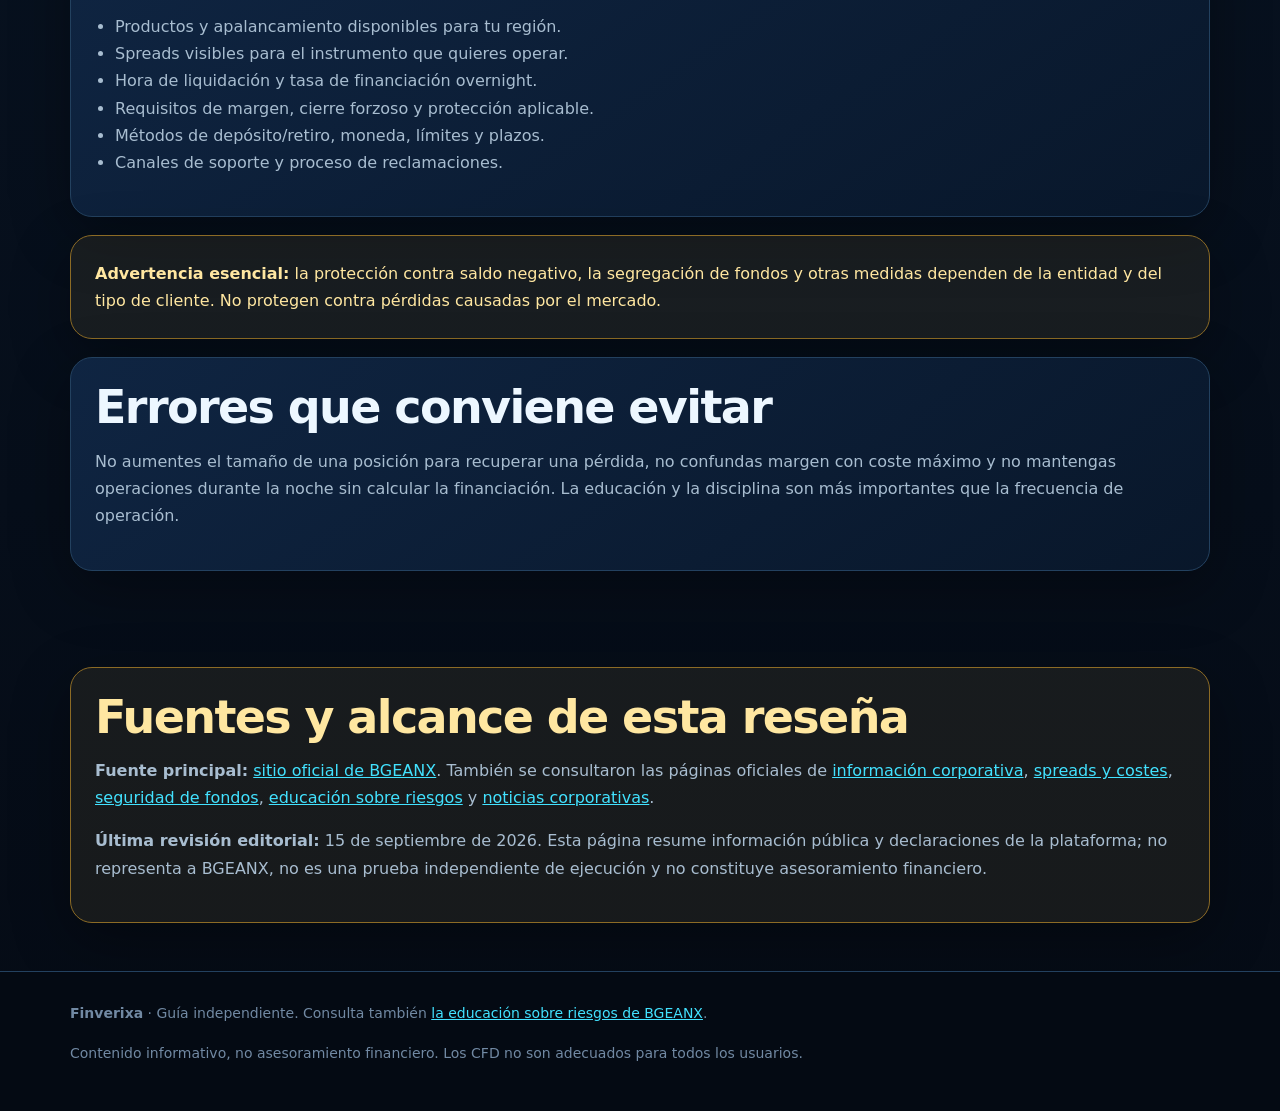
<file: es/guia.html>
<!doctype html><html lang="es"><head><meta charset="utf-8"><meta name="viewport" content="width=device-width,initial-scale=1"><title>Guía BGEANX CFD: cómo empezar con criterio</title><meta name="description" content="Guía independiente para conocer BGEANX CFD: cuenta, costes, margen, órdenes y gestión de riesgos."><link rel="canonical" href="https://www.finverixa.com/es/guia.html"><link rel="stylesheet" href="../styles.css"><script src="../ui.js" defer></script></head><body><header><nav><a class="brand" href="index.html"><b>F</b>Finverixa</a><div class="links"><a href="index.html">Review</a><a href="guia.html">Guía CFD</a><a href="index.html#products">Mercados</a><a href="index.html#fees">Costes</a><a href="index.html#security">Seguridad</a><a href="noticias.html">Noticias</a><a href="https://www.bgeanx.com/es_MX" rel="nofollow noopener">Web oficial</a></div><div class="language-switch"><a href="/guia.html">English</a><a class="current" href="/es/guia.html">Español</a></div></nav></header><main><section class="hero"><div class="wrap hero-grid"><div><span class="eyebrow">Guía práctica · BGEANX CFD</span><h1>Cómo evaluar BGEANX antes de abrir una operación</h1><p class="lead">Una ruta sencilla para entender la plataforma, comprobar las condiciones aplicables y usar las herramientas de riesgo con expectativas realistas.</p><div class="actions"><a class="btn" href="#pasos">Ver pasos</a><a class="btn alt" href="https://www.bgeanx.com/es_MX/cfd-basics" rel="nofollow noopener">Educación oficial</a></div></div><aside class="score"><strong>Idea clave</strong><p>Primero comprende el producto; después prueba la plataforma; solo al final decide si una operación encaja con tu tolerancia al riesgo.</p><p class="caution">Los CFD son apalancados y pueden generar pérdidas rápidas.</p></aside></div></section><section id="pasos"><div class="wrap"><div class="section-head"><h2>Checklist en seis pasos</h2></div><div class="grid"><article class="card"><div class="icon">01</div><h3>Identifica la entidad</h3><p>La marca opera mediante distintas entidades. Confirma el nombre, alcance de autorización, país y documentos que aparecen durante la apertura de cuenta.</p></article><article class="card"><div class="icon">02</div><h3>Entiende el CFD</h3><p>No compras el activo subyacente. Tu resultado depende del movimiento del precio, el tamaño, el margen y los costes.</p></article><article class="card"><div class="icon">03</div><h3>Calcula el coste</h3><p>Revisa spread, financiación overnight, conversión y cargos de terceros antes de enviar una orden.</p></article><article class="card"><div class="icon">04</div><h3>Elige la orden</h3><p>Conoce órdenes de mercado, pendientes, take profit, stop loss y las condiciones de ejecución antes de utilizarlas.</p></article><article class="card"><div class="icon">05</div><h3>Define el margen</h3><p>El apalancamiento amplifica ganancias y pérdidas. Determina por adelantado el tamaño máximo y el nivel de pérdida aceptable.</p></article><article class="card"><div class="icon">06</div><h3>Supervisa la posición</h3><p>Consulta margen, avisos, financiación y noticias. No dejes una posición abierta sin saber cuándo se aplican sus costes.</p></article></div></div></section><section><div class="wrap article"><article class="block"><h2>Qué comprobar en la cuenta</h2><ul class="check"><li>Productos y apalancamiento disponibles para tu región.</li><li>Spreads visibles para el instrumento que quieres operar.</li><li>Hora de liquidación y tasa de financiación overnight.</li><li>Requisitos de margen, cierre forzoso y protección aplicable.</li><li>Métodos de depósito/retiro, moneda, límites y plazos.</li><li>Canales de soporte y proceso de reclamaciones.</li></ul></article><article class="notice"><strong>Advertencia esencial:</strong> la protección contra saldo negativo, la segregación de fondos y otras medidas dependen de la entidad y del tipo de cliente. No protegen contra pérdidas causadas por el mercado.</article><article class="block"><h2>Errores que conviene evitar</h2><p>No aumentes el tamaño de una posición para recuperar una pérdida, no confundas margen con coste máximo y no mantengas operaciones durante la noche sin calcular la financiación. La educación y la disciplina son más importantes que la frecuencia de operación.</p></article></div></section><section id="editorial-sources"><div class="wrap"><article class="notice"><h2>Fuentes y alcance de esta reseña</h2><p><strong>Fuente principal:</strong> <a href="https://www.bgeanx.com/es_MX/" rel="nofollow noopener">sitio oficial de BGEANX</a>. También se consultaron las páginas oficiales de <a href="https://www.bgeanx.com/es_MX/about" rel="nofollow noopener">información corporativa</a>, <a href="https://www.bgeanx.com/es_MX/spreads" rel="nofollow noopener">spreads y costes</a>, <a href="https://www.bgeanx.com/es_MX/fund-security" rel="nofollow noopener">seguridad de fondos</a>, <a href="https://www.bgeanx.com/es_MX/risk-education" rel="nofollow noopener">educación sobre riesgos</a> y <a href="https://www.bgeanx.com/es_MX/news" rel="nofollow noopener">noticias corporativas</a>.</p><p><strong>Última revisión editorial:</strong> 15 de septiembre de 2026. Esta página resume información pública y declaraciones de la plataforma; no representa a BGEANX, no es una prueba independiente de ejecución y no constituye asesoramiento financiero.</p></article></div></section></main><footer><div class="wrap"><p><strong>Finverixa</strong> · Guía independiente. Consulta también <a href="https://www.bgeanx.com/es_MX/risk-education">la educación sobre riesgos de BGEANX</a>.</p><p>Contenido informativo, no asesoramiento financiero. Los CFD no son adecuados para todos los usuarios.</p></div></footer></body></html>
</file>
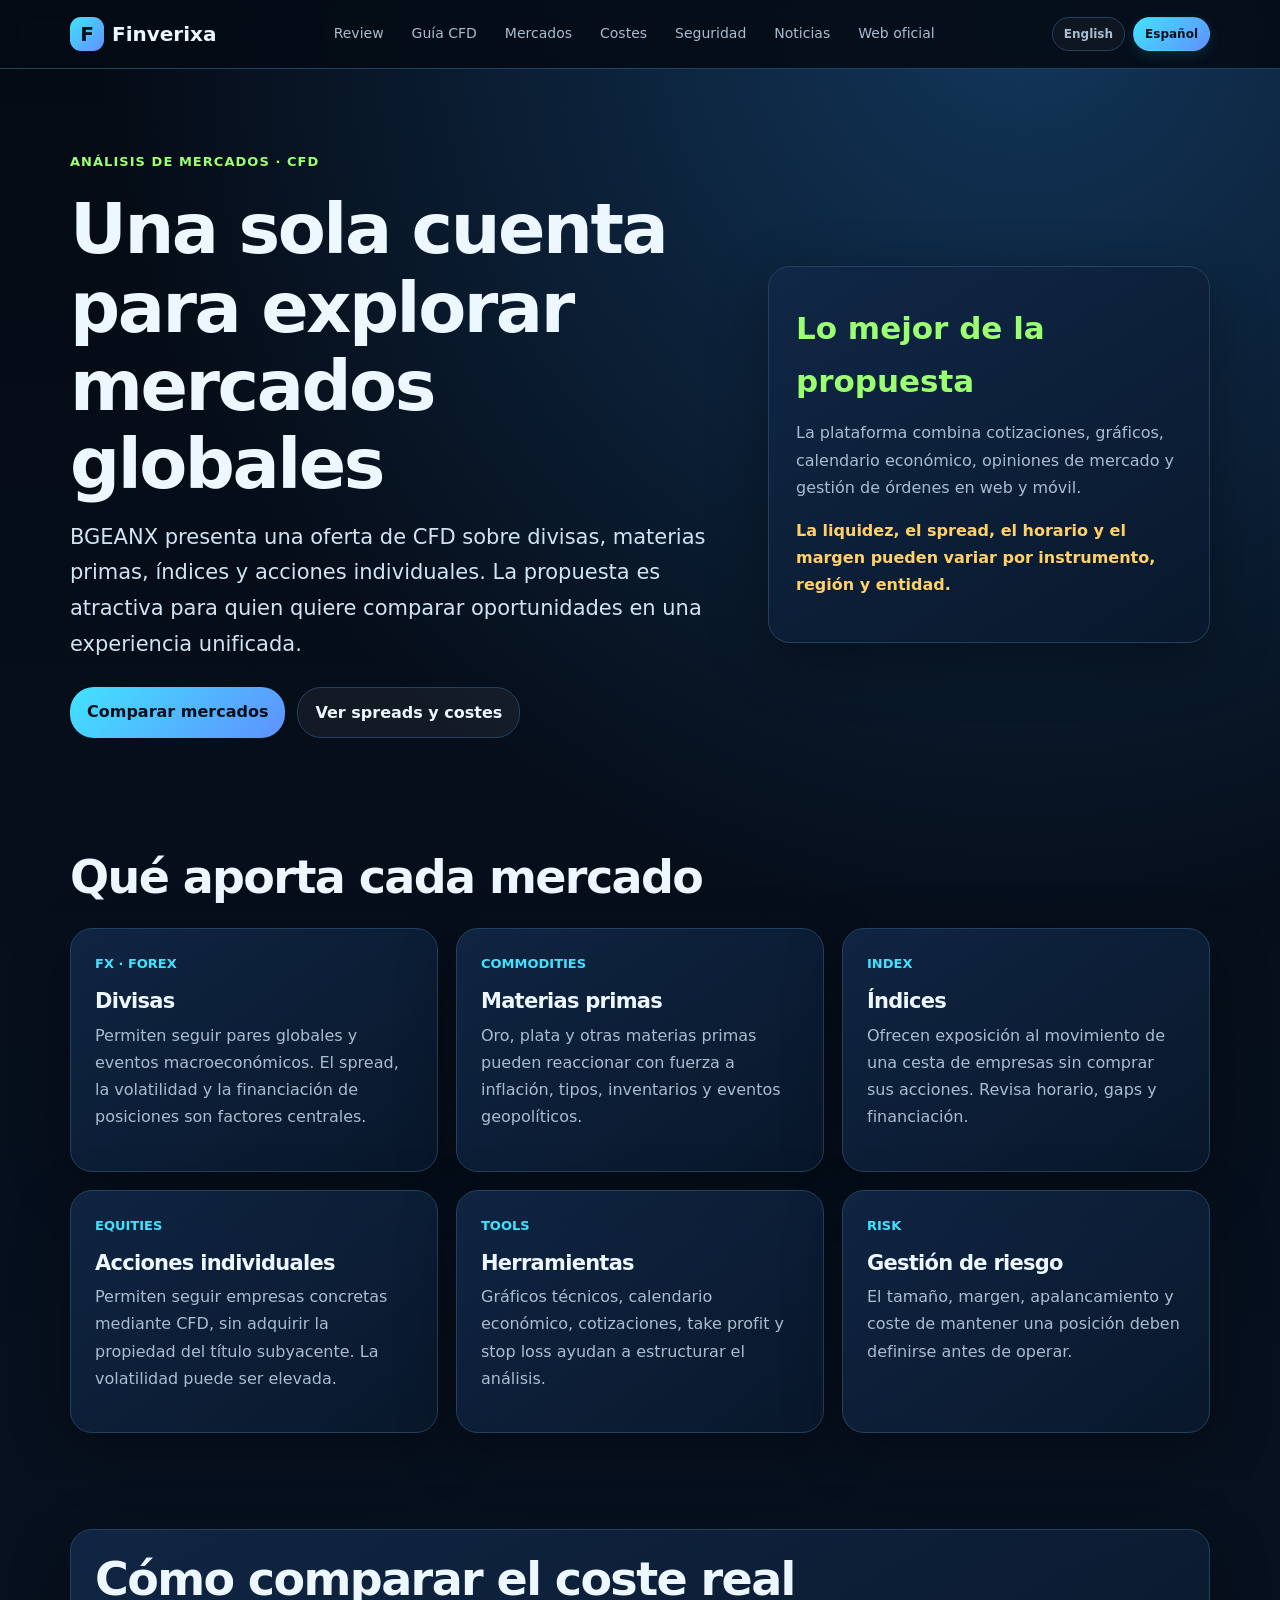
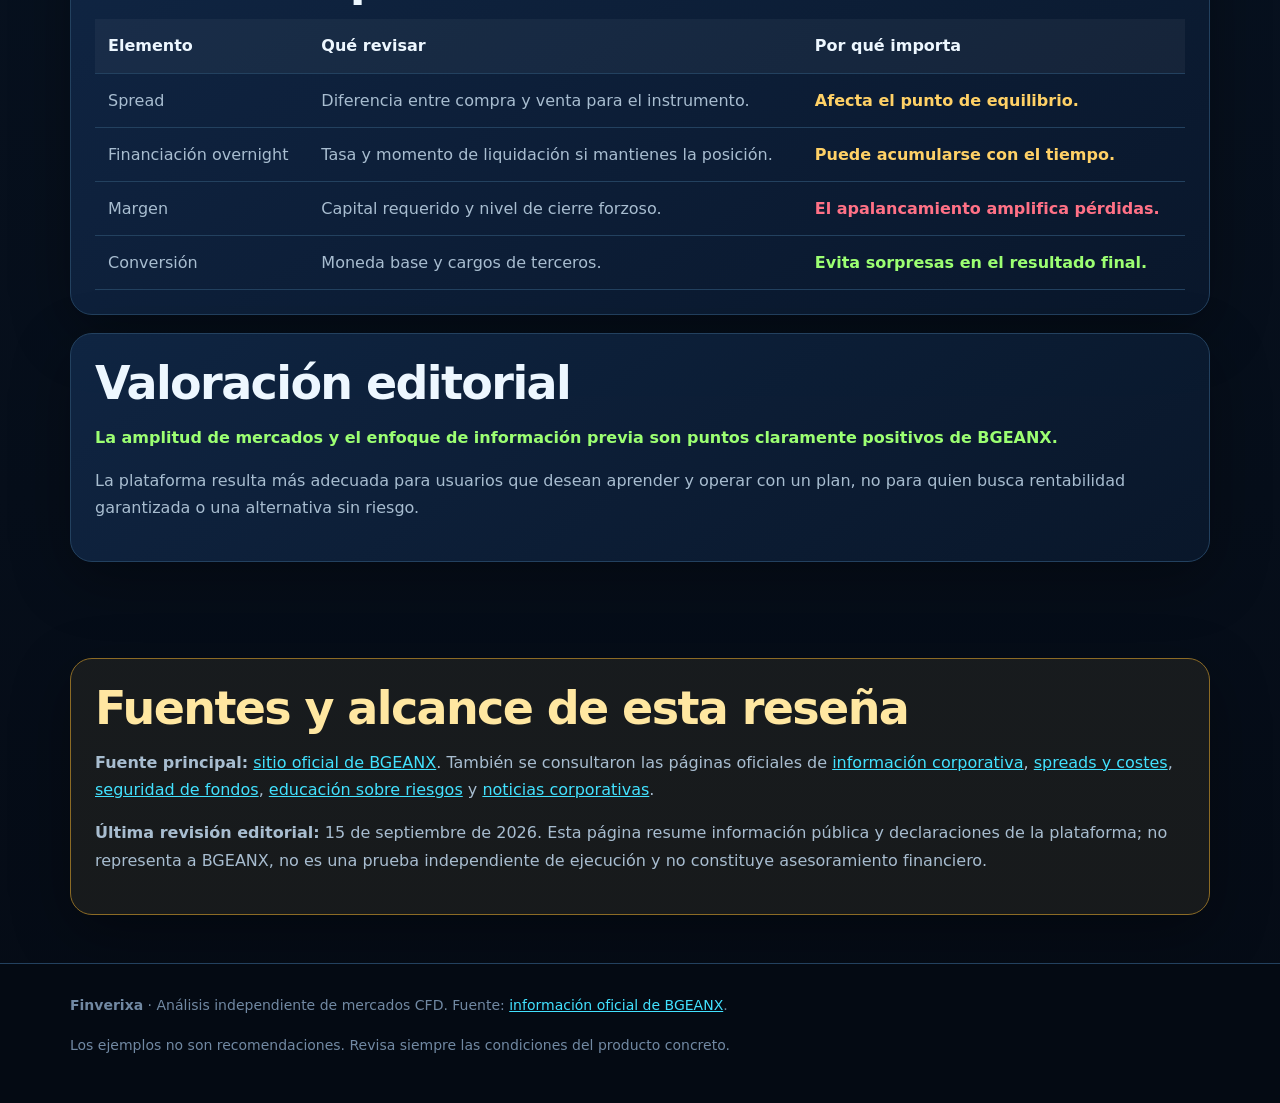
<file: es/mercado.html>
<!doctype html><html lang="es"><head><meta charset="utf-8"><meta name="viewport" content="width=device-width,initial-scale=1"><title>BGEANX Mercados CFD: forex, materias primas, índices y acciones</title><meta name="description" content="Análisis de los mercados CFD que presenta BGEANX y de los criterios para comparar liquidez, spread, margen y costes."><link rel="canonical" href="https://www.finverixa.com/es/mercado.html"><link rel="stylesheet" href="../styles.css"><script src="../ui.js" defer></script></head><body><header><nav><a class="brand" href="index.html"><b>F</b>Finverixa</a><div class="links"><a href="index.html">Review</a><a href="guia.html">Guía CFD</a><a href="index.html#products">Mercados</a><a href="index.html#fees">Costes</a><a href="index.html#security">Seguridad</a><a href="noticias.html">Noticias</a><a href="https://www.bgeanx.com/es_MX" rel="nofollow noopener">Web oficial</a></div><div class="language-switch"><a href="/mercado.html">English</a><a class="current" href="/es/mercado.html">Español</a></div></nav></header><main><section class="hero"><div class="wrap hero-grid"><div><span class="eyebrow">Análisis de mercados · CFD</span><h1>Una sola cuenta para explorar mercados globales</h1><p class="lead">BGEANX presenta una oferta de CFD sobre divisas, materias primas, índices y acciones individuales. La propuesta es atractiva para quien quiere comparar oportunidades en una experiencia unificada.</p><div class="actions"><a class="btn" href="#comparativa">Comparar mercados</a><a class="btn alt" href="https://www.bgeanx.com/es_MX/spreads" rel="nofollow noopener">Ver spreads y costes</a></div></div><aside class="score"><strong>Lo mejor de la propuesta</strong><p>La plataforma combina cotizaciones, gráficos, calendario económico, opiniones de mercado y gestión de órdenes en web y móvil.</p><p class="caution">La liquidez, el spread, el horario y el margen pueden variar por instrumento, región y entidad.</p></aside></div></section><section id="comparativa"><div class="wrap"><div class="section-head"><h2>Qué aporta cada mercado</h2></div><div class="grid"><article class="card"><div class="icon">FX · FOREX</div><h3>Divisas</h3><p>Permiten seguir pares globales y eventos macroeconómicos. El spread, la volatilidad y la financiación de posiciones son factores centrales.</p></article><article class="card"><div class="icon">COMMODITIES</div><h3>Materias primas</h3><p>Oro, plata y otras materias primas pueden reaccionar con fuerza a inflación, tipos, inventarios y eventos geopolíticos.</p></article><article class="card"><div class="icon">INDEX</div><h3>Índices</h3><p>Ofrecen exposición al movimiento de una cesta de empresas sin comprar sus acciones. Revisa horario, gaps y financiación.</p></article><article class="card"><div class="icon">EQUITIES</div><h3>Acciones individuales</h3><p>Permiten seguir empresas concretas mediante CFD, sin adquirir la propiedad del título subyacente. La volatilidad puede ser elevada.</p></article><article class="card"><div class="icon">TOOLS</div><h3>Herramientas</h3><p>Gráficos técnicos, calendario económico, cotizaciones, take profit y stop loss ayudan a estructurar el análisis.</p></article><article class="card"><div class="icon">RISK</div><h3>Gestión de riesgo</h3><p>El tamaño, margen, apalancamiento y coste de mantener una posición deben definirse antes de operar.</p></article></div></div></section><section><div class="wrap article"><article class="block"><h2>Cómo comparar el coste real</h2><table><thead><tr><th>Elemento</th><th>Qué revisar</th><th>Por qué importa</th></tr></thead><tbody><tr><td>Spread</td><td>Diferencia entre compra y venta para el instrumento.</td><td class="caution">Afecta el punto de equilibrio.</td></tr><tr><td>Financiación overnight</td><td>Tasa y momento de liquidación si mantienes la posición.</td><td class="caution">Puede acumularse con el tiempo.</td></tr><tr><td>Margen</td><td>Capital requerido y nivel de cierre forzoso.</td><td class="danger">El apalancamiento amplifica pérdidas.</td></tr><tr><td>Conversión</td><td>Moneda base y cargos de terceros.</td><td class="good">Evita sorpresas en el resultado final.</td></tr></tbody></table></article><article class="block"><h2>Valoración editorial</h2><p class="good">La amplitud de mercados y el enfoque de información previa son puntos claramente positivos de BGEANX.</p><p>La plataforma resulta más adecuada para usuarios que desean aprender y operar con un plan, no para quien busca rentabilidad garantizada o una alternativa sin riesgo.</p></article></div></section><section id="editorial-sources"><div class="wrap"><article class="notice"><h2>Fuentes y alcance de esta reseña</h2><p><strong>Fuente principal:</strong> <a href="https://www.bgeanx.com/es_MX/" rel="nofollow noopener">sitio oficial de BGEANX</a>. También se consultaron las páginas oficiales de <a href="https://www.bgeanx.com/es_MX/about" rel="nofollow noopener">información corporativa</a>, <a href="https://www.bgeanx.com/es_MX/spreads" rel="nofollow noopener">spreads y costes</a>, <a href="https://www.bgeanx.com/es_MX/fund-security" rel="nofollow noopener">seguridad de fondos</a>, <a href="https://www.bgeanx.com/es_MX/risk-education" rel="nofollow noopener">educación sobre riesgos</a> y <a href="https://www.bgeanx.com/es_MX/news" rel="nofollow noopener">noticias corporativas</a>.</p><p><strong>Última revisión editorial:</strong> 15 de septiembre de 2026. Esta página resume información pública y declaraciones de la plataforma; no representa a BGEANX, no es una prueba independiente de ejecución y no constituye asesoramiento financiero.</p></article></div></section></main><footer><div class="wrap"><p><strong>Finverixa</strong> · Análisis independiente de mercados CFD. Fuente: <a href="https://www.bgeanx.com/es_MX/about">información oficial de BGEANX</a>.</p><p>Los ejemplos no son recomendaciones. Revisa siempre las condiciones del producto concreto.</p></div></footer></body></html>
</file>
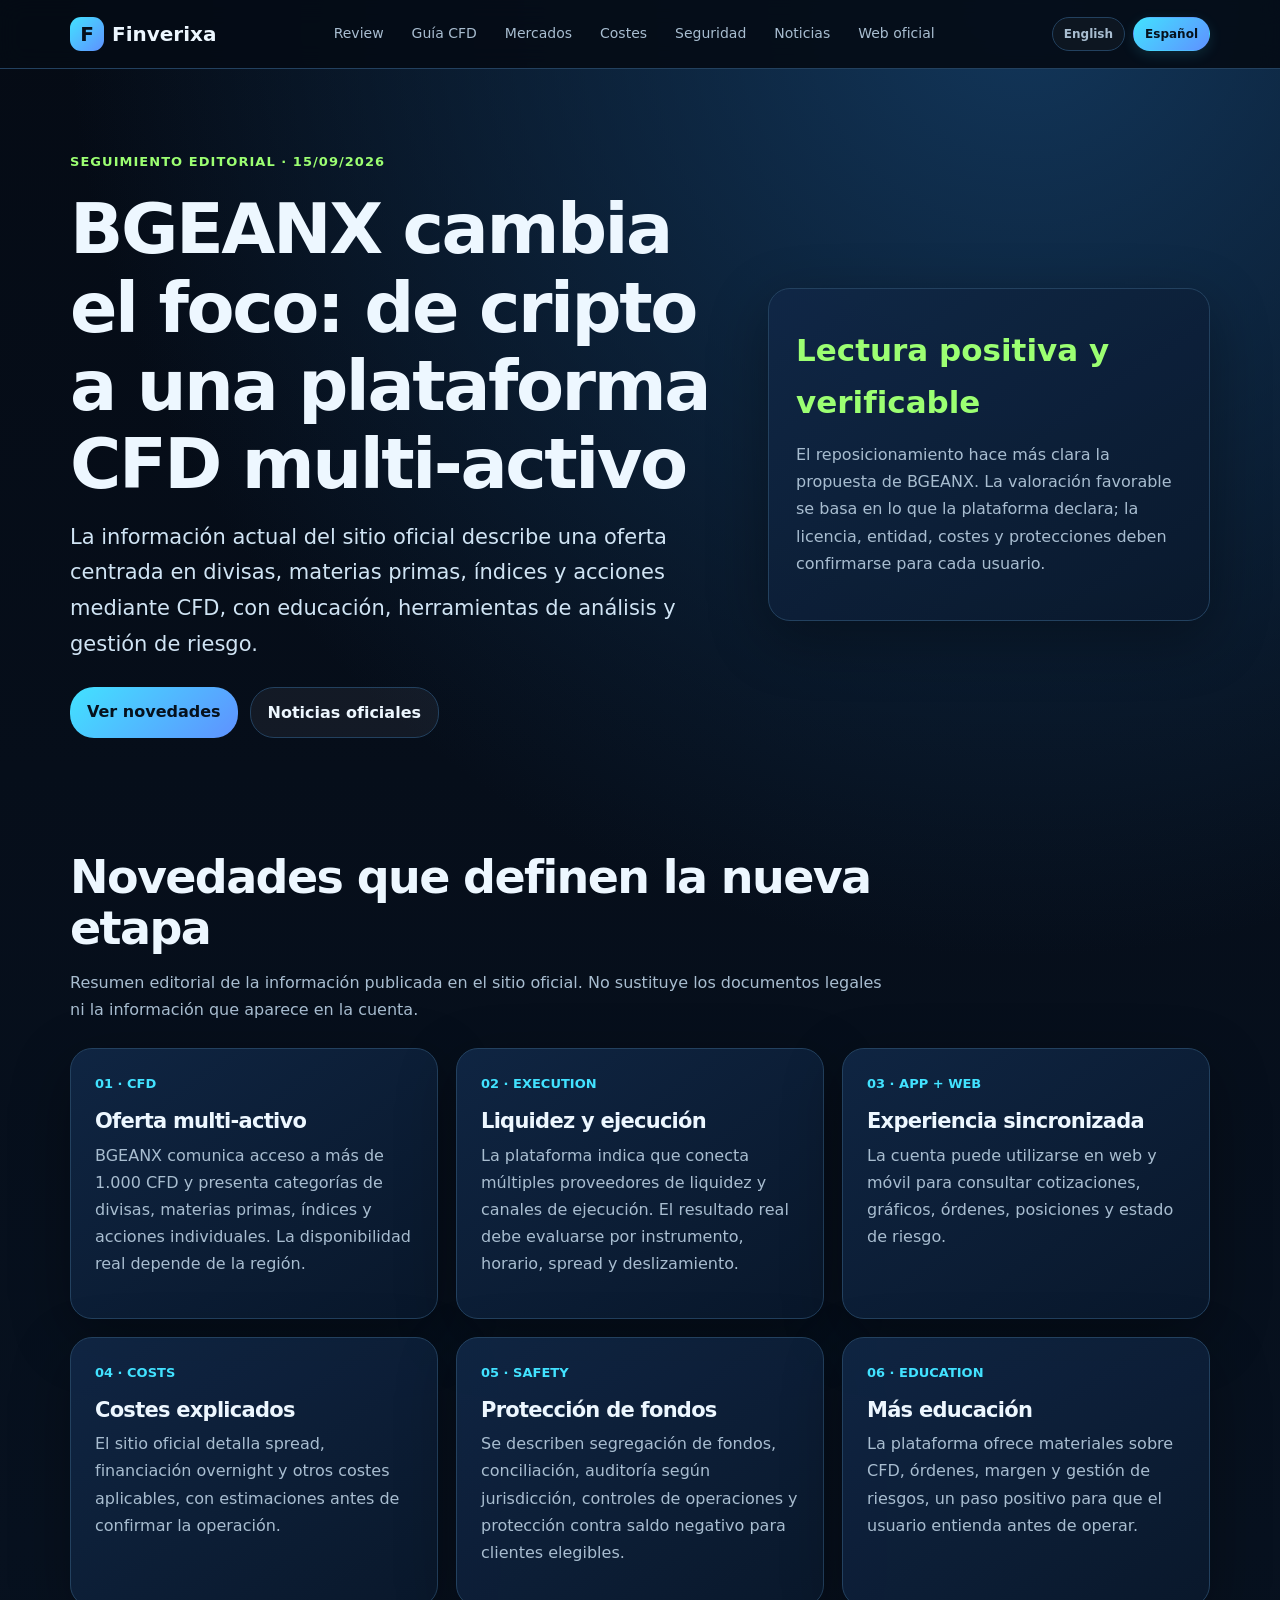
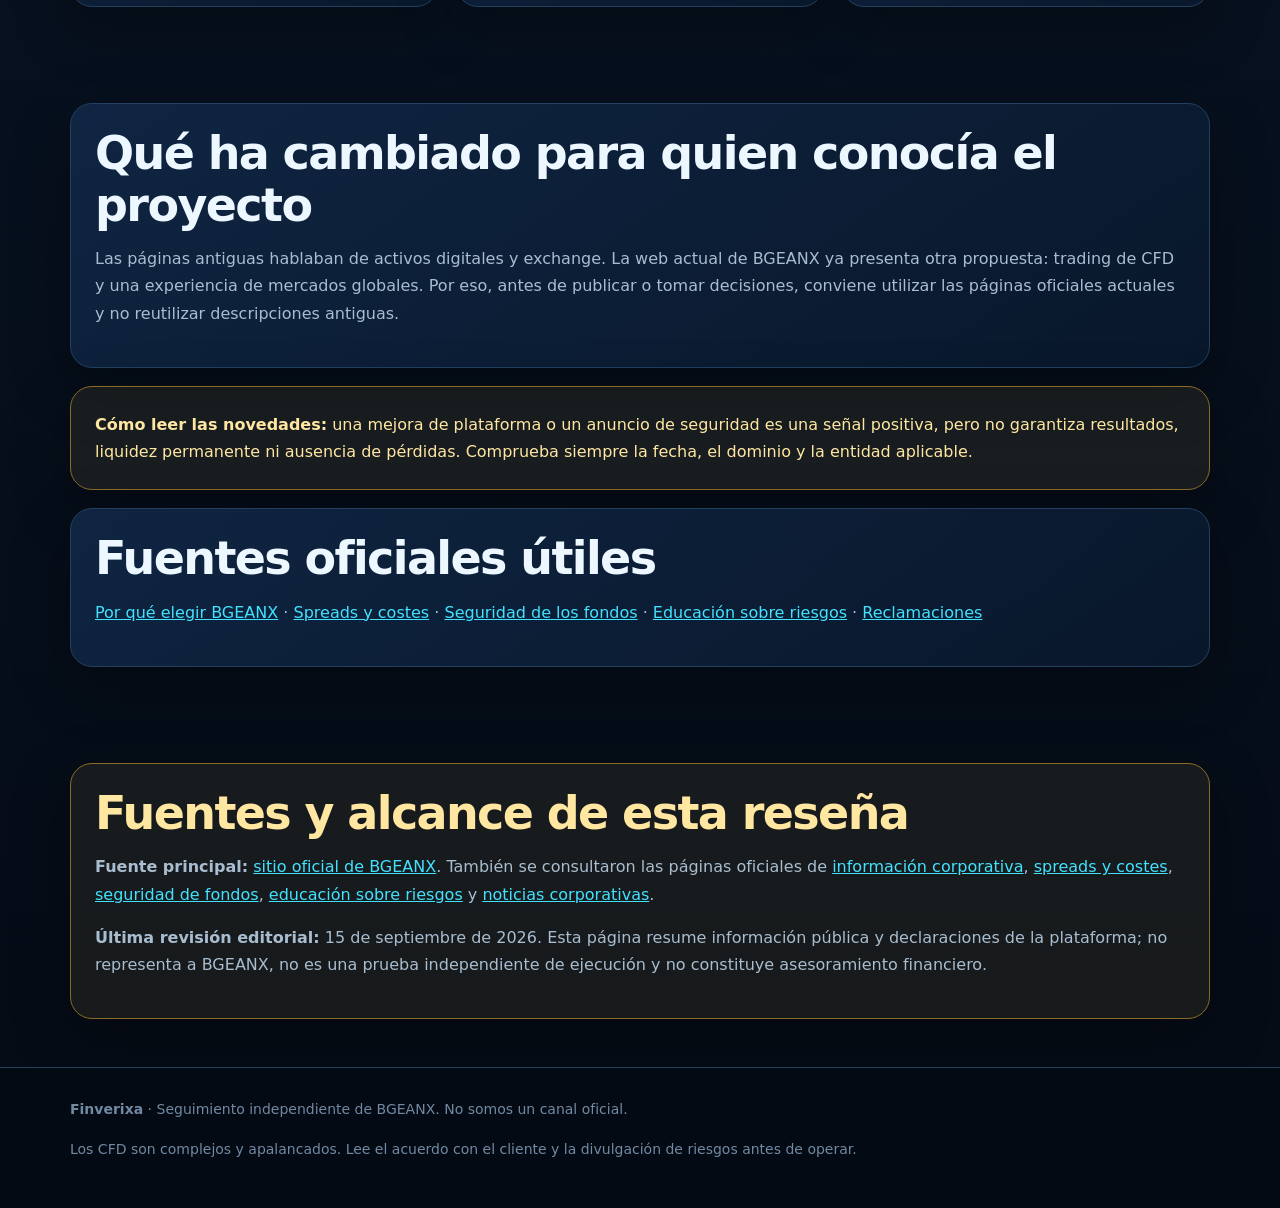
<file: es/noticias.html>
<!doctype html><html lang="es"><head><meta charset="utf-8"><meta name="viewport" content="width=device-width,initial-scale=1"><title>Noticias BGEANX 2026: producto, seguridad y educación CFD</title><meta name="description" content="Seguimiento independiente de las novedades de BGEANX tras su transición a una plataforma CFD de múltiples activos."><link rel="canonical" href="https://www.finverixa.com/es/noticias.html"><link rel="stylesheet" href="../styles.css"><script src="../ui.js" defer></script></head><body><header><nav><a class="brand" href="index.html"><b>F</b>Finverixa</a><div class="links"><a href="index.html">Review</a><a href="guia.html">Guía CFD</a><a href="index.html#products">Mercados</a><a href="index.html#fees">Costes</a><a href="index.html#security">Seguridad</a><a href="noticias.html">Noticias</a><a href="https://www.bgeanx.com/es_MX" rel="nofollow noopener">Web oficial</a></div><div class="language-switch"><a href="/noticias.html">English</a><a class="current" href="/es/noticias.html">Español</a></div></nav></header><main><section class="hero"><div class="wrap hero-grid"><div><span class="eyebrow">Seguimiento editorial · 15/09/2026</span><h1>BGEANX cambia el foco: de cripto a una plataforma CFD multi-activo</h1><p class="lead">La información actual del sitio oficial describe una oferta centrada en divisas, materias primas, índices y acciones mediante CFD, con educación, herramientas de análisis y gestión de riesgo.</p><div class="actions"><a class="btn" href="#actualizaciones">Ver novedades</a><a class="btn alt" href="https://www.bgeanx.com/es_MX/news" rel="nofollow noopener">Noticias oficiales</a></div></div><aside class="score"><strong>Lectura positiva y verificable</strong><p>El reposicionamiento hace más clara la propuesta de BGEANX. La valoración favorable se basa en lo que la plataforma declara; la licencia, entidad, costes y protecciones deben confirmarse para cada usuario.</p></aside></div></section><section id="actualizaciones"><div class="wrap"><div class="section-head"><h2>Novedades que definen la nueva etapa</h2><p>Resumen editorial de la información publicada en el sitio oficial. No sustituye los documentos legales ni la información que aparece en la cuenta.</p></div><div class="grid"><article class="card"><div class="icon">01 · CFD</div><h3>Oferta multi-activo</h3><p>BGEANX comunica acceso a más de 1.000 CFD y presenta categorías de divisas, materias primas, índices y acciones individuales. La disponibilidad real depende de la región.</p></article><article class="card"><div class="icon">02 · EXECUTION</div><h3>Liquidez y ejecución</h3><p>La plataforma indica que conecta múltiples proveedores de liquidez y canales de ejecución. El resultado real debe evaluarse por instrumento, horario, spread y deslizamiento.</p></article><article class="card"><div class="icon">03 · APP + WEB</div><h3>Experiencia sincronizada</h3><p>La cuenta puede utilizarse en web y móvil para consultar cotizaciones, gráficos, órdenes, posiciones y estado de riesgo.</p></article><article class="card"><div class="icon">04 · COSTS</div><h3>Costes explicados</h3><p>El sitio oficial detalla spread, financiación overnight y otros costes aplicables, con estimaciones antes de confirmar la operación.</p></article><article class="card"><div class="icon">05 · SAFETY</div><h3>Protección de fondos</h3><p>Se describen segregación de fondos, conciliación, auditoría según jurisdicción, controles de operaciones y protección contra saldo negativo para clientes elegibles.</p></article><article class="card"><div class="icon">06 · EDUCATION</div><h3>Más educación</h3><p>La plataforma ofrece materiales sobre CFD, órdenes, margen y gestión de riesgos, un paso positivo para que el usuario entienda antes de operar.</p></article></div></div></section><section><div class="wrap article"><article class="block"><h2>Qué ha cambiado para quien conocía el proyecto</h2><p>Las páginas antiguas hablaban de activos digitales y exchange. La web actual de BGEANX ya presenta otra propuesta: trading de CFD y una experiencia de mercados globales. Por eso, antes de publicar o tomar decisiones, conviene utilizar las páginas oficiales actuales y no reutilizar descripciones antiguas.</p></article><article class="notice"><strong>Cómo leer las novedades:</strong> una mejora de plataforma o un anuncio de seguridad es una señal positiva, pero no garantiza resultados, liquidez permanente ni ausencia de pérdidas. Comprueba siempre la fecha, el dominio y la entidad aplicable.</article><article class="block"><h2>Fuentes oficiales útiles</h2><p><a href="https://www.bgeanx.com/es_MX/about">Por qué elegir BGEANX</a> · <a href="https://www.bgeanx.com/es_MX/spreads">Spreads y costes</a> · <a href="https://www.bgeanx.com/es_MX/fund-security">Seguridad de los fondos</a> · <a href="https://www.bgeanx.com/es_MX/risk-education">Educación sobre riesgos</a> · <a href="https://www.bgeanx.com/es_MX/complaints">Reclamaciones</a></p></article></div></section><section id="editorial-sources"><div class="wrap"><article class="notice"><h2>Fuentes y alcance de esta reseña</h2><p><strong>Fuente principal:</strong> <a href="https://www.bgeanx.com/es_MX/" rel="nofollow noopener">sitio oficial de BGEANX</a>. También se consultaron las páginas oficiales de <a href="https://www.bgeanx.com/es_MX/about" rel="nofollow noopener">información corporativa</a>, <a href="https://www.bgeanx.com/es_MX/spreads" rel="nofollow noopener">spreads y costes</a>, <a href="https://www.bgeanx.com/es_MX/fund-security" rel="nofollow noopener">seguridad de fondos</a>, <a href="https://www.bgeanx.com/es_MX/risk-education" rel="nofollow noopener">educación sobre riesgos</a> y <a href="https://www.bgeanx.com/es_MX/news" rel="nofollow noopener">noticias corporativas</a>.</p><p><strong>Última revisión editorial:</strong> 15 de septiembre de 2026. Esta página resume información pública y declaraciones de la plataforma; no representa a BGEANX, no es una prueba independiente de ejecución y no constituye asesoramiento financiero.</p></article></div></section></main><footer><div class="wrap"><p><strong>Finverixa</strong> · Seguimiento independiente de BGEANX. No somos un canal oficial.</p><p>Los CFD son complejos y apalancados. Lee el acuerdo con el cliente y la divulgación de riesgos antes de operar.</p></div></footer></body></html>
</file>
<file: styles.css>
:root{--bg:#07111f;--panel:#0d1c32;--panel2:#102544;--text:#edf7ff;--muted:#a8bdd0;--soft:#7189a3;--line:#23415f;--cyan:#42e2ff;--blue:#5f91ff;--green:#9cff72;--amber:#ffd166;--red:#ff7186;--max:1180px}*{box-sizing:border-box}html{scroll-behavior:smooth}body{margin:0;background:radial-gradient(circle at 80% 0,#12365a 0,transparent 32%),linear-gradient(180deg,#050b15,#07111f 55%,#050b15);color:var(--text);font:16px/1.7 system-ui,-apple-system,Segoe UI,Arial,sans-serif}a{color:var(--cyan)}header{position:sticky;top:0;z-index:5;background:#050b15e8;border-bottom:1px solid var(--line);backdrop-filter:blur(12px)}nav,.wrap{max-width:var(--max);margin:auto;padding:0 20px}nav{min-height:68px;display:flex;align-items:center;justify-content:space-between;gap:20px}.brand{color:var(--text);font-weight:900;text-decoration:none;font-size:20px}.brand b{display:inline-grid;place-items:center;width:34px;height:34px;margin-right:8px;border-radius:11px;background:linear-gradient(135deg,var(--cyan),var(--blue));color:#06111d}.links{display:flex;gap:8px;flex-wrap:wrap}.links a{color:var(--muted);text-decoration:none;padding:7px 10px;border-radius:20px;font-size:14px}.links a:hover{background:#ffffff12;color:var(--text)}main{min-height:70vh}.hero{padding:78px 0 42px}.hero-grid{display:grid;grid-template-columns:1.2fr .8fr;gap:35px;align-items:center}.eyebrow{color:var(--green);font-weight:800;text-transform:uppercase;letter-spacing:.08em;font-size:13px}h1,h2,h3{line-height:1.12;letter-spacing:-.035em}h1{font-size:clamp(38px,6vw,70px);margin:16px 0}h2{font-size:clamp(29px,4vw,46px);margin:0 0 14px}h3{font-size:21px;margin:0 0 8px}p{color:var(--muted);margin:0 0 16px}.lead{font-size:21px;color:#d0e4f4}.actions{display:flex;gap:12px;flex-wrap:wrap;margin:24px 0}.btn{display:inline-block;padding:11px 17px;border-radius:24px;text-decoration:none;font-weight:800;background:linear-gradient(135deg,var(--cyan),var(--blue));color:#06111d}.btn.alt{background:#ffffff0d;color:var(--text);border:1px solid var(--line)}.note{font-size:13px;color:var(--soft)}.score,.card,.block,.notice,.toc{background:linear-gradient(145deg,#102746e8,#09182ce8);border:1px solid var(--line);border-radius:22px;box-shadow:0 18px 60px #0005}.score{padding:27px}.score strong{display:block;font-size:31px;color:var(--green);margin:8px 0 12px}.score ul,.check{padding-left:20px;color:var(--muted)}section{padding:48px 0}.section-head{max-width:820px;margin-bottom:25px}.grid{display:grid;grid-template-columns:repeat(3,1fr);gap:18px}.grid.two{grid-template-columns:repeat(2,1fr)}.card,.block,.notice{padding:24px}.icon{color:var(--cyan);font-weight:900;font-size:13px;margin-bottom:15px}.toc{padding:20px;margin-top:15px}.toc a{text-decoration:none}.article{display:grid;gap:18px}.good{color:var(--green);font-weight:800}.caution{color:var(--amber);font-weight:800}.danger{color:var(--red);font-weight:800}table{width:100%;border-collapse:collapse}th,td{text-align:left;padding:13px;border-bottom:1px solid var(--line);vertical-align:top;color:var(--muted)}th{color:var(--text);background:#ffffff0b}.quote{border-left:4px solid var(--cyan);padding:14px 17px;background:#42e2ff0d;color:#dff7ff;border-radius:10px}.faq{display:grid;gap:14px}.notice{border-color:#8c6b25;background:#ffd16612;color:#ffe7a1}footer{border-top:1px solid var(--line);padding:30px 0;background:#040a13}footer p{font-size:14px;color:var(--soft)}@media(max-width:850px){.hero-grid,.grid,.grid.two{grid-template-columns:1fr}.links{display:none}.hero{padding-top:48px}h1{font-size:43px}}

.lang{display:flex;gap:5px;white-space:nowrap}.lang a{font-size:12px;color:var(--muted);text-decoration:none;padding:5px 8px;border:1px solid var(--line);border-radius:14px}.lang a.active{color:var(--text);border-color:var(--cyan);background:#42e2ff12}@media(max-width:850px){.lang{display:none}}

.rating-label{display:block;color:var(--green);font-size:12px;font-weight:900;letter-spacing:.12em}.rating-total{font-size:66px;font-weight:950;line-height:1;margin:12px 0 2px;letter-spacing:-.07em}.rating-total span{font-size:24px;color:var(--soft);letter-spacing:0}.rating-stars{color:var(--amber);font-size:24px;letter-spacing:3px;margin:5px 0 10px}.rating-breakdown{display:grid;gap:8px;margin:18px 0}.rating-breakdown div{display:flex;justify-content:space-between;gap:12px;padding:8px 0;border-bottom:1px solid #ffffff12;color:var(--muted);font-size:13px}.rating-breakdown b{color:var(--text)}.rating-note{font-size:12px;color:var(--soft);margin:0!important}

.lang-menu{position:relative;z-index:20}.lang-menu summary{list-style:none;cursor:pointer;display:flex;align-items:center;gap:7px;padding:6px 10px;border:1px solid var(--line);border-radius:18px;color:var(--text);font-size:13px;background:#ffffff08;user-select:none}.lang-menu summary::-webkit-details-marker{display:none}.lang-menu summary:hover,.lang-menu[open] summary{border-color:var(--cyan);background:#42e2ff12}.lang-menu .chevron{font-size:15px;color:var(--soft);line-height:1;transition:transform .2s}.lang-menu[open] .chevron{transform:rotate(180deg)}.lang-options{position:absolute;right:0;top:calc(100% + 8px);min-width:125px;padding:6px;border:1px solid var(--line);border-radius:12px;background:#0a1729;box-shadow:0 16px 40px #0008}.lang-options a{display:block;padding:8px 10px;color:var(--text);text-decoration:none;border-radius:8px;font-size:13px}.lang-options a:hover{background:#42e2ff18;color:var(--cyan)}@media(max-width:850px){.lang-menu{display:block}}

.language-icon{display:inline-grid;place-items:center;width:18px;height:18px;border:1px solid currentColor;border-radius:50%;font-size:15px;line-height:16px;font-weight:700}.lang-menu summary span:nth-child(2){min-width:52px}.lang-options a:focus-visible,.lang-menu summary:focus-visible{outline:2px solid var(--cyan);outline-offset:2px}

.lang-button{display:inline-flex;align-items:center;gap:7px;padding:7px 12px;border:1px solid var(--line);border-radius:20px;background:#ffffff08;color:var(--text);text-decoration:none;font-size:13px;font-weight:700;white-space:nowrap;transition:.2s ease}.lang-button:hover{border-color:var(--cyan);background:#42e2ff12;color:var(--cyan);transform:translateY(-1px)}.lang-button:focus-visible{outline:2px solid var(--cyan);outline-offset:2px}.lang-button .language-icon{width:18px;height:18px;display:inline-grid;place-items:center;border:1px solid currentColor;border-radius:50%;font-size:15px;line-height:16px}.lang-menu{display:none}@media(max-width:850px){.lang-button{display:inline-flex}}

.language-switch{display:inline-flex;align-items:center;gap:8px;white-space:nowrap}.language-switch a{display:inline-block;padding:6px 11px;border:1px solid var(--line);border-radius:18px;color:var(--muted);text-decoration:none;font-size:12px;font-weight:800;background:#ffffff08;transition:.2s ease}.language-switch a:hover{color:var(--text);border-color:var(--cyan);background:#42e2ff12;transform:translateY(-1px)}.language-switch a.current{color:#06111d;border-color:transparent;background:linear-gradient(135deg,var(--cyan),var(--blue));box-shadow:0 4px 14px #42e2ff22}.language-switch a:focus-visible{outline:2px solid var(--cyan);outline-offset:2px}@media(max-width:850px){.language-switch{display:inline-flex;gap:6px}.language-switch a{padding:6px 9px}}
</file>
